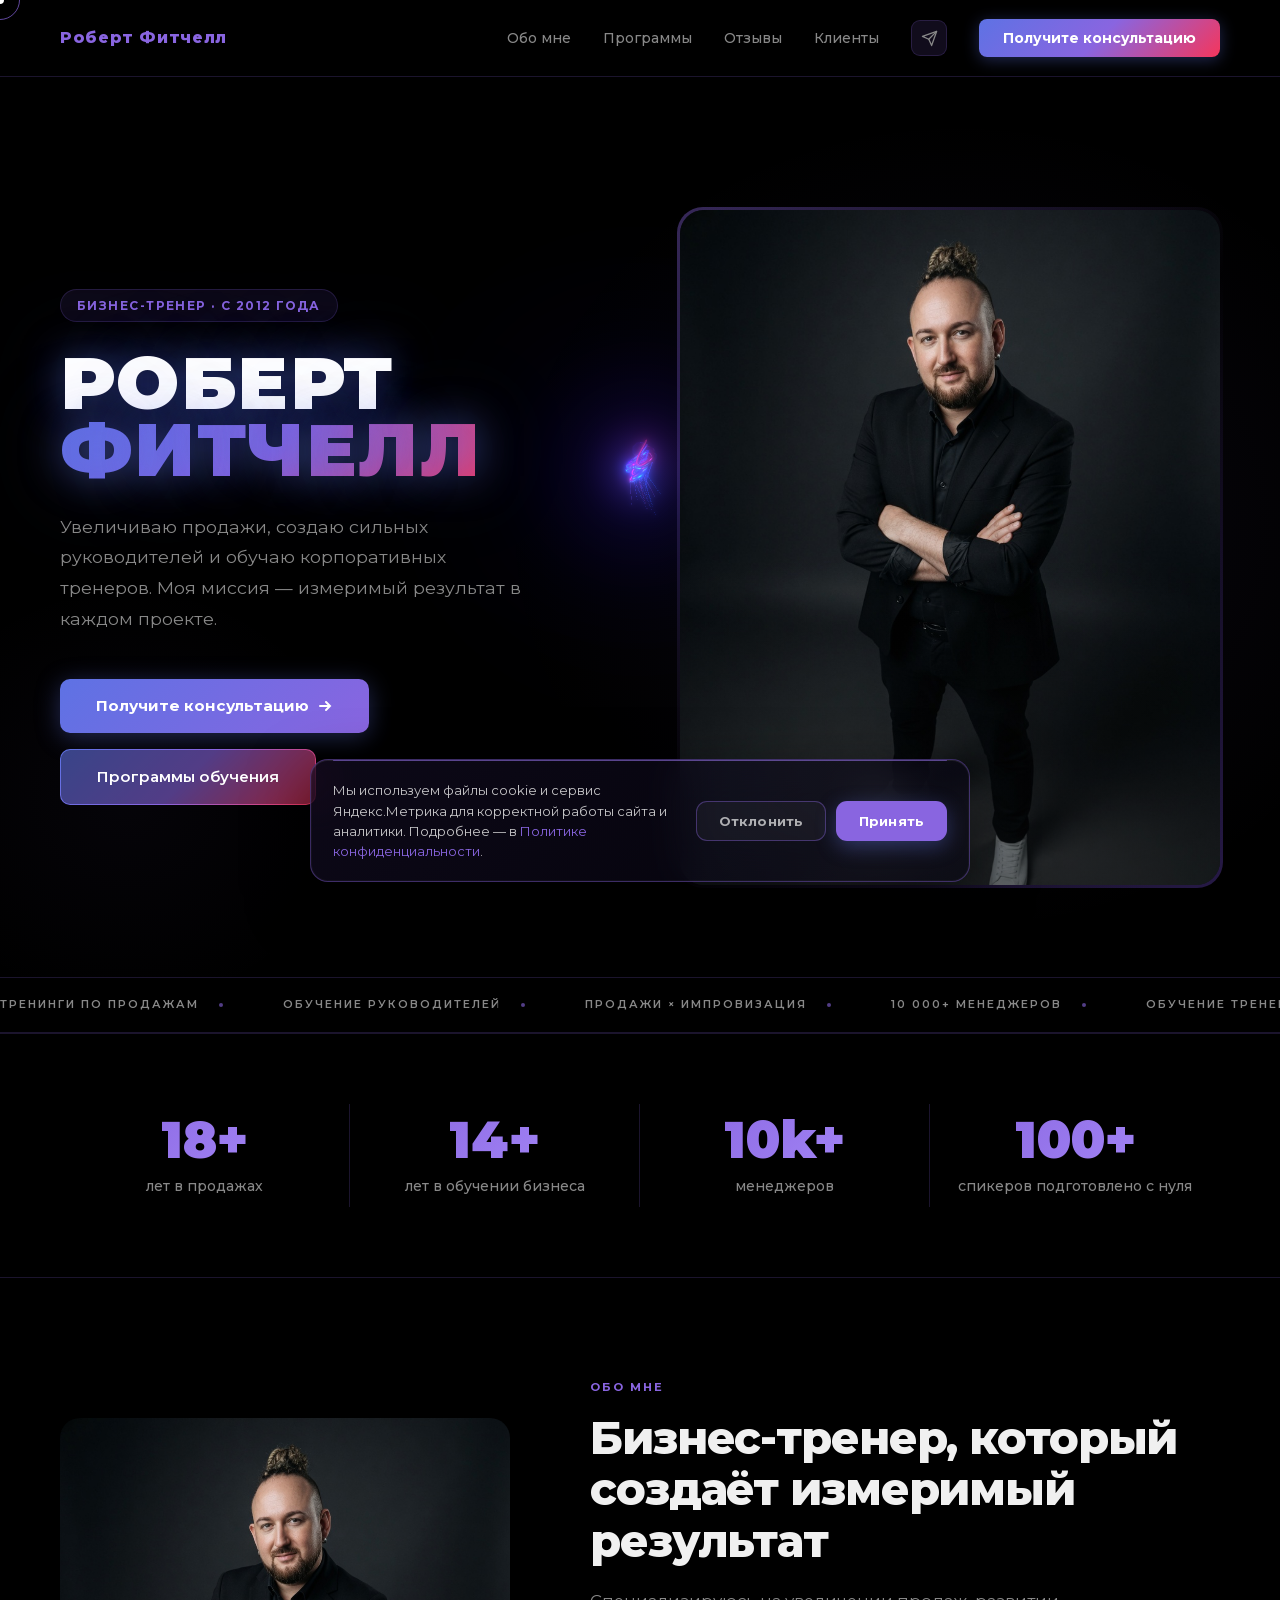
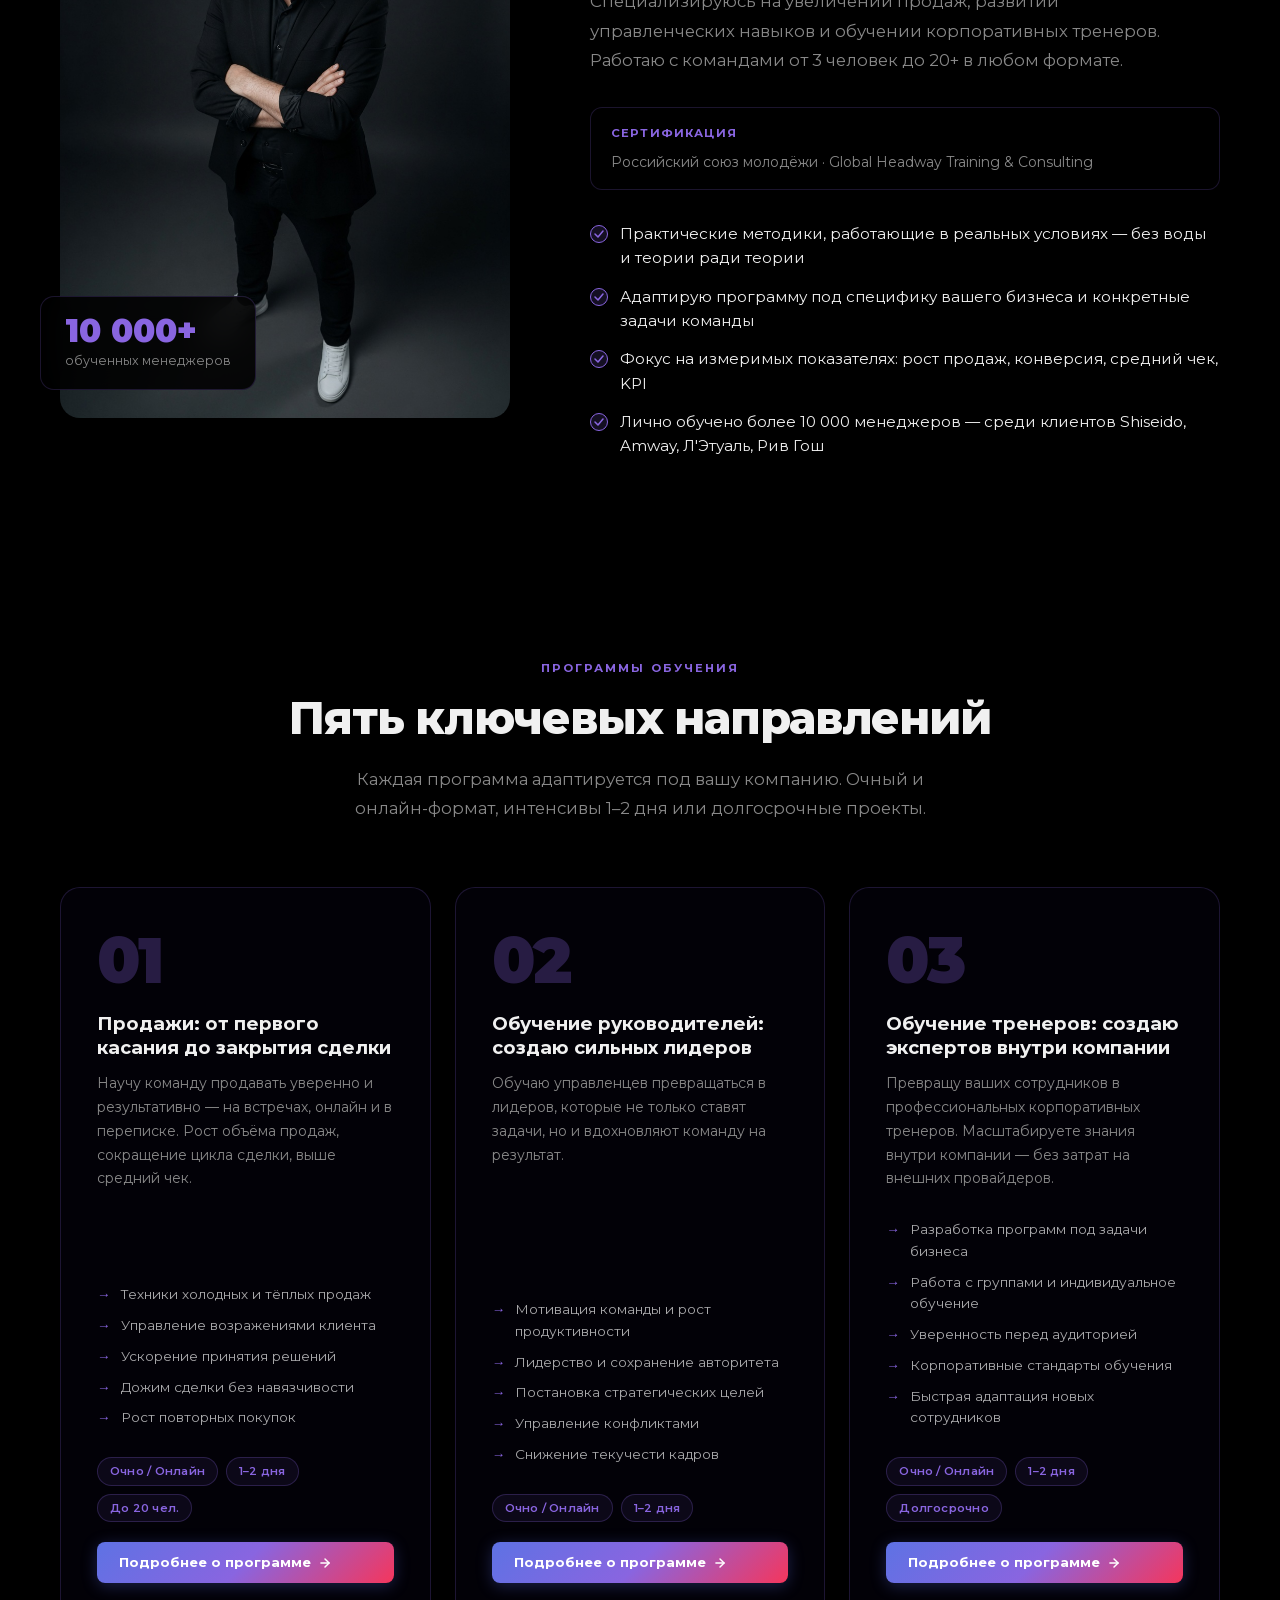
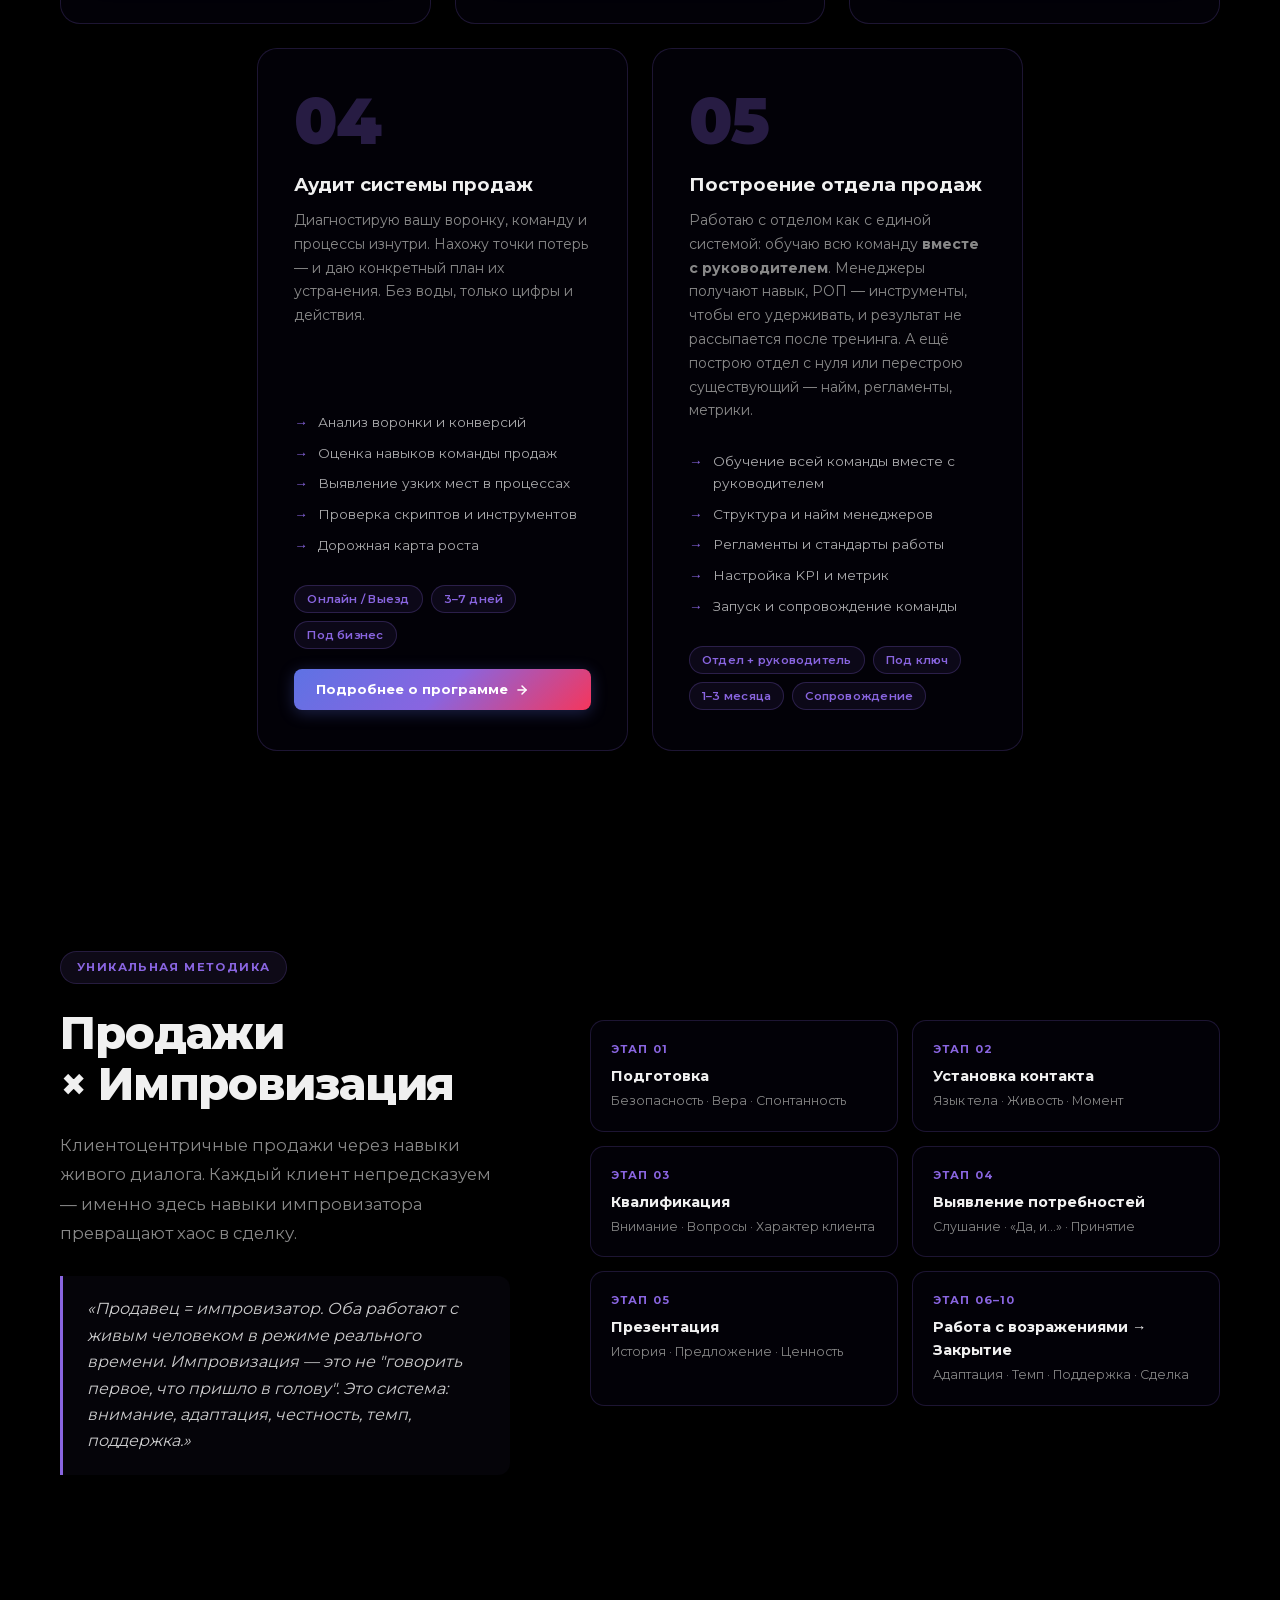
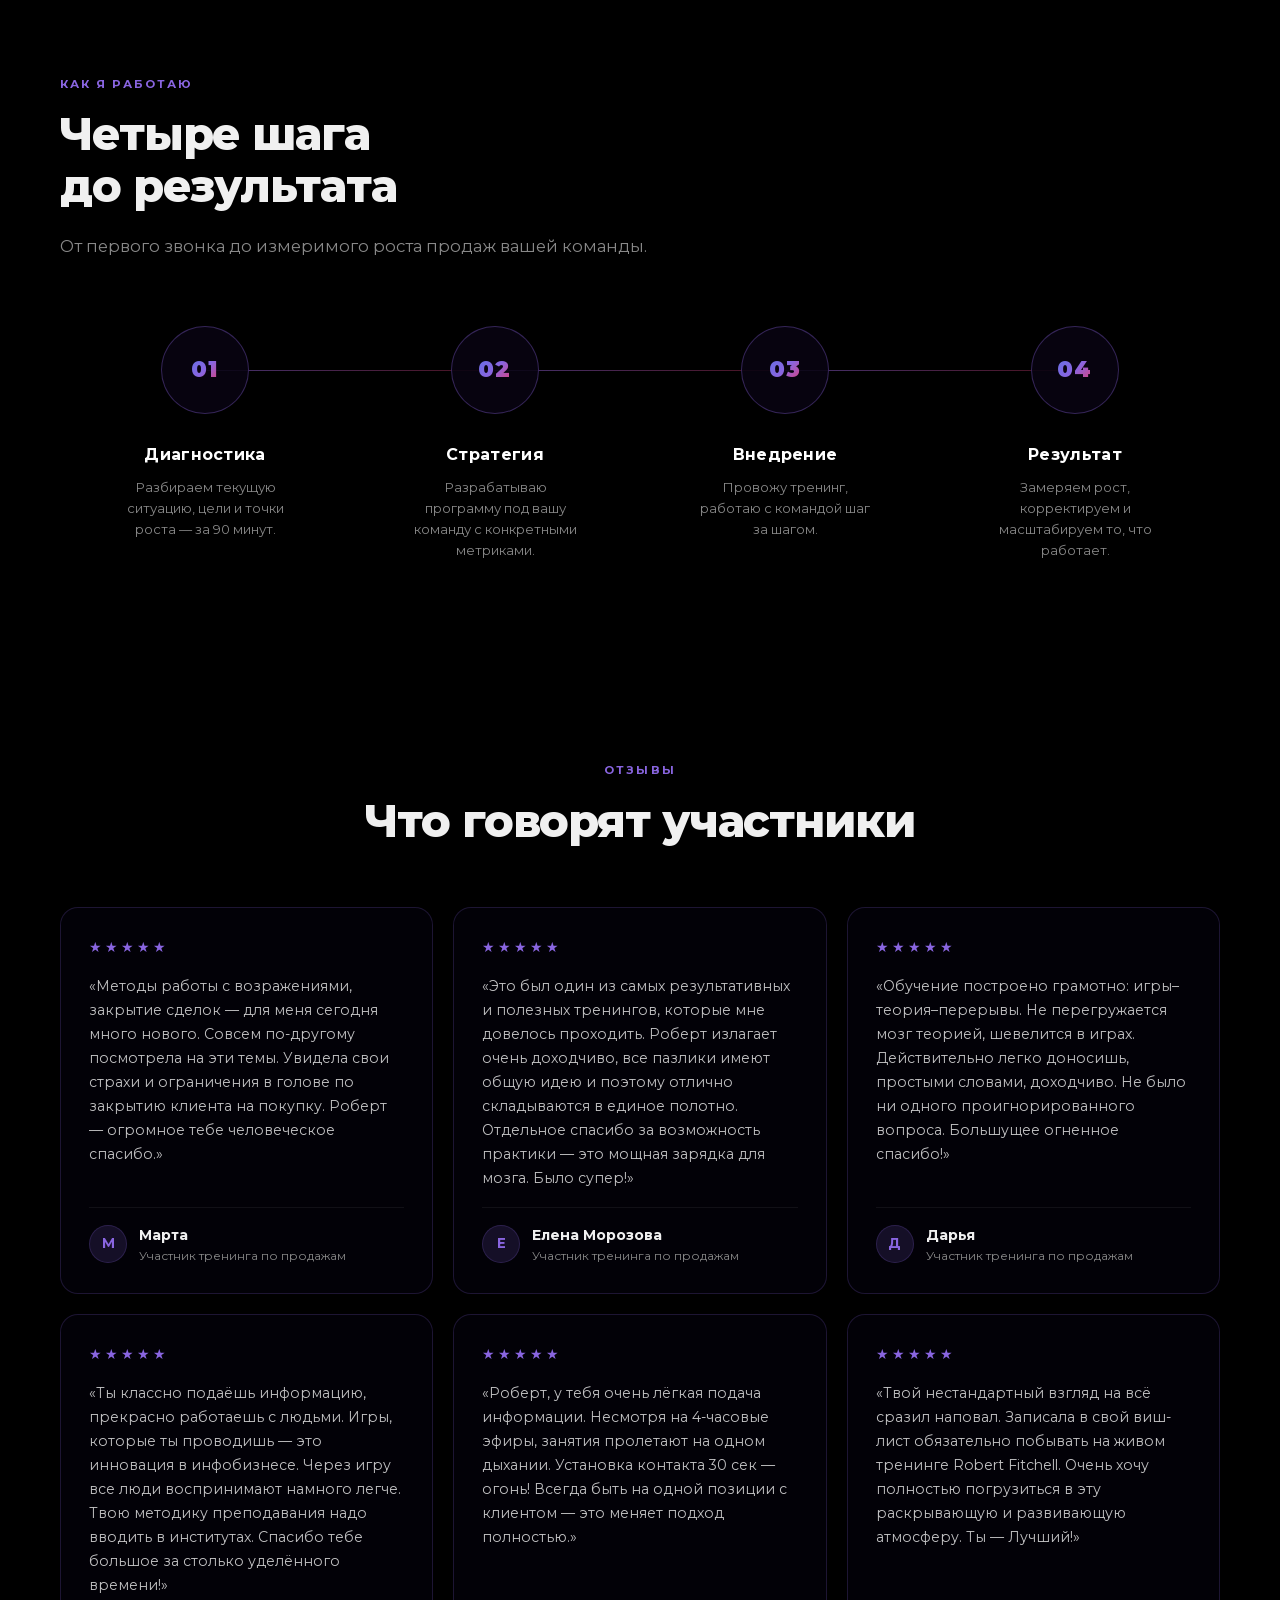
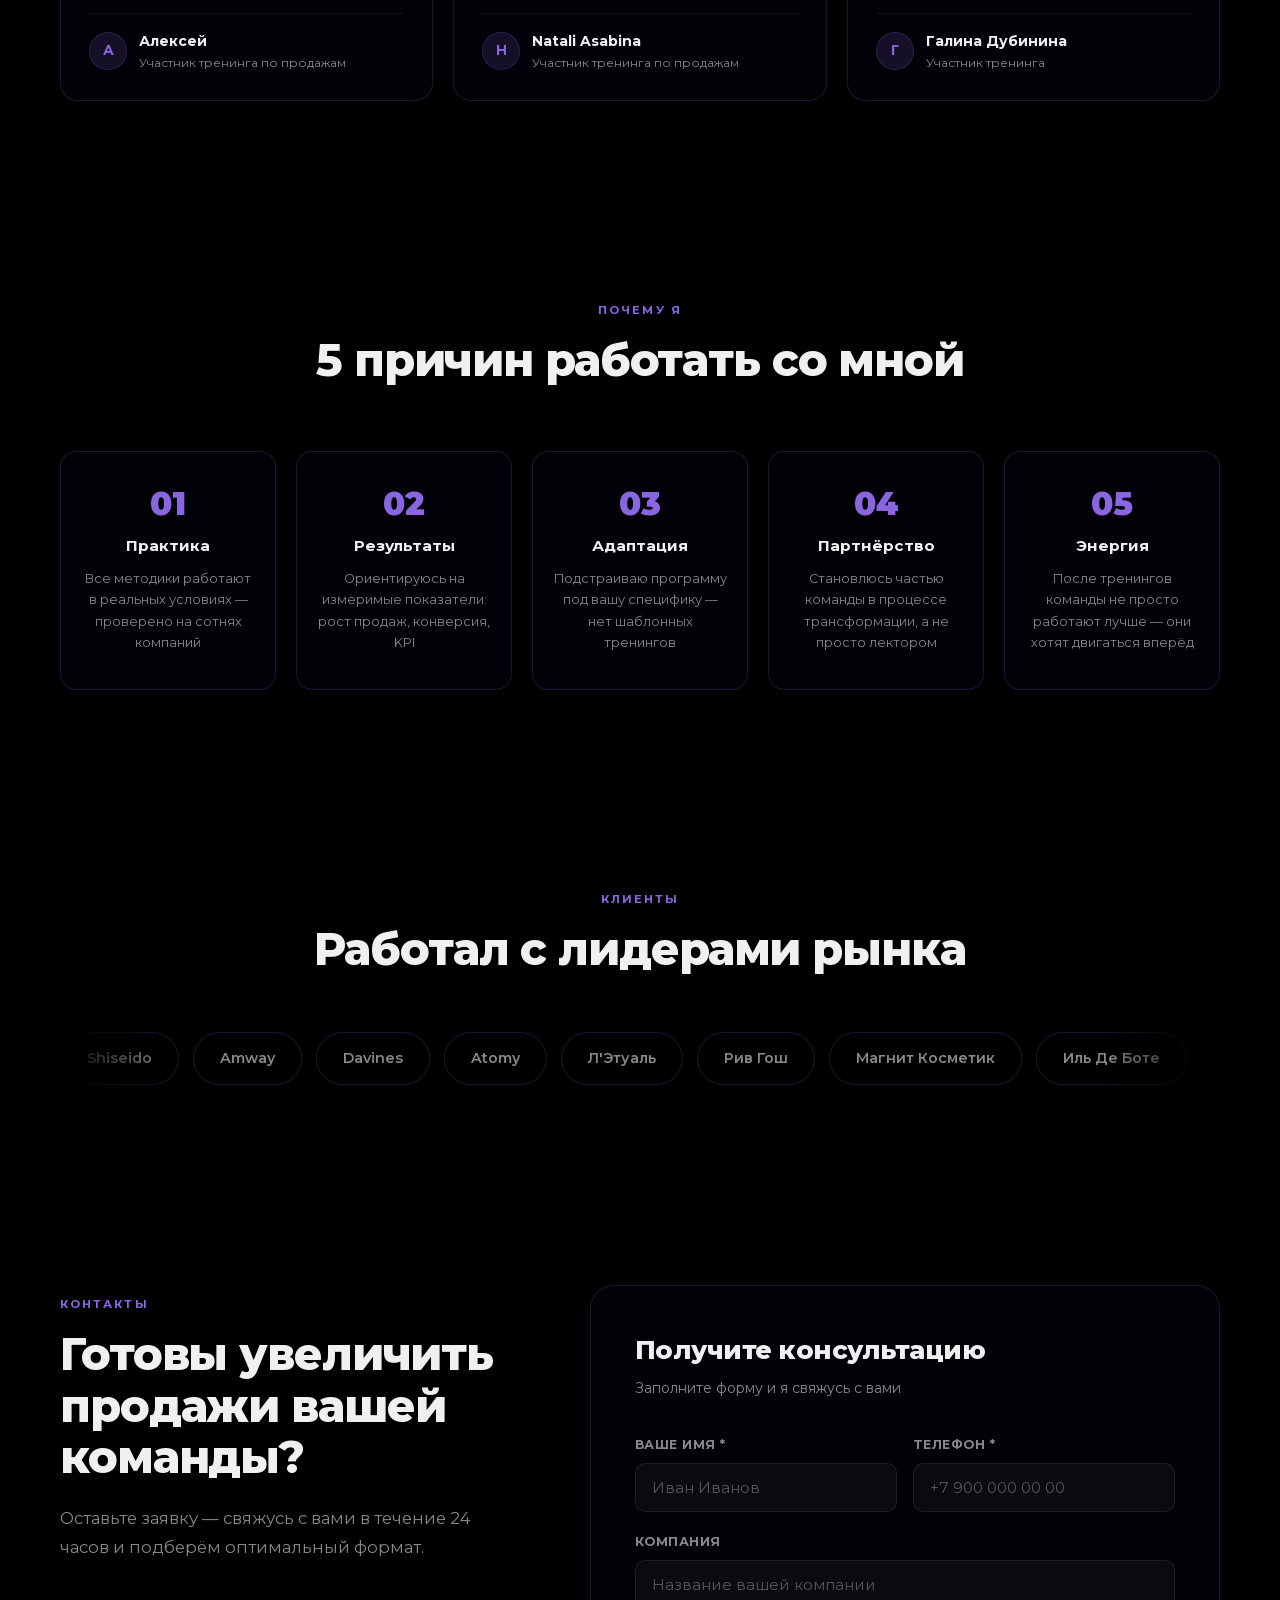
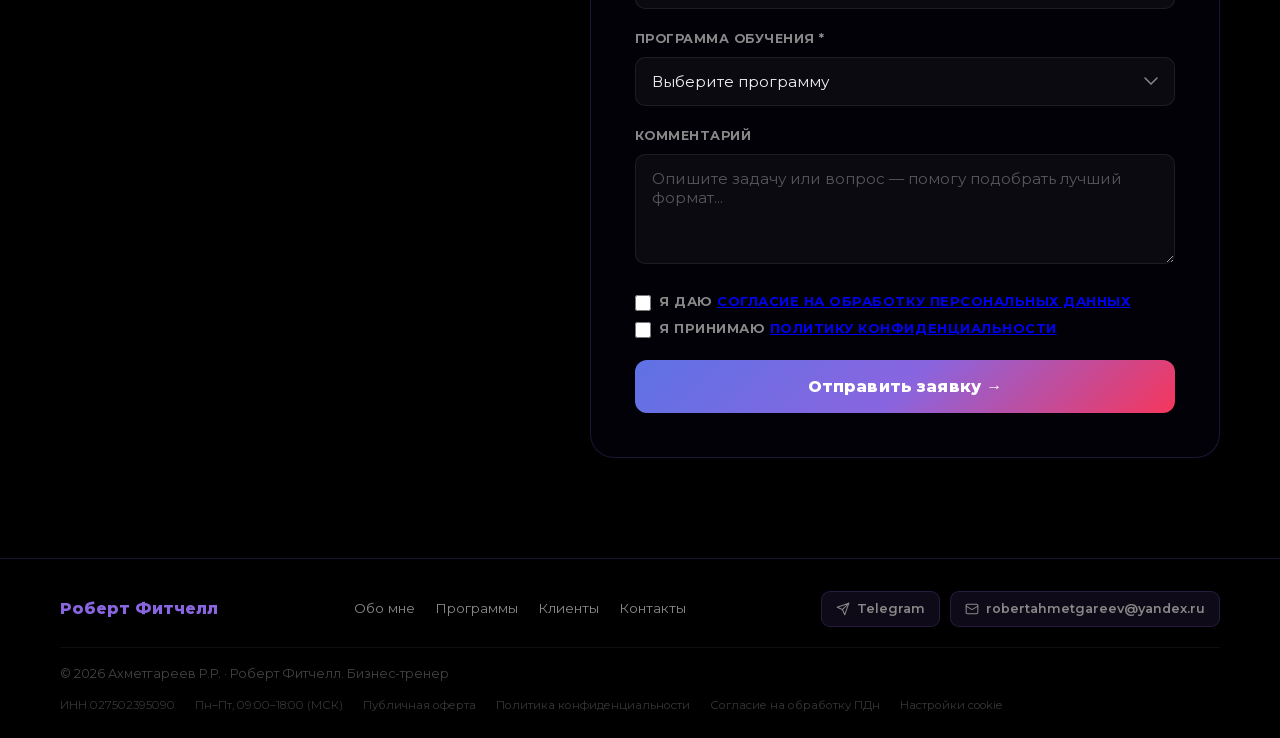
<file: index.html>
<!DOCTYPE html>
<html lang="ru">
<head>
    <meta charset="UTF-8">
    <meta name="viewport" content="width=device-width, initial-scale=1.0">
    <title>Роберт Фитчелл — Бизнес-тренер</title>
    <meta name="description" content="Увеличиваю продажи, создаю сильных руководителей и обучаю корпоративных тренеров. Корпоративные тренинги и консультации с измеримым результатом.">
    <meta property="og:type" content="website">
    <meta property="og:site_name" content="Роберт Фитчелл">
    <meta property="og:locale" content="ru_RU">
    <meta property="og:title" content="Роберт Фитчелл — бизнес-тренер">
    <meta property="og:description" content="Увеличиваю продажи, создаю сильных руководителей и обучаю корпоративных тренеров. Корпоративные тренинги и консультации с измеримым результатом.">
    <meta property="og:url" content="https://robertfitchell.ru/">
    <meta property="og:image" content="https://robertfitchell.ru/photo.jpg">
    <meta name="twitter:card" content="summary_large_image">
    <link rel="canonical" href="https://robertfitchell.ru/">
    <link rel="icon" type="image/svg+xml" href="favicon.svg">
    <link rel="stylesheet" href="/fonts.css">
    <style>

        *, *::before, *::after { box-sizing: border-box; margin: 0; padding: 0; }

        :root {
            --gold: #8965e0;
            --gold-light: #a78bfa;
            --gold-dark: #6040b0;
            --bg: transparent;
            --bg-2: rgba(0,0,0,0.65);
            --bg-3: rgba(0,0,0,0.75);
            --text: #f0f0f0;
            --muted: #888888;
            --border: rgba(137,101,224,0.2);
        }

        html { scroll-behavior: smooth; }
        html, body { overflow-x: hidden; }

        body {
            font-family: 'Montserrat', sans-serif;
            background: var(--bg);
            color: var(--text);
            line-height: 1.6;
            -webkit-font-smoothing: antialiased;
            width: 100%;
            max-width: 100vw;
            cursor: none;
        }

        @media (pointer: coarse) {
            body, a, button { cursor: auto; }
            .cursor, .cursor-ring { display: none; }
        }

        /* ── CUSTOM CURSOR ── */
        .cursor {
            width: 8px; height: 8px;
            background: #ffffff;
            border-radius: 50%;
            position: fixed;
            pointer-events: none;
            z-index: 9999;
            transform: translate(-50%,-50%);
            transition: width .3s, height .3s, background .3s;
        }
        .cursor-ring {
            width: 40px; height: 40px;
            border: 1.5px solid rgba(137, 101, 224, 0.7);
            border-radius: 50%;
            position: fixed;
            pointer-events: none;
            z-index: 9998;
            transform: translate(-50%,-50%);
            transition: width .3s, height .3s;
        }

        /* ── MARQUEE ── */
        .marquee-wrap {
            border-top: 1px solid var(--border);
            border-bottom: 1px solid var(--border);
            background: var(--bg-2);
            overflow: hidden;
            padding: 18px 0;
        }
        .marquee-track {
            display: flex;
            gap: 60px;
            animation: marquee 35s linear infinite;
            width: max-content;
        }
        .marquee-item {
            white-space: nowrap;
            font-size: 11px;
            font-weight: 600;
            letter-spacing: 2px;
            text-transform: uppercase;
            color: var(--muted);
            display: flex;
            align-items: center;
            gap: 20px;
        }
        .marquee-item .sep {
            width: 4px; height: 4px;
            border-radius: 50%;
            background: var(--gold);
            opacity: .6;
        }
        @keyframes marquee {
            from { transform: translateX(0); }
            to   { transform: translateX(-50%); }
        }

        /* ── NAV ── */
        nav {
            position: fixed;
            top: 0; left: 0; right: 0;
            z-index: 100;
            padding: 20px 60px;
            display: flex;
            justify-content: space-between;
            align-items: center;
            background: rgba(0,0,0,0.72);
            backdrop-filter: blur(20px);
            -webkit-backdrop-filter: blur(20px);
            border-bottom: 1px solid var(--border);
            transition: padding 0.3s;
        }

        .nav-logo {
            font-size: 1rem;
            font-weight: 800;
            letter-spacing: 0.04em;
            color: var(--gold);
            text-decoration: none;
        }

        .nav-links {
            display: flex;
            gap: 32px;
            list-style: none;
            align-items: center;
        }

        .nav-links a {
            color: var(--muted);
            text-decoration: none;
            font-size: 0.875rem;
            font-weight: 500;
            transition: color 0.2s;
        }

        .nav-links a:hover { color: var(--gold); }

        .nav-cta {
            background: linear-gradient(135deg, #5e72e4, #8965e0, #f5365c) !important;
            color: #fff !important;
            padding: 10px 24px;
            border-radius: 8px;
            font-weight: 700 !important;
            font-size: 0.875rem !important;
            transition: opacity 0.2s, transform 0.2s !important;
            box-shadow: 0 3px 16px rgba(94,114,228,.35) !important;
        }

        .nav-cta:hover { opacity: .85 !important; transform: translateY(-1px); }

        .nav-social {
            display: inline-flex; align-items: center; justify-content: center;
            width: 36px; height: 36px; border-radius: 9px;
            background: rgba(137,101,224,0.12); border: 1px solid var(--border);
            color: rgba(255,255,255,0.55); transition: background 0.2s, color 0.2s, border-color 0.2s;
            text-decoration: none;
        }
        .nav-social:hover { background: rgba(137,101,224,0.28); color: #fff; border-color: rgba(137,101,224,0.45); }

        .footer-social {
            display: inline-flex; align-items: center; gap: 7px;
            background: rgba(137,101,224,0.1); border: 1px solid var(--border);
            border-radius: 9px; padding: 7px 14px;
            color: var(--muted); font-size: 0.8rem; font-weight: 600;
            text-decoration: none; transition: background 0.2s, color 0.2s, border-color 0.2s;
        }
        .footer-social:hover { background: rgba(137,101,224,0.22); color: #fff; border-color: rgba(137,101,224,0.4); }

        /* ── HERO ── */
        #hero {
            min-height: 100svh;
            min-height: 100vh;
            display: flex;
            align-items: center;
            padding: 120px 60px 80px;
            position: relative;
            overflow: hidden;
        }

        .hero-bg {
            position: absolute;
            inset: 0;
            background:
                radial-gradient(ellipse 55% 70% at 75% 50%, rgba(137,101,224,0.07) 0%, transparent 65%),
                radial-gradient(ellipse 30% 40% at 10% 80%, rgba(137,101,224,0.04) 0%, transparent 60%);
            pointer-events: none;
        }

        .hero-grid {
            display: grid;
            grid-template-columns: 1fr 1fr;
            gap: 80px;
            align-items: center;
            max-width: 1200px;
            margin: 0 auto;
            width: 100%;
            position: relative;
        }

        .hero-tag {
            display: inline-flex;
            align-items: center;
            gap: 8px;
            background: rgba(137,101,224,0.1);
            border: 1px solid var(--border);
            color: var(--gold);
            padding: 6px 16px;
            border-radius: 100px;
            font-size: 0.75rem;
            font-weight: 700;
            letter-spacing: 0.12em;
            text-transform: uppercase;
            margin-bottom: 28px;
        }

        .hero-name {
            font-size: clamp(3.2rem, 5.8vw, 6.8rem);
            font-weight: 900;
            text-transform: uppercase;
            line-height: .9;
            letter-spacing: .02em;
            margin-bottom: 28px;
            color: #fff;
            text-shadow:
                0 0 40px  rgba(94,114,228,.55),
                0 0 100px rgba(94,114,228,.3),
                0 0 200px rgba(137,101,224,.15);
        }

        .hero-name .accent {
            background: linear-gradient(135deg, #5e72e4, #8965e0, #f5365c);
            -webkit-background-clip: text;
            -webkit-text-fill-color: transparent;
            background-clip: text;
        }

        .hero-desc {
            font-size: 1.1rem;
            color: var(--muted);
            line-height: 1.75;
            margin-bottom: 44px;
            max-width: 480px;
        }

        .hero-btns {
            display: flex;
            gap: 16px;
            flex-wrap: wrap;
        }

        .btn-primary {
            background: linear-gradient(135deg, #5e72e4, #8965e0, #f5365c);
            background-size: 200% 200%;
            color: #fff;
            padding: 15px 36px;
            border-radius: 10px;
            font-weight: 700;
            font-size: 0.95rem;
            text-decoration: none;
            transition: all 0.25s;
            display: inline-flex;
            align-items: center;
            gap: 8px;
            box-shadow: 0 4px 24px rgba(94,114,228,.35);
        }

        .btn-primary:hover {
            background-position: right center;
            transform: translateY(-2px);
            box-shadow: 0 6px 32px rgba(137,101,224,.5);
        }

        .btn-secondary {
            border: 1px solid transparent;
            background:
                linear-gradient(rgba(0,0,0,0.4), rgba(0,0,0,0.4)) padding-box,
                linear-gradient(135deg, #5e72e4, #8965e0, #f5365c) border-box;
            color: #fff;
            padding: 15px 36px;
            border-radius: 10px;
            font-weight: 600;
            font-size: 0.95rem;
            text-decoration: none;
            transition: all 0.25s;
        }

        .btn-secondary:hover {
            background:
                linear-gradient(rgba(94,114,228,.15), rgba(137,101,224,.15)) padding-box,
                linear-gradient(135deg, #5e72e4, #8965e0, #f5365c) border-box;
            transform: translateY(-2px);
        }

        .hero-photo {
            position: relative;
        }

        .hero-photo-wrap {
            position: relative;
            border-radius: 24px;
            overflow: hidden;
            background: var(--bg-3);
        }

        .hero-photo-wrap::after {
            content: '';
            position: absolute;
            inset: 0;
            background: linear-gradient(to top, rgba(8,8,8,0.5) 0%, transparent 50%);
            pointer-events: none;
        }

        .hero-photo img {
            width: 100%;
            display: block;
            aspect-ratio: 4/5;
            object-fit: cover;
            object-position: top center;
        }

        .hero-photo-ring {
            position: absolute;
            inset: -3px;
            border-radius: 26px;
            background: linear-gradient(135deg, var(--gold), transparent 50%, var(--gold-dark));
            z-index: -1;
            opacity: 0.4;
        }

        /* ── STATS ── */
        #stats {
            padding: 70px 60px;
            background: var(--bg-2);
            border-top: 1px solid var(--border);
            border-bottom: 1px solid var(--border);
        }

        .stats-grid {
            display: grid;
            grid-template-columns: repeat(4, 1fr);
            gap: 0;
            max-width: 1200px;
            margin: 0 auto;
        }

        .stat-item {
            text-align: center;
            padding: 10px 20px;
            border-right: 1px solid var(--border);
        }

        .stat-item:last-child { border-right: none; }

        .stat-num {
            font-size: clamp(2.8rem, 4vw, 4rem);
            font-weight: 900;
            background: linear-gradient(135deg, var(--gold), var(--gold-light));
            -webkit-background-clip: text;
            -webkit-text-fill-color: transparent;
            background-clip: text;
            line-height: 1;
            margin-bottom: 10px;
        }

        .stat-label {
            color: var(--muted);
            font-size: 0.875rem;
            font-weight: 500;
        }

        /* ── PAGE WRAP — clips all horizontal overflow ── */
        #page-wrap {
            width: 100%;
            max-width: 100vw;
            overflow-x: hidden;
            position: relative;
        }

        /* ── SECTION COMMONS ── */
        section { padding: 100px 60px; }
        nav, #hero, #stats, footer { }

        /* Grid children: prevent min-width:auto from expanding grids */
        .hero-grid > *, .about-grid > *, .programs-grid > *,
        .stats-grid > *, .why-grid > *, .clients-grid > *,
        .improviz-grid > *, .testimonials-grid > *, .testi-grid > * {
            min-width: 0;
        }

        .container { max-width: 1200px; margin: 0 auto; }

        .section-label {
            color: var(--gold);
            font-size: 0.72rem;
            font-weight: 700;
            letter-spacing: 0.18em;
            text-transform: uppercase;
            margin-bottom: 16px;
        }

        .section-title {
            font-size: clamp(2rem, 3.5vw, 3rem);
            font-weight: 800;
            line-height: 1.15;
            letter-spacing: -0.025em;
            margin-bottom: 20px;
        }

        .section-sub {
            color: var(--muted);
            font-size: 1.05rem;
            max-width: 600px;
            line-height: 1.75;
        }

        /* ── ABOUT ── */
        #about .about-grid {
            display: grid;
            grid-template-columns: 5fr 7fr;
            gap: 80px;
            align-items: center;
        }

        .about-img-wrap {
            position: relative;
        }

        .about-img-wrap img {
            width: 100%;
            border-radius: 20px;
            display: block;
            aspect-ratio: 3/4;
            object-fit: cover;
            object-position: top;
            background: var(--bg-3);
        }

        .about-badge {
            position: absolute;
            bottom: 28px;
            left: -20px;
            background: rgba(17,17,17,0.95);
            border: 1px solid var(--border);
            border-radius: 14px;
            padding: 18px 24px;
            backdrop-filter: blur(16px);
            -webkit-backdrop-filter: blur(16px);
        }

        .about-badge-num {
            font-size: 2rem;
            font-weight: 900;
            color: var(--gold);
            line-height: 1;
        }

        .about-badge-text {
            font-size: 0.78rem;
            color: var(--muted);
            margin-top: 4px;
        }

        .about-cert {
            margin-top: 32px;
            padding: 16px 20px;
            border: 1px solid var(--border);
            border-radius: 12px;
            background: rgba(0,0,0,0.45);
            backdrop-filter: blur(14px);
            -webkit-backdrop-filter: blur(14px);
        }

        .about-cert-label {
            font-size: 0.72rem;
            color: var(--gold);
            font-weight: 700;
            letter-spacing: 0.1em;
            text-transform: uppercase;
            margin-bottom: 8px;
        }

        .about-cert-text {
            font-size: 0.875rem;
            color: var(--muted);
            line-height: 1.6;
        }

        .about-points {
            margin-top: 32px;
            display: flex;
            flex-direction: column;
            gap: 14px;
        }

        .about-point {
            display: flex;
            gap: 12px;
            align-items: flex-start;
            font-size: 0.95rem;
            color: var(--text);
        }

        .about-point::before {
            content: '';
            width: 18px;
            height: 18px;
            border-radius: 50%;
            background: rgba(137,101,224,0.15);
            border: 1px solid var(--gold);
            flex-shrink: 0;
            margin-top: 3px;
            background-image: url("data:image/svg+xml,%3Csvg width='10' height='8' viewBox='0 0 10 8' fill='none' xmlns='http://www.w3.org/2000/svg'%3E%3Cpath d='M1 4l3 3 5-6' stroke='%238965e0' stroke-width='1.5' stroke-linecap='round' stroke-linejoin='round'/%3E%3C/svg%3E");
            background-repeat: no-repeat;
            background-position: center;
        }

        /* ── PROGRAMS ── */
        #programs { background: var(--bg-2); }

        .programs-header {
            text-align: center;
            margin-bottom: 64px;
        }

        .programs-header .section-sub {
            margin: 0 auto;
        }

        .programs-grid {
            display: grid;
            grid-template-columns: repeat(6, 1fr);
            gap: 24px;
        }

        .programs-grid .program-card {
            grid-column: span 2;
        }

        .programs-grid .program-card:nth-child(4) { grid-column: 2 / 4; }
        .programs-grid .program-card:nth-child(5) { grid-column: 4 / 6; }

        .program-card {
            background: rgba(0,0,0,0.45);
            border: 1px solid var(--border);
            border-radius: 20px;
            padding: 40px 36px;
            transition: all 0.3s ease;
            position: relative;
            overflow: hidden;
            display: flex;
            flex-direction: column;
            backdrop-filter: blur(14px);
            -webkit-backdrop-filter: blur(14px);
        }

        .program-card::before {
            content: '';
            position: absolute;
            top: 0; left: 0; right: 0;
            height: 3px;
            background: linear-gradient(90deg, var(--gold), transparent);
            opacity: 0;
            transition: opacity 0.3s;
        }

        .program-card:hover {
            border-color: rgba(137,101,224,0.3);
            transform: translateY(-6px);
            box-shadow: 0 20px 60px rgba(0,0,0,0.4);
        }

        .program-card:hover::before { opacity: 1; }

        .program-num {
            font-size: 4rem;
            font-weight: 900;
            color: rgba(137,101,224,0.28);
            line-height: 1;
            margin-bottom: 20px;
            letter-spacing: -0.03em;
        }

        .program-title {
            font-size: 1.15rem;
            font-weight: 700;
            line-height: 1.3;
            margin-bottom: 12px;
        }

        .program-desc {
            color: var(--muted);
            font-size: 0.875rem;
            line-height: 1.7;
            margin-bottom: 28px;
            flex: 1;
        }

        .program-features {
            list-style: none;
            display: flex;
            flex-direction: column;
            gap: 9px;
            margin-bottom: 28px;
        }

        .program-features li {
            display: flex;
            gap: 10px;
            align-items: flex-start;
            font-size: 0.85rem;
            color: rgba(240,240,240,0.7);
        }

        .program-features li::before {
            content: '→';
            color: var(--gold);
            flex-shrink: 0;
            font-weight: 700;
        }

        .program-formats {
            display: flex;
            gap: 8px;
            flex-wrap: wrap;
        }

        .program-link {
            display: inline-flex;
            align-items: center;
            gap: 7px;
            margin-top: 20px;
            padding: 10px 22px;
            border-radius: 8px;
            background: linear-gradient(135deg, #5e72e4, #8965e0, #f5365c);
            color: #fff;
            font-size: 0.82rem;
            font-weight: 700;
            text-decoration: none;
            box-shadow: 0 3px 16px rgba(94,114,228,.3);
            transition: opacity 0.2s, transform 0.2s;
        }
        .program-link:hover { opacity: .85; transform: translateY(-1px); }
        .program-link svg { transition: transform 0.2s; }
        .program-link:hover svg { transform: translateX(3px); }

        .format-tag {
            background: rgba(137,101,224,0.08);
            border: 1px solid rgba(137,101,224,0.25);
            color: var(--gold);
            padding: 4px 12px;
            border-radius: 100px;
            font-size: 0.72rem;
            font-weight: 600;
            letter-spacing: 0.02em;
        }

        /* ── PROCESS ── */
        #process { background: var(--bg); }

        .process-steps {
            display: flex;
            align-items: flex-start;
            gap: 0;
            margin-top: 64px;
            position: relative;
        }

        .process-step {
            flex: 1;
            display: flex;
            flex-direction: column;
            align-items: center;
            text-align: center;
            position: relative;
        }

        .process-step:not(:last-child)::after {
            content: '';
            position: absolute;
            top: 44px;
            left: 50%;
            width: 100%;
            height: 1px;
            background: linear-gradient(90deg, rgba(137,101,224,.5), rgba(245,54,92,.3));
        }

        .process-circle {
            width: 88px;
            height: 88px;
            border-radius: 50%;
            border: 1.5px solid rgba(137,101,224,.35);
            background: rgba(8,4,18,0.85);
            display: flex;
            align-items: center;
            justify-content: center;
            position: relative;
            z-index: 1;
            margin-bottom: 28px;
            transition: border-color .3s, box-shadow .3s;
        }

        .process-step:hover .process-circle {
            border-color: rgba(137,101,224,.8);
            box-shadow: 0 0 24px rgba(137,101,224,.25);
        }

        .process-num {
            font-size: 1.4rem;
            font-weight: 900;
            letter-spacing: .05em;
            background: linear-gradient(135deg, #5e72e4, #8965e0, #f5365c);
            -webkit-background-clip: text;
            -webkit-text-fill-color: transparent;
            background-clip: text;
        }

        .process-title {
            font-size: 1rem;
            font-weight: 700;
            color: #fff;
            margin-bottom: 10px;
            letter-spacing: .02em;
        }

        .process-desc {
            font-size: 0.82rem;
            color: var(--muted);
            line-height: 1.6;
            max-width: 180px;
            margin: 0 auto;
        }

        @media (max-width: 768px) {
            .process-steps { flex-direction: column; align-items: center; gap: 40px; }
            .process-step:not(:last-child)::after {
                top: auto; left: 50%; bottom: -40px;
                width: 1px; height: 40px;
                background: linear-gradient(180deg, rgba(137,101,224,.5), rgba(245,54,92,.3));
            }
        }

        /* ── IMPROVIZ ── */
        #improviz { background: var(--bg); }

        .improviz-grid {
            display: grid;
            grid-template-columns: 5fr 7fr;
            gap: 80px;
            align-items: center;
        }

        .improviz-tag {
            display: inline-flex;
            align-items: center;
            gap: 8px;
            background: rgba(137,101,224,0.1);
            border: 1px solid var(--border);
            color: var(--gold);
            padding: 6px 16px;
            border-radius: 100px;
            font-size: 0.72rem;
            font-weight: 700;
            letter-spacing: 0.12em;
            text-transform: uppercase;
            margin-bottom: 24px;
        }

        .improviz-quote {
            margin-top: 28px;
            padding: 20px 24px;
            border-left: 3px solid var(--gold);
            background: rgba(137,101,224,0.04);
            border-radius: 0 12px 12px 0;
            font-size: 1rem;
            font-style: italic;
            color: rgba(240,240,240,0.85);
            line-height: 1.65;
        }

        .improviz-steps {
            display: grid;
            grid-template-columns: 1fr 1fr;
            gap: 14px;
        }

        .improviz-step {
            background: rgba(0,0,0,0.45);
            border: 1px solid var(--border);
            border-radius: 14px;
            padding: 20px;
            transition: all 0.25s;
            backdrop-filter: blur(14px);
            -webkit-backdrop-filter: blur(14px);
        }

        .improviz-step:hover {
            border-color: rgba(137,101,224,0.3);
            background: rgba(137,101,224,0.04);
        }

        .improviz-step-num {
            font-size: 0.7rem;
            font-weight: 700;
            color: var(--gold);
            letter-spacing: 0.1em;
            margin-bottom: 6px;
        }

        .improviz-step-title {
            font-size: 0.9rem;
            font-weight: 700;
            margin-bottom: 4px;
        }

        .improviz-step-sub {
            font-size: 0.78rem;
            color: var(--muted);
            line-height: 1.5;
        }

        /* ── TESTIMONIALS ── */
        #testimonials { background: var(--bg-2); }

        .testimonials-header {
            text-align: center;
            margin-bottom: 60px;
        }

        .testimonials-grid {
            display: grid;
            grid-template-columns: repeat(3, 1fr);
            gap: 20px;
        }

        .testi-card {
            background: rgba(0,0,0,0.45);
            border: 1px solid var(--border);
            border-radius: 18px;
            padding: 28px;
            display: flex;
            flex-direction: column;
            gap: 16px;
            transition: all 0.3s;
            backdrop-filter: blur(14px);
            -webkit-backdrop-filter: blur(14px);
        }

        .testi-card:hover {
            border-color: rgba(137,101,224,0.25);
            transform: translateY(-4px);
        }

        .testi-stars {
            display: flex;
            gap: 3px;
        }

        .testi-stars span {
            color: var(--gold);
            font-size: 0.9rem;
        }

        .testi-text {
            font-size: 0.88rem;
            color: rgba(240,240,240,0.8);
            line-height: 1.7;
            flex: 1;
        }

        .testi-author {
            display: flex;
            align-items: center;
            gap: 12px;
            padding-top: 16px;
            border-top: 1px solid rgba(255,255,255,0.06);
        }

        .testi-avatar {
            width: 38px;
            height: 38px;
            border-radius: 50%;
            background: rgba(137,101,224,0.15);
            border: 1px solid var(--border);
            display: flex;
            align-items: center;
            justify-content: center;
            font-size: 0.85rem;
            font-weight: 700;
            color: var(--gold);
            flex-shrink: 0;
        }

        .testi-name {
            font-size: 0.875rem;
            font-weight: 700;
        }

        .testi-role {
            font-size: 0.75rem;
            color: var(--muted);
        }

        @media (max-width: 1024px) {
            .improviz-grid { grid-template-columns: 1fr; gap: 40px; }
            .improviz-steps { grid-template-columns: 1fr; }
            .testimonials-grid { grid-template-columns: 1fr; }
        }

        /* ── WHY ME ── */
        #why .why-intro {
            text-align: center;
            margin-bottom: 64px;
        }

        .why-grid {
            display: grid;
            grid-template-columns: repeat(5, 1fr);
            gap: 20px;
        }

        .why-card {
            text-align: center;
            padding: 36px 20px;
            border: 1px solid var(--border);
            border-radius: 16px;
            transition: all 0.3s;
            background: rgba(0,0,0,0.45);
            backdrop-filter: blur(14px);
            -webkit-backdrop-filter: blur(14px);
        }

        .why-card:hover {
            border-color: rgba(137,101,224,0.35);
            background: rgba(137,101,224,0.04);
            transform: translateY(-4px);
        }

        .why-num {
            font-size: 2rem;
            font-weight: 900;
            color: var(--gold);
            margin-bottom: 14px;
            line-height: 1;
        }

        .why-title {
            font-size: 0.95rem;
            font-weight: 700;
            margin-bottom: 10px;
        }

        .why-desc {
            font-size: 0.8rem;
            color: var(--muted);
            line-height: 1.65;
        }

        /* ── CLIENTS ── */
        #clients { background: var(--bg-2); }

        .clients-header {
            text-align: center;
            margin-bottom: 56px;
        }

        .clients-grid {
            display: grid;
            grid-template-columns: repeat(4, 1fr);
            gap: 14px;
            max-width: 900px;
            margin: 0 auto;
        }

        .client-item {
            background: rgba(0,0,0,0.45);
            border: 1px solid var(--border);
            border-radius: 12px;
            padding: 18px 20px;
            text-align: center;
            font-weight: 600;
            font-size: 0.875rem;
            color: var(--muted);
            transition: all 0.2s;
            backdrop-filter: blur(14px);
            -webkit-backdrop-filter: blur(14px);
        }

        .client-item:hover {
            border-color: rgba(137,101,224,0.35);
            color: var(--text);
        }

        .clients-marquee {
            position: relative;
            overflow: hidden;
            -webkit-mask-image: linear-gradient(90deg, transparent, #000 10%, #000 90%, transparent);
            mask-image: linear-gradient(90deg, transparent, #000 10%, #000 90%, transparent);
        }
        .clients-marquee:hover .clients-marquee-track { animation-play-state: paused; }
        .clients-marquee-track {
            display: flex;
            gap: 14px;
            width: max-content;
            animation: clients-scroll 45s linear infinite;
        }
        .client-chip {
            white-space: nowrap;
            background: rgba(0,0,0,0.45);
            border: 1px solid var(--border);
            border-radius: 100px;
            padding: 14px 26px;
            font-weight: 600;
            font-size: 0.9rem;
            color: var(--muted);
            backdrop-filter: blur(14px);
            -webkit-backdrop-filter: blur(14px);
            transition: color 0.2s, border-color 0.2s;
        }
        .client-chip:hover { color: var(--text); border-color: rgba(137,101,224,0.4); }
        @keyframes clients-scroll {
            from { transform: translateX(0); }
            to   { transform: translateX(-50%); }
        }

        /* ── CONTACT ── */
        #contact { background: var(--bg); }

        .contact-grid {
            display: grid;
            grid-template-columns: 5fr 7fr;
            gap: 80px;
            align-items: start;
        }

        .contact-info { padding-top: 10px; }

        .contact-info-items {
            margin-top: 40px;
            display: flex;
            flex-direction: column;
            gap: 20px;
        }

        .contact-info-item {
            display: flex;
            align-items: center;
            gap: 16px;
        }

        .contact-info-icon {
            width: 48px;
            height: 48px;
            background: rgba(137,101,224,0.1);
            border: 1px solid var(--border);
            border-radius: 12px;
            display: flex;
            align-items: center;
            justify-content: center;
            flex-shrink: 0;
            font-size: 1.3rem;
        }

        .contact-info-label {
            font-size: 0.75rem;
            color: var(--muted);
            margin-bottom: 3px;
            font-weight: 500;
        }

        .contact-info-val {
            font-weight: 700;
            font-size: 0.95rem;
        }

        /* FORM */
        .form-card {
            background: rgba(0,0,0,0.45);
            border: 1px solid var(--border);
            border-radius: 24px;
            backdrop-filter: blur(16px);
            -webkit-backdrop-filter: blur(16px);
            padding: 44px;
        }

        .form-title {
            font-size: 1.6rem;
            font-weight: 800;
            margin-bottom: 6px;
            letter-spacing: -0.02em;
        }

        .form-sub {
            color: var(--muted);
            font-size: 0.875rem;
            margin-bottom: 36px;
        }

        .form-group {
            margin-bottom: 20px;
        }

        label {
            display: block;
            font-size: 0.78rem;
            font-weight: 700;
            color: var(--muted);
            margin-bottom: 8px;
            letter-spacing: 0.04em;
            text-transform: uppercase;
        }

        input, select, textarea {
            width: 100%;
            background: rgba(255,255,255,0.04);
            border: 1px solid rgba(255,255,255,0.08);
            color: var(--text);
            padding: 14px 16px;
            border-radius: 10px;
            font-size: 0.95rem;
            font-family: inherit;
            outline: none;
            transition: border-color 0.2s, background 0.2s;
            -webkit-appearance: none;
            appearance: none;
        }

        input[type="checkbox"] {
            width: 16px;
            min-width: 16px;
            height: 16px;
            padding: 0;
            -webkit-appearance: checkbox;
            appearance: checkbox;
            background: transparent;
            border: none;
            border-radius: 3px;
            cursor: pointer;
            accent-color: var(--gold);
        }

        input:focus, select:focus, textarea:focus {
            border-color: var(--gold);
            background: rgba(137,101,224,0.04);
        }

        input::placeholder, textarea::placeholder { color: rgba(136,136,136,0.6); }

        select { cursor: pointer; background-image: url("data:image/svg+xml,%3Csvg xmlns='http://www.w3.org/2000/svg' width='14' height='8' viewBox='0 0 14 8'%3E%3Cpath d='M1 1l6 6 6-6' stroke='%23888' stroke-width='1.5' fill='none' stroke-linecap='round'/%3E%3C/svg%3E"); background-repeat: no-repeat; background-position: right 16px center; padding-right: 40px; }

        select option { background: #1a1a1a; }

        textarea { resize: vertical; min-height: 110px; }

        .form-row {
            display: grid;
            grid-template-columns: 1fr 1fr;
            gap: 16px;
        }

        .btn-submit {
            width: 100%;
            background: linear-gradient(135deg, #5e72e4, #8965e0, #f5365c);
            color: #fff;
            border: none;
            padding: 17px;
            border-radius: 12px;
            font-size: 1rem;
            font-weight: 800;
            cursor: pointer;
            font-family: inherit;
            transition: all 0.2s;
            margin-top: 8px;
            letter-spacing: 0.01em;
        }

        .btn-submit:hover {
            opacity: .88;
            transform: translateY(-2px);
        }

        .btn-submit:disabled {
            opacity: 0.7;
            cursor: not-allowed;
            transform: none;
        }

        .form-note {
            text-align: center;
            margin-top: 14px;
            font-size: 0.72rem;
            color: rgba(136,136,136,0.6);
            line-height: 1.5;
        }

        /* ── FOOTER ── */
        footer {
            background: var(--bg-2);
            border-top: 1px solid var(--border);
            padding: 32px 60px 24px;
            overflow: hidden;
        }

        .footer-top {
            display: flex;
            align-items: center;
            justify-content: space-between;
            flex-wrap: wrap;
            gap: 16px;
            margin-bottom: 20px;
        }

        .footer-brand {
            font-size: 1rem;
            font-weight: 800;
            color: var(--gold);
            white-space: nowrap;
        }

        .footer-links {
            display: flex;
            gap: 20px;
            align-items: center;
            flex-wrap: wrap;
        }

        .footer-links a {
            color: var(--muted);
            text-decoration: none;
            font-size: 0.85rem;
            transition: color 0.2s;
            white-space: nowrap;
        }

        .footer-links a:hover { color: var(--gold); }

        .footer-socials {
            display: flex;
            gap: 10px;
            align-items: center;
            flex-wrap: wrap;
        }

        .footer-bottom {
            display: flex;
            align-items: center;
            justify-content: space-between;
            flex-wrap: wrap;
            gap: 12px;
            padding-top: 16px;
            border-top: 1px solid rgba(255,255,255,0.05);
        }

        .footer-copy {
            color: rgba(136,136,136,0.5);
            font-size: 0.78rem;
        }

        .footer-legal {
            font-size: 0.72rem;
            color: rgba(136,136,136,0.4);
            display: flex;
            gap: 20px;
            flex-wrap: wrap;
        }

        .footer-legal a {
            color: rgba(136,136,136,0.4);
            text-decoration: none;
            transition: color 0.2s;
        }

        .footer-legal a:hover { color: var(--gold); }

        /* ── ANIMATIONS ── */
        .fade-up {
            opacity: 0;
            transform: translateY(28px);
            transition: opacity 0.65s ease, transform 0.65s ease;
        }

        .fade-up.visible {
            opacity: 1;
            transform: translateY(0);
        }

        .fade-up:nth-child(2) { transition-delay: 0.1s; }
        .fade-up:nth-child(3) { transition-delay: 0.2s; }
        .fade-up:nth-child(4) { transition-delay: 0.3s; }
        .fade-up:nth-child(5) { transition-delay: 0.4s; }

        /* ── RESPONSIVE ── */
        @media (max-width: 1024px) {
            nav { padding: 16px 24px; }
            .nav-links { display: none; }
            nav .nav-logo { font-size: 0.95rem; }

            #hero, section, #stats, footer { padding-left: 24px; padding-right: 24px; }
            #hero { padding-top: 100px; padding-bottom: 60px; }

            .hero-grid { grid-template-columns: 1fr; gap: 48px; }
            .hero-photo { order: -1; max-width: 320px; margin: 0 auto; }
            .hero-photo-ring { display: none; }
            .hero-name { font-size: 3.4rem; }
            .hero-desc { max-width: 100%; }

            .stats-grid { grid-template-columns: repeat(2, 1fr); gap: 0; }
            .stat-item:nth-child(2) { border-right: none; }
            .stat-item:nth-child(3) { border-top: 1px solid var(--border); border-right: 1px solid var(--border); }
            .stat-item:nth-child(4) { border-top: 1px solid var(--border); border-right: none; }
            .stat-item { padding: 24px 16px; }

            #about .about-grid,
            .contact-grid { grid-template-columns: 1fr; gap: 48px; }
            .about-img-wrap img { max-height: 400px; }
            .about-badge { left: 0; }

            .programs-grid { grid-template-columns: repeat(2, 1fr); }
            .programs-grid .program-card { grid-column: auto; }
            .programs-grid .program-card:nth-child(4) { grid-column: auto; }
            .programs-grid .program-card:nth-child(5) { grid-column: auto; }
            .why-grid { grid-template-columns: repeat(2, 1fr); }
            .why-card:last-child { grid-column: span 2; max-width: 340px; margin: 0 auto; }
            .clients-grid { grid-template-columns: repeat(2, 1fr); }

            footer { padding: 28px 24px; }
            .footer-top { justify-content: flex-start; }
            .form-row { grid-template-columns: 1fr; }
        }

        @media (max-width: 480px) {
            nav { padding: 14px 16px; }
            #hero, section, #stats, footer { padding-left: 16px; padding-right: 16px; }
            #hero { padding-top: 88px; padding-bottom: 48px; }

            .hero-name { font-size: 2.6rem; line-height: 1; }
            .hero-tag { font-size: 0.65rem; padding: 5px 12px; }
            .hero-btns { flex-direction: column; gap: 12px; }
            .btn-primary, .btn-secondary { text-align: center; justify-content: center; width: 100%; }
            .hero-desc { font-size: 0.95rem; }

            .stats-grid { grid-template-columns: 1fr 1fr; }
            .stat-num { font-size: 2rem; }

            .about-grid { grid-template-columns: 1fr; }
            .about-img-wrap { max-width: 100%; }
            .about-img-wrap img { max-height: 280px; object-fit: cover; }

            .why-grid { grid-template-columns: 1fr; }
            .why-card:last-child { grid-column: span 1; max-width: 100%; }
            .programs-grid { grid-template-columns: 1fr; }
            .clients-grid { grid-template-columns: repeat(2, 1fr); }
            .testi-grid { grid-template-columns: 1fr; }

            .form-card { padding: 24px 16px; }
            .form-row { grid-template-columns: 1fr; }

            footer { padding: 24px 16px 20px; }
            .footer-top { flex-direction: column; align-items: flex-start; gap: 14px; }
            .footer-bottom { flex-direction: column; align-items: flex-start; gap: 6px; }
            .footer-links { gap: 12px; }
            .footer-socials { width: 100%; }
            .footer-social { flex: 1; justify-content: center; }
        }

        @media (max-width: 375px) {
            .hero-name { font-size: 2.2rem; }
            .hero-btns { gap: 10px; }
            .stat-num { font-size: 1.8rem; }
            .clients-grid { grid-template-columns: 1fr; }
        }


        /* ── TUBES: transparent/semi-transparent backgrounds ── */
        html { background: #000; }
        body { background: transparent; }
        #hero           { background: transparent !important; }
        #stats          { background: rgba(0,0,0,0.68) !important; }
        #about          { background: rgba(0,0,0,0.55) !important; }
        .about-badge    { background: rgba(0,0,0,0.88) !important; }
        #programs       { background: rgba(0,0,0,0.65) !important; }
        /* Sections fully transparent — tubes visible everywhere */
        #stats          { background: rgba(0,0,0,0.30) !important; }
        #about          { background: transparent !important; }
        #programs       { background: transparent !important; }
        #process        { background: transparent !important; }
        .process-circle { background: rgba(8,4,18,0.88) !important; }
        #improviz       { background: transparent !important; }
        #testimonials   { background: transparent !important; }
        #why            { background: transparent !important; }
        #clients        { background: transparent !important; }
        #contact        { background: transparent !important; }
        footer          { background: rgba(0,0,0,0.75) !important; }

        /* Frosted glass cards */
        .program-card   { background: rgba(4,2,14,0.55) !important; backdrop-filter: blur(14px) !important; -webkit-backdrop-filter: blur(14px) !important; }
        .improviz-step  { background: rgba(4,2,14,0.50) !important; backdrop-filter: blur(14px) !important; -webkit-backdrop-filter: blur(14px) !important; }
        .testi-card     { background: rgba(4,2,14,0.50) !important; backdrop-filter: blur(14px) !important; -webkit-backdrop-filter: blur(14px) !important; }
        .why-card       { background: rgba(4,2,14,0.50) !important; backdrop-filter: blur(14px) !important; -webkit-backdrop-filter: blur(14px) !important; }
        .client-item    { background: rgba(4,2,14,0.50) !important; backdrop-filter: blur(14px) !important; -webkit-backdrop-filter: blur(14px) !important; }
        .form-card      { background: rgba(4,2,14,0.60) !important; backdrop-filter: blur(16px) !important; -webkit-backdrop-filter: blur(16px) !important; }
        .marquee-wrap   { background: rgba(0,0,0,0.60) !important; }
        /* All sections above canvas */
        nav, .marquee-wrap, #hero, #stats, #process, section, footer { position: relative; z-index: 2; }
        nav { z-index: 100; }


        /* ── TUBES: loader, canvas, overlay, ripple ── */
        #tubes-wrapper {
            position: fixed;
            top: 0; left: 0;
            width: 100vw;
            height: 100vh;
            z-index: 0;
        }
        #tubes-canvas {
            display: block;
            width: 100%;
            height: 100%;
        }
        .tubes-overlay {
            position: fixed;
            inset: 0;
            z-index: 1;
            background: radial-gradient(ellipse at center, transparent 30%, rgba(0,0,0,0.45) 100%);
            pointer-events: none;
        }
        #tubes-loader {
            position: fixed; inset: 0; z-index: 600;
            background: #000;
            display: flex; align-items: center; justify-content: center;
            transition: opacity 0.6s ease;
        }
        #tubes-loader.hidden { opacity: 0; pointer-events: none; }
        #tubes-loader-dot {
            width: 8px; height: 8px; border-radius: 50%;
            background: #8965e0;
            animation: ldpulse 1s ease-in-out infinite;
        }
        @keyframes ldpulse { 0%,100%{transform:scale(1);opacity:1} 50%{transform:scale(1.8);opacity:0.4} }
        .color-flash {
            position: fixed; top: 50%; left: 50%;
            transform: translate(-50%,-50%) scale(0);
            width: 200px; height: 200px; border-radius: 50%;
            pointer-events: none; z-index: 5; opacity: 0;
        }
        .color-flash.active { animation: ripple 0.6s ease-out forwards; }
        @keyframes ripple {
            0%   { transform: translate(-50%,-50%) scale(0); opacity: 0.15; }
            100% { transform: translate(-50%,-50%) scale(8); opacity: 0; }
        }
    </style>
  <!-- Yandex.Metrika counter -->
  <script type="text/javascript">
    window.ymInit = function(){
    (function(m,e,t,r,i,k,a){m[i]=m[i]||function(){(m[i].a=m[i].a||[]).push(arguments)};m[i].l=1*new Date();for(var j=0;j<document.scripts.length;j++){if(document.scripts[j].src===r){return;}}k=e.createElement(t),a=e.getElementsByTagName(t)[0],k.async=1,k.src=r,a.parentNode.insertBefore(k,a)})(window,document,'script','https://mc.yandex.ru/metrika/tag.js?id=109423466','ym');
    ym(109423466,'init',{ssr:true,webvisor:true,clickmap:true,ecommerce:"dataLayer",referrer:document.referrer,url:location.href,accurateTrackBounce:true,trackLinks:true});
    };
  </script>
  <!-- /Yandex.Metrika counter -->
</head>
<body>

<!-- TUBES -->
<div id="tubes-loader"><div id="tubes-loader-dot"></div></div>
<div id="tubes-wrapper">
    <canvas id="tubes-canvas"></canvas>
</div>
<div class="tubes-overlay"></div>
<div class="color-flash" id="colorFlash"></div>

<!-- SITE -->
<div class="cursor" id="cursor"></div>
<div class="cursor-ring" id="cursorRing"></div>

<!-- PAGE WRAP — prevents horizontal overflow without breaking position:fixed -->
<div id="page-wrap">

<!-- NAV -->
<nav id="navbar">
    <a href="#hero" class="nav-logo">Роберт Фитчелл</a>
    <ul class="nav-links">
        <li><a href="#about">Обо мне</a></li>
        <li><a href="#programs">Программы</a></li>
        <li><a href="#testimonials">Отзывы</a></li>
        <li><a href="#clients">Клиенты</a></li>
        <li>
          <a href="https://t.me/Fitchell" class="nav-social" target="_blank" rel="noopener" title="Telegram">
            <svg width="17" height="17" viewBox="0 0 24 24" fill="none" stroke="currentColor" stroke-width="1.8" stroke-linecap="round" stroke-linejoin="round"><path d="M22 2L11 13"/><path d="M22 2L15 22l-4-9-9-4 20-7z"/></svg>
          </a>
        </li>
        <li><a href="#contact" class="nav-cta">Получите консультацию</a></li>
    </ul>
</nav>

<!-- HERO -->
<section id="hero">
    <div class="hero-bg"></div>
    <div class="hero-grid">
        <div>
            <div class="hero-tag">Бизнес-тренер · с 2012 года</div>
            <h1 class="hero-name">
                Роберт<br>
                <span class="accent">Фитчелл</span>
            </h1>
            <p class="hero-desc">
                Увеличиваю продажи, создаю сильных руководителей и обучаю корпоративных тренеров. Моя миссия — измеримый результат в каждом проекте.
            </p>
            <div class="hero-btns">
                <a href="#contact" class="btn-primary">
                    Получите консультацию
                    <svg width="16" height="16" viewBox="0 0 16 16" fill="none" stroke="currentColor" stroke-width="2" stroke-linecap="round"><path d="M3 8h10M9 4l4 4-4 4"/></svg>
                </a>
                <a href="#programs" class="btn-secondary">Программы обучения</a>
            </div>
        </div>
        <div class="hero-photo">
            <div class="hero-photo-ring"></div>
            <div class="hero-photo-wrap">
                <img src="photo.jpg" alt="Роберт Фитчелл — бизнес-тренер" onerror="this.parentElement.style.minHeight='480px';this.style.display='none'">
            </div>
        </div>
    </div>
</section>

<!-- MARQUEE -->
<div class="marquee-wrap">
    <div class="marquee-track">
        <div class="marquee-item">Тренинги по продажам <span class="sep"></span></div>
        <div class="marquee-item">Обучение руководителей <span class="sep"></span></div>
        <div class="marquee-item">Продажи × Импровизация <span class="sep"></span></div>
        <div class="marquee-item">10 000+ менеджеров <span class="sep"></span></div>
        <div class="marquee-item">Обучение тренеров <span class="sep"></span></div>
        <div class="marquee-item">18 лет в продажах <span class="sep"></span></div>
        <div class="marquee-item">Корпоративные тренинги <span class="sep"></span></div>
        <div class="marquee-item">Shiseido · Amway · Davines <span class="sep"></span></div>
        <div class="marquee-item">Тренинги по продажам <span class="sep"></span></div>
        <div class="marquee-item">Обучение руководителей <span class="sep"></span></div>
        <div class="marquee-item">Продажи × Импровизация <span class="sep"></span></div>
        <div class="marquee-item">10 000+ менеджеров <span class="sep"></span></div>
        <div class="marquee-item">Обучение тренеров <span class="sep"></span></div>
        <div class="marquee-item">18 лет в продажах <span class="sep"></span></div>
        <div class="marquee-item">Корпоративные тренинги <span class="sep"></span></div>
        <div class="marquee-item">Shiseido · Amway · Davines <span class="sep"></span></div>
    </div>
</div>

<!-- STATS -->
<div id="stats">
    <div class="stats-grid">
        <div class="stat-item">
            <div class="stat-num" data-target="18" data-suffix="+">0</div>
            <div class="stat-label">лет в продажах</div>
        </div>
        <div class="stat-item">
            <div class="stat-num" data-target="14" data-suffix="+">0</div>
            <div class="stat-label">лет в обучении бизнеса</div>
        </div>
        <div class="stat-item">
            <div class="stat-num" data-target="10" data-suffix="k+">0</div>
            <div class="stat-label">менеджеров</div>
        </div>
        <div class="stat-item">
            <div class="stat-num" data-target="100" data-suffix="+">0</div>
            <div class="stat-label">спикеров подготовлено с нуля</div>
        </div>
    </div>
</div>

<!-- ABOUT -->
<section id="about">
    <div class="container">
        <div class="about-grid">
            <div class="about-img-wrap fade-up">
                <img src="photo.jpg" alt="Роберт Фитчелл" onerror="this.style.minHeight='450px';this.style.display='block'">
                <div class="about-badge">
                    <div class="about-badge-num">10 000+</div>
                    <div class="about-badge-text">обученных менеджеров</div>
                </div>
            </div>
            <div class="fade-up">
                <div class="section-label">Обо мне</div>
                <h2 class="section-title">Бизнес-тренер, который создаёт измеримый результат</h2>
                <p class="section-sub">
                    Специализируюсь на увеличении продаж, развитии управленческих навыков и обучении корпоративных тренеров. Работаю с командами от 3 человек до 20+ в любом формате.
                </p>
                <div class="about-cert">
                    <div class="about-cert-label">Сертификация</div>
                    <div class="about-cert-text">Российский союз молодёжи · Global Headway Training &amp; Consulting</div>
                </div>
                <div class="about-points">
                    <div class="about-point">Практические методики, работающие в реальных условиях — без воды и теории ради теории</div>
                    <div class="about-point">Адаптирую программу под специфику вашего бизнеса и конкретные задачи команды</div>
                    <div class="about-point">Фокус на измеримых показателях: рост продаж, конверсия, средний чек, KPI</div>
                    <div class="about-point">Лично обучено более 10 000 менеджеров — среди клиентов Shiseido, Amway, Л'Этуаль, Рив Гош</div>
                </div>
            </div>
        </div>
    </div>
</section>

<!-- PROGRAMS -->
<section id="programs">
    <div class="container">
        <div class="programs-header fade-up">
            <div class="section-label">Программы обучения</div>
            <h2 class="section-title">Пять ключевых направлений</h2>
            <p class="section-sub">Каждая программа адаптируется под вашу компанию. Очный и онлайн-формат, интенсивы 1–2 дня или долгосрочные проекты.</p>
        </div>
        <div class="programs-grid">
            <div class="program-card fade-up">
                <div class="program-num">01</div>
                <h3 class="program-title">Продажи: от первого касания до закрытия сделки</h3>
                <p class="program-desc">Научу команду продавать уверенно и результативно — на встречах, онлайн и в переписке. Рост объёма продаж, сокращение цикла сделки, выше средний чек.</p>
                <ul class="program-features">
                    <li>Техники холодных и тёплых продаж</li>
                    <li>Управление возражениями клиента</li>
                    <li>Ускорение принятия решений</li>
                    <li>Дожим сделки без навязчивости</li>
                    <li>Рост повторных покупок</li>
                </ul>
                <div class="program-formats">
                    <span class="format-tag">Очно / Онлайн</span>
                    <span class="format-tag">1–2 дня</span>
                    <span class="format-tag">До 20 чел.</span>
                </div>
                <a href="/prodazhi" class="program-link">
                    Подробнее о программе
                    <svg width="14" height="14" viewBox="0 0 24 24" fill="none"
                         stroke="currentColor" stroke-width="2.5"
                         stroke-linecap="round" stroke-linejoin="round">
                        <line x1="5" y1="12" x2="19" y2="12"/>
                        <polyline points="12 5 19 12 12 19"/>
                    </svg>
                </a>
            </div>
            <div class="program-card fade-up">
                <div class="program-num">02</div>
                <h3 class="program-title">Обучение руководителей: создаю сильных лидеров</h3>
                <p class="program-desc">Обучаю управленцев превращаться в лидеров, которые не только ставят задачи, но и вдохновляют команду на результат.</p>
                <ul class="program-features">
                    <li>Мотивация команды и рост продуктивности</li>
                    <li>Лидерство и сохранение авторитета</li>
                    <li>Постановка стратегических целей</li>
                    <li>Управление конфликтами</li>
                    <li>Снижение текучести кадров</li>
                </ul>
                <div class="program-formats">
                    <span class="format-tag">Очно / Онлайн</span>
                    <span class="format-tag">1–2 дня</span>
                </div>
                <a href="/upravlenie" class="program-link">
                    Подробнее о программе
                    <svg width="14" height="14" viewBox="0 0 24 24" fill="none" stroke="currentColor" stroke-width="2.5" stroke-linecap="round" stroke-linejoin="round"><line x1="5" y1="12" x2="19" y2="12"/><polyline points="12 5 19 12 12 19"/></svg>
                </a>
            </div>
            <div class="program-card fade-up">
                <div class="program-num">03</div>
                <h3 class="program-title">Обучение тренеров: создаю экспертов внутри компании</h3>
                <p class="program-desc">Превращу ваших сотрудников в профессиональных корпоративных тренеров. Масштабируете знания внутри компании — без затрат на внешних провайдеров.</p>
                <ul class="program-features">
                    <li>Разработка программ под задачи бизнеса</li>
                    <li>Работа с группами и индивидуальное обучение</li>
                    <li>Уверенность перед аудиторией</li>
                    <li>Корпоративные стандарты обучения</li>
                    <li>Быстрая адаптация новых сотрудников</li>
                </ul>
                <div class="program-formats">
                    <span class="format-tag">Очно / Онлайн</span>
                    <span class="format-tag">1–2 дня</span>
                    <span class="format-tag">Долгосрочно</span>
                </div>
                <a href="/trenery" class="program-link">
                    Подробнее о программе
                    <svg width="14" height="14" viewBox="0 0 24 24" fill="none"
                         stroke="currentColor" stroke-width="2.5"
                         stroke-linecap="round" stroke-linejoin="round">
                        <line x1="5" y1="12" x2="19" y2="12"/>
                        <polyline points="12 5 19 12 12 19"/>
                    </svg>
                </a>
            </div>
            <div class="program-card fade-up">
                <div class="program-num">04</div>
                <h3 class="program-title">Аудит системы продаж</h3>
                <p class="program-desc">Диагностирую вашу воронку, команду и процессы изнутри. Нахожу точки потерь — и даю конкретный план их устранения. Без воды, только цифры и действия.</p>
                <ul class="program-features">
                    <li>Анализ воронки и конверсий</li>
                    <li>Оценка навыков команды продаж</li>
                    <li>Выявление узких мест в процессах</li>
                    <li>Проверка скриптов и инструментов</li>
                    <li>Дорожная карта роста</li>
                </ul>
                <div class="program-formats">
                    <span class="format-tag">Онлайн / Выезд</span>
                    <span class="format-tag">3–7 дней</span>
                    <span class="format-tag">Под бизнес</span>
                </div>
                <a href="/audit" class="program-link">
                    Подробнее о программе
                    <svg width="14" height="14" viewBox="0 0 24 24" fill="none"
                         stroke="currentColor" stroke-width="2.5"
                         stroke-linecap="round" stroke-linejoin="round">
                        <line x1="5" y1="12" x2="19" y2="12"/>
                        <polyline points="12 5 19 12 12 19"/>
                    </svg>
                </a>
            </div>
            <div class="program-card fade-up">
                <div class="program-num">05</div>
                <h3 class="program-title">Построение отдела продаж</h3>
                <p class="program-desc">Работаю с отделом как с единой системой: обучаю всю команду <strong>вместе с руководителем</strong>. Менеджеры получают навык, РОП — инструменты, чтобы его удерживать, и результат не рассыпается после тренинга. А ещё построю отдел с нуля или перестрою существующий — найм, регламенты, метрики.</p>
                <ul class="program-features">
                    <li>Обучение всей команды вместе с руководителем</li>
                    <li>Структура и найм менеджеров</li>
                    <li>Регламенты и стандарты работы</li>
                    <li>Настройка KPI и метрик</li>
                    <li>Запуск и сопровождение команды</li>
                </ul>
                <div class="program-formats">
                    <span class="format-tag">Отдел + руководитель</span>
                    <span class="format-tag">Под ключ</span>
                    <span class="format-tag">1–3 месяца</span>
                    <span class="format-tag">Сопровождение</span>
                </div>
            </div>
        </div>
    </div>
</section>

<!-- IMPROVIZ -->
<section id="improviz">
    <div class="container">
        <div class="improviz-grid">
            <div class="fade-up">
                <div class="improviz-tag">Уникальная методика</div>
                <h2 class="section-title">Продажи<br>× Импровизация</h2>
                <p class="section-sub">Клиентоцентричные продажи через навыки живого диалога. Каждый клиент непредсказуем — именно здесь навыки импровизатора превращают хаос в сделку.</p>
                <div class="improviz-quote">
                    «Продавец = импровизатор. Оба работают с живым человеком в режиме реального времени. Импровизация — это не "говорить первое, что пришло в голову". Это система: внимание, адаптация, честность, темп, поддержка.»
                </div>
            </div>
            <div class="fade-up">
                <div class="improviz-steps">
                    <div class="improviz-step">
                        <div class="improviz-step-num">ЭТАП 01</div>
                        <div class="improviz-step-title">Подготовка</div>
                        <div class="improviz-step-sub">Безопасность · Вера · Спонтанность</div>
                    </div>
                    <div class="improviz-step">
                        <div class="improviz-step-num">ЭТАП 02</div>
                        <div class="improviz-step-title">Установка контакта</div>
                        <div class="improviz-step-sub">Язык тела · Живость · Момент</div>
                    </div>
                    <div class="improviz-step">
                        <div class="improviz-step-num">ЭТАП 03</div>
                        <div class="improviz-step-title">Квалификация</div>
                        <div class="improviz-step-sub">Внимание · Вопросы · Характер клиента</div>
                    </div>
                    <div class="improviz-step">
                        <div class="improviz-step-num">ЭТАП 04</div>
                        <div class="improviz-step-title">Выявление потребностей</div>
                        <div class="improviz-step-sub">Слушание · «Да, и…» · Принятие</div>
                    </div>
                    <div class="improviz-step">
                        <div class="improviz-step-num">ЭТАП 05</div>
                        <div class="improviz-step-title">Презентация</div>
                        <div class="improviz-step-sub">История · Предложение · Ценность</div>
                    </div>
                    <div class="improviz-step">
                        <div class="improviz-step-num">ЭТАП 06–10</div>
                        <div class="improviz-step-title">Работа с возражениями → Закрытие</div>
                        <div class="improviz-step-sub">Адаптация · Темп · Поддержка · Сделка</div>
                    </div>
                </div>
            </div>
        </div>
    </div>
</section>

<!-- PROCESS -->
<section id="process">
    <div class="container">
        <div class="section-header fade-up">
            <div class="section-label">Как я работаю</div>
            <h2 class="section-title">Четыре шага<br>до результата</h2>
            <p class="section-sub">От первого звонка до измеримого роста продаж вашей команды.</p>
        </div>
        <div class="process-steps">
            <div class="process-step fade-up">
                <div class="process-circle"><span class="process-num">01</span></div>
                <div class="process-title">Диагностика</div>
                <p class="process-desc">Разбираем текущую ситуацию, цели и точки роста — за 90 минут.</p>
            </div>
            <div class="process-step fade-up">
                <div class="process-circle"><span class="process-num">02</span></div>
                <div class="process-title">Стратегия</div>
                <p class="process-desc">Разрабатываю программу под вашу команду с конкретными метриками.</p>
            </div>
            <div class="process-step fade-up">
                <div class="process-circle"><span class="process-num">03</span></div>
                <div class="process-title">Внедрение</div>
                <p class="process-desc">Провожу тренинг, работаю с командой шаг за шагом.</p>
            </div>
            <div class="process-step fade-up">
                <div class="process-circle"><span class="process-num">04</span></div>
                <div class="process-title">Результат</div>
                <p class="process-desc">Замеряем рост, корректируем и масштабируем то, что работает.</p>
            </div>
        </div>
    </div>
</section>

<!-- TESTIMONIALS -->
<section id="testimonials">
    <div class="container">
        <div class="testimonials-header fade-up">
            <div class="section-label">Отзывы</div>
            <h2 class="section-title">Что говорят участники</h2>
        </div>
        <div class="testimonials-grid">
            <div class="testi-card fade-up">
                <div class="testi-stars"><span>★</span><span>★</span><span>★</span><span>★</span><span>★</span></div>
                <p class="testi-text">«Методы работы с возражениями, закрытие сделок — для меня сегодня много нового. Совсем по-другому посмотрела на эти темы. Увидела свои страхи и ограничения в голове по закрытию клиента на покупку. Роберт — огромное тебе человеческое спасибо.»</p>
                <div class="testi-author">
                    <div class="testi-avatar">М</div>
                    <div>
                        <div class="testi-name">Марта</div>
                        <div class="testi-role">Участник тренинга по продажам</div>
                    </div>
                </div>
            </div>
            <div class="testi-card fade-up">
                <div class="testi-stars"><span>★</span><span>★</span><span>★</span><span>★</span><span>★</span></div>
                <p class="testi-text">«Это был один из самых результативных и полезных тренингов, которые мне довелось проходить. Роберт излагает очень доходчиво, все пазлики имеют общую идею и поэтому отлично складываются в единое полотно. Отдельное спасибо за возможность практики — это мощная зарядка для мозга. Было супер!»</p>
                <div class="testi-author">
                    <div class="testi-avatar">Е</div>
                    <div>
                        <div class="testi-name">Елена Морозова</div>
                        <div class="testi-role">Участник тренинга по продажам</div>
                    </div>
                </div>
            </div>
            <div class="testi-card fade-up">
                <div class="testi-stars"><span>★</span><span>★</span><span>★</span><span>★</span><span>★</span></div>
                <p class="testi-text">«Обучение построено грамотно: игры–теория–перерывы. Не перегружается мозг теорией, шевелится в играх. Действительно легко доносишь, простыми словами, доходчиво. Не было ни одного проигнорированного вопроса. Большущее огненное спасибо!»</p>
                <div class="testi-author">
                    <div class="testi-avatar">Д</div>
                    <div>
                        <div class="testi-name">Дарья</div>
                        <div class="testi-role">Участник тренинга по продажам</div>
                    </div>
                </div>
            </div>
            <div class="testi-card fade-up">
                <div class="testi-stars"><span>★</span><span>★</span><span>★</span><span>★</span><span>★</span></div>
                <p class="testi-text">«Ты классно подаёшь информацию, прекрасно работаешь с людьми. Игры, которые ты проводишь — это инновация в инфобизнесе. Через игру все люди воспринимают намного легче. Твою методику преподавания надо вводить в институтах. Спасибо тебе большое за столько уделённого времени!»</p>
                <div class="testi-author">
                    <div class="testi-avatar">А</div>
                    <div>
                        <div class="testi-name">Алексей</div>
                        <div class="testi-role">Участник тренинга по продажам</div>
                    </div>
                </div>
            </div>
            <div class="testi-card fade-up">
                <div class="testi-stars"><span>★</span><span>★</span><span>★</span><span>★</span><span>★</span></div>
                <p class="testi-text">«Роберт, у тебя очень лёгкая подача информации. Несмотря на 4-часовые эфиры, занятия пролетают на одном дыхании. Установка контакта 30 сек — огонь! Всегда быть на одной позиции с клиентом — это меняет подход полностью.»</p>
                <div class="testi-author">
                    <div class="testi-avatar">Н</div>
                    <div>
                        <div class="testi-name">Natali Asabina</div>
                        <div class="testi-role">Участник тренинга по продажам</div>
                    </div>
                </div>
            </div>
            <div class="testi-card fade-up">
                <div class="testi-stars"><span>★</span><span>★</span><span>★</span><span>★</span><span>★</span></div>
                <p class="testi-text">«Твой нестандартный взгляд на всё сразил наповал. Записала в свой виш-лист обязательно побывать на живом тренинге Robert Fitchell. Очень хочу полностью погрузиться в эту раскрывающую и развивающую атмосферу. Ты — Лучший!»</p>
                <div class="testi-author">
                    <div class="testi-avatar">Г</div>
                    <div>
                        <div class="testi-name">Галина Дубинина</div>
                        <div class="testi-role">Участник тренинга</div>
                    </div>
                </div>
            </div>
        </div>
    </div>
</section>

<!-- WHY ME -->
<section id="why">
    <div class="container">
        <div class="why-intro fade-up">
            <div class="section-label">Почему я</div>
            <h2 class="section-title">5 причин работать со мной</h2>
        </div>
        <div class="why-grid">
            <div class="why-card fade-up">
                <div class="why-num">01</div>
                <div class="why-title">Практика</div>
                <div class="why-desc">Все методики работают в реальных условиях — проверено на сотнях компаний</div>
            </div>
            <div class="why-card fade-up">
                <div class="why-num">02</div>
                <div class="why-title">Результаты</div>
                <div class="why-desc">Ориентируюсь на измеримые показатели: рост продаж, конверсия, KPI</div>
            </div>
            <div class="why-card fade-up">
                <div class="why-num">03</div>
                <div class="why-title">Адаптация</div>
                <div class="why-desc">Подстраиваю программу под вашу специфику — нет шаблонных тренингов</div>
            </div>
            <div class="why-card fade-up">
                <div class="why-num">04</div>
                <div class="why-title">Партнёрство</div>
                <div class="why-desc">Становлюсь частью команды в процессе трансформации, а не просто лектором</div>
            </div>
            <div class="why-card fade-up">
                <div class="why-num">05</div>
                <div class="why-title">Энергия</div>
                <div class="why-desc">После тренингов команды не просто работают лучше — они хотят двигаться вперёд</div>
            </div>
        </div>
    </div>
</section>

<!-- CLIENTS -->
<section id="clients">
    <div class="container">
        <div class="clients-header fade-up">
            <div class="section-label">Клиенты</div>
            <h2 class="section-title">Работал с лидерами рынка</h2>
        </div>
        <div class="clients-marquee fade-up">
            <div class="clients-marquee-track">
                <div class="client-chip">Shiseido</div>
                <div class="client-chip">Amway</div>
                <div class="client-chip">Davines</div>
                <div class="client-chip">Atomy</div>
                <div class="client-chip">Л'Этуаль</div>
                <div class="client-chip">Рив Гош</div>
                <div class="client-chip">Магнит Косметик</div>
                <div class="client-chip">Иль Де Боте</div>
                <div class="client-chip">Greenway</div>
                <div class="client-chip">Империя Сумок</div>
                <div class="client-chip">Alpari</div>
                <div class="client-chip">Центр онлайн-образования Азата Валеева</div>
                <div class="client-chip" aria-hidden="true">Shiseido</div>
                <div class="client-chip" aria-hidden="true">Amway</div>
                <div class="client-chip" aria-hidden="true">Davines</div>
                <div class="client-chip" aria-hidden="true">Atomy</div>
                <div class="client-chip" aria-hidden="true">Л'Этуаль</div>
                <div class="client-chip" aria-hidden="true">Рив Гош</div>
                <div class="client-chip" aria-hidden="true">Магнит Косметик</div>
                <div class="client-chip" aria-hidden="true">Иль Де Боте</div>
                <div class="client-chip" aria-hidden="true">Greenway</div>
                <div class="client-chip" aria-hidden="true">Империя Сумок</div>
                <div class="client-chip" aria-hidden="true">Alpari</div>
                <div class="client-chip" aria-hidden="true">Центр онлайн-образования Азата Валеева</div>
            </div>
        </div>
    </div>
</section>

<!-- CONTACT -->
<section id="contact">
    <div class="container">
        <div class="contact-grid">
            <div class="contact-info fade-up">
                <div class="section-label">Контакты</div>
                <h2 class="section-title">Готовы увеличить продажи вашей команды?</h2>
                <p class="section-sub">Оставьте заявку — свяжусь с вами в течение 24 часов и подберём оптимальный формат.</p>
            </div>
            <div class="fade-up">
                <div class="form-card">
                    <div class="form-title">Получите консультацию</div>
                    <div class="form-sub">Заполните форму и я свяжусь с вами</div>
                    <form id="contact-form" action="https://functions.yandexcloud.net/d4e0bieu6ein4udol75t" method="POST">
                        <div class="form-row">
                            <div class="form-group">
                                <label for="name">Ваше имя *</label>
                                <input type="text" id="name" name="name" placeholder="Иван Иванов" required class="ym-disable-keys">
                            </div>
                            <div class="form-group">
                                <label for="phone">Телефон *</label>
                                <input type="tel" id="phone" name="phone" placeholder="+7 900 000 00 00" required class="ym-disable-keys">
                            </div>
                        </div>
                        <div class="form-group">
                            <label for="company">Компания</label>
                            <input type="text" id="company" name="company" placeholder="Название вашей компании" class="ym-disable-keys">
                        </div>
                        <div class="form-group">
                            <label for="program">Программа обучения *</label>
                            <select id="program" name="program" required>
                                <option value="" disabled selected>Выберите программу</option>
                                <option value="Продажи">Продажи: от первого касания до закрытия сделки</option>
                                <option value="Руководители">Обучение руководителей: сильные лидеры</option>
                                <option value="Тренеры">Обучение тренеров: эксперты внутри компании</option>
                                <option value="Аудит">Аудит системы продаж</option>
                                <option value="Построение ОП">Построение отдела продаж</option>
                                <option value="Несколько / не определился">Несколько программ / ещё не определился</option>
                            </select>
                        </div>
                        <div class="form-group">
                            <label for="message">Комментарий</label>
                            <textarea id="message" name="message" placeholder="Опишите задачу или вопрос — помогу подобрать лучший формат..." class="ym-disable-keys"></textarea>
                        </div>
                        <label class="form-consent" style="display:flex;align-items:flex-start;gap:8px;font-size:13px;line-height:1.4;margin-bottom:8px;cursor:pointer;">
                          <input type="checkbox" id="consent" name="consent" required style="margin-top:3px;flex-shrink:0;">
                          <span>Я даю <a href="soglasie.html" target="_blank" rel="noopener">согласие на обработку персональных данных</a></span>
                        </label>
                        <label class="form-consent" style="display:flex;align-items:flex-start;gap:8px;font-size:13px;line-height:1.4;margin-bottom:14px;cursor:pointer;">
                          <input type="checkbox" id="privacy-accept" name="privacyAccept" required style="margin-top:3px;flex-shrink:0;">
                          <span>Я принимаю <a href="privacy.html" target="_blank" rel="noopener">Политику конфиденциальности</a></span>
                        </label>
                        <button type="submit" class="btn-submit" id="submit-btn">Отправить заявку →</button>
                    </form>
                </div>
            </div>
        </div>
    </div>
</section>

<!-- FOOTER -->
<footer>
    <div class="footer-top">
        <div class="footer-brand">Роберт Фитчелл</div>
        <div class="footer-links">
            <a href="#about">Обо мне</a>
            <a href="#programs">Программы</a>
            <a href="#clients">Клиенты</a>
            <a href="#contact">Контакты</a>
        </div>
        <div class="footer-socials">
            <a href="https://t.me/Fitchell" class="footer-social" target="_blank" rel="noopener">
                <svg width="14" height="14" viewBox="0 0 24 24" fill="none" stroke="currentColor" stroke-width="1.8" stroke-linecap="round" stroke-linejoin="round"><path d="M22 2L11 13"/><path d="M22 2L15 22l-4-9-9-4 20-7z"/></svg>
                Telegram
            </a>
            <a href="mailto:robertahmetgareev@yandex.ru" class="footer-social">
                <svg width="14" height="14" viewBox="0 0 24 24" fill="none" stroke="currentColor" stroke-width="1.8" stroke-linecap="round" stroke-linejoin="round"><rect x="2" y="4" width="20" height="16" rx="2"/><path d="m2 7 10 6 10-6"/></svg>
                robertahmetgareev@yandex.ru
            </a>
        </div>
    </div>
    <div class="footer-bottom">
        <div class="footer-copy">© 2026 Ахметгареев Р.Р. · Роберт Фитчелл. Бизнес-тренер</div>
        <div class="footer-legal">
            <span>ИНН 027502395090</span>
            <span>Пн–Пт, 09:00–18:00 (МСК)</span>
            <a href="oferta.html">Публичная оферта</a>
            <a href="privacy.html">Политика конфиденциальности</a>
            <a href="soglasie.html">Согласие на обработку ПДн</a>
            <a href="#cookie-settings" data-cookie-settings>Настройки cookie</a>
        </div>
    </div>
</footer>

<!-- SITE JS -->
<script>

    // Cursor
    const cursor = document.getElementById('cursor');
    const ring = document.getElementById('cursorRing');
    let mx = 0, my = 0, rx = 0, ry = 0;
    document.addEventListener('mousemove', e => { mx = e.clientX; my = e.clientY; });
    const animCursor = () => {
        cursor.style.left = mx + 'px'; cursor.style.top = my + 'px';
        rx += (mx - rx) * .12; ry += (my - ry) * .12;
        ring.style.left = rx + 'px'; ring.style.top = ry + 'px';
        requestAnimationFrame(animCursor);
    };
    animCursor();
    document.querySelectorAll('a, button, .program-card, .testi-card, .why-card, .client-item').forEach(el => {
        el.addEventListener('mouseenter', () => {
            cursor.style.transform = 'translate(-50%,-50%) scale(2.5)';
            ring.style.borderColor = 'rgba(137,101,224,1)';
        });
        el.addEventListener('mouseleave', () => {
            cursor.style.transform = 'translate(-50%,-50%) scale(1)';
            ring.style.borderColor = 'rgba(137,101,224,0.7)';
        });
    });

    // Scroll animations
    const observer = new IntersectionObserver(entries => {
        entries.forEach(e => { if (e.isIntersecting) e.target.classList.add('visible'); });
    }, { threshold: 0.12 });
    document.querySelectorAll('.fade-up').forEach(el => observer.observe(el));

    // Counter animation
    function animateCounter(el) {
        const target = parseInt(el.dataset.target);
        const suffix = el.dataset.suffix || '+';
        const duration = 1800;
        const start = performance.now();
        function update(now) {
            const t = Math.min((now - start) / duration, 1);
            const eased = 1 - Math.pow(1 - t, 3);
            const val = Math.round(eased * target);
            el.textContent = val >= 1000
                ? (val / 1000).toFixed(val % 1000 === 0 ? 0 : 1).replace('.', ',') + ' 000' + suffix
                : val + (t >= 1 ? suffix : '');
            if (t < 1) requestAnimationFrame(update);
        }
        requestAnimationFrame(update);
    }

    const statsObs = new IntersectionObserver(entries => {
        entries.forEach(e => {
            if (e.isIntersecting) {
                e.target.querySelectorAll('[data-target]').forEach(animateCounter);
                statsObs.unobserve(e.target);
            }
        });
    }, { threshold: 0.4 });
    statsObs.observe(document.getElementById('stats'));

    // Nav shrink on scroll
    window.addEventListener('scroll', () => {
        document.getElementById('navbar').style.padding =
            window.scrollY > 60 ? '12px 60px' : '20px 60px';
    }, { passive: true });

    // Form submission
    document.getElementById('contact-form').addEventListener('submit', async e => {
        e.preventDefault();
        const btn = document.getElementById('submit-btn');
        const originalText = btn.textContent;
        btn.textContent = 'Отправляю...';
        btn.disabled = true;

        try {
            const fd = new FormData(e.target);
            const payload = Object.fromEntries(fd.entries());
            payload.consent = e.target.consent.checked;
            payload.page = location.href;
            // подтверждение согласия: точные формулировки обеих галочек и редакция документов
            payload.consentText = [e.target.consent, e.target.privacyAccept]
                .map(box => box && box.closest('label'))
                .filter(Boolean)
                .map(label => label.textContent.replace(/\s+/g, ' ').trim())
                .join(' + ');
            payload.docsVersion = '2026-08-31';
            const res = await fetch(e.target.action, {
                method: 'POST',
                body: JSON.stringify(payload),
                headers: { 'Content-Type': 'application/json', 'Accept': 'application/json' }
            });
            if (res.ok) {
                btn.textContent = '✓ Заявка отправлена!';
                btn.style.background = '#2a6e47';
                e.target.reset();
            } else {
                throw new Error();
            }
        } catch {
            btn.textContent = 'Ошибка — попробуйте ещё раз';
            btn.style.background = '#7a2d2d';
            btn.disabled = false;
            setTimeout(() => {
                btn.textContent = originalText;
                btn.style.background = '';
            }, 3000);
        }
    });

</script>

<!-- TUBES JS -->
<script>
    const PALETTES = [
        { tubes: ["#5e72e4","#8965e0","#f5365c"], lights: ["#21d4fd","#b721ff","#11cdef","#5e72e4"] },
        { tubes: ["#11cdef","#2dce89","#fb6340"], lights: ["#11cdef","#2dce89","#f7fafc","#fb6340"] },
        { tubes: ["#f5365c","#fd7347","#ffd600"], lights: ["#f5365c","#fd7347","#ffd600","#ff3ea5"] },
        { tubes: ["#2dce89","#2bffc6","#5e72e4"], lights: ["#2dce89","#2bffc6","#adb5bd","#5e72e4"] },
        { tubes: ["#b721ff","#ff3ea5","#5e72e4"], lights: ["#b721ff","#ff3ea5","#21d4fd","#5e72e4"] },
    ];
    let paletteIndex = 0;
    let tubesApp = null;
    const tubesCanvas = document.getElementById('tubes-canvas');
    const tubesLoader = document.getElementById('tubes-loader');
    const flash = document.getElementById('colorFlash');

    setTimeout(() => {
        import('/tubes1.min.js')
            .then(module => {
                tubesApp = module.default(tubesCanvas, {
                    tubes: {
                        colors: PALETTES[0].tubes,
                        lights: { intensity: 200, colors: PALETTES[0].lights }
                    }
                });
                tubesLoader.classList.add('hidden');
            })
            .catch(() => { tubesLoader.classList.add('hidden'); });
    }, 150);

    document.addEventListener('click', () => {
        if (!tubesApp) return;
        paletteIndex = (paletteIndex + 1) % PALETTES.length;
        const p = PALETTES[paletteIndex];
        tubesApp.tubes.setColors(p.tubes);
        tubesApp.tubes.setLightsColors(p.lights);
        flash.style.background = p.tubes[0];
        flash.classList.remove('active');
        void flash.offsetWidth;
        flash.classList.add('active');
    });
</script>

</div><!-- /page-wrap -->
<script src="/cookie-consent.js?v=20260831" defer></script>
</body>
</html>
</file>
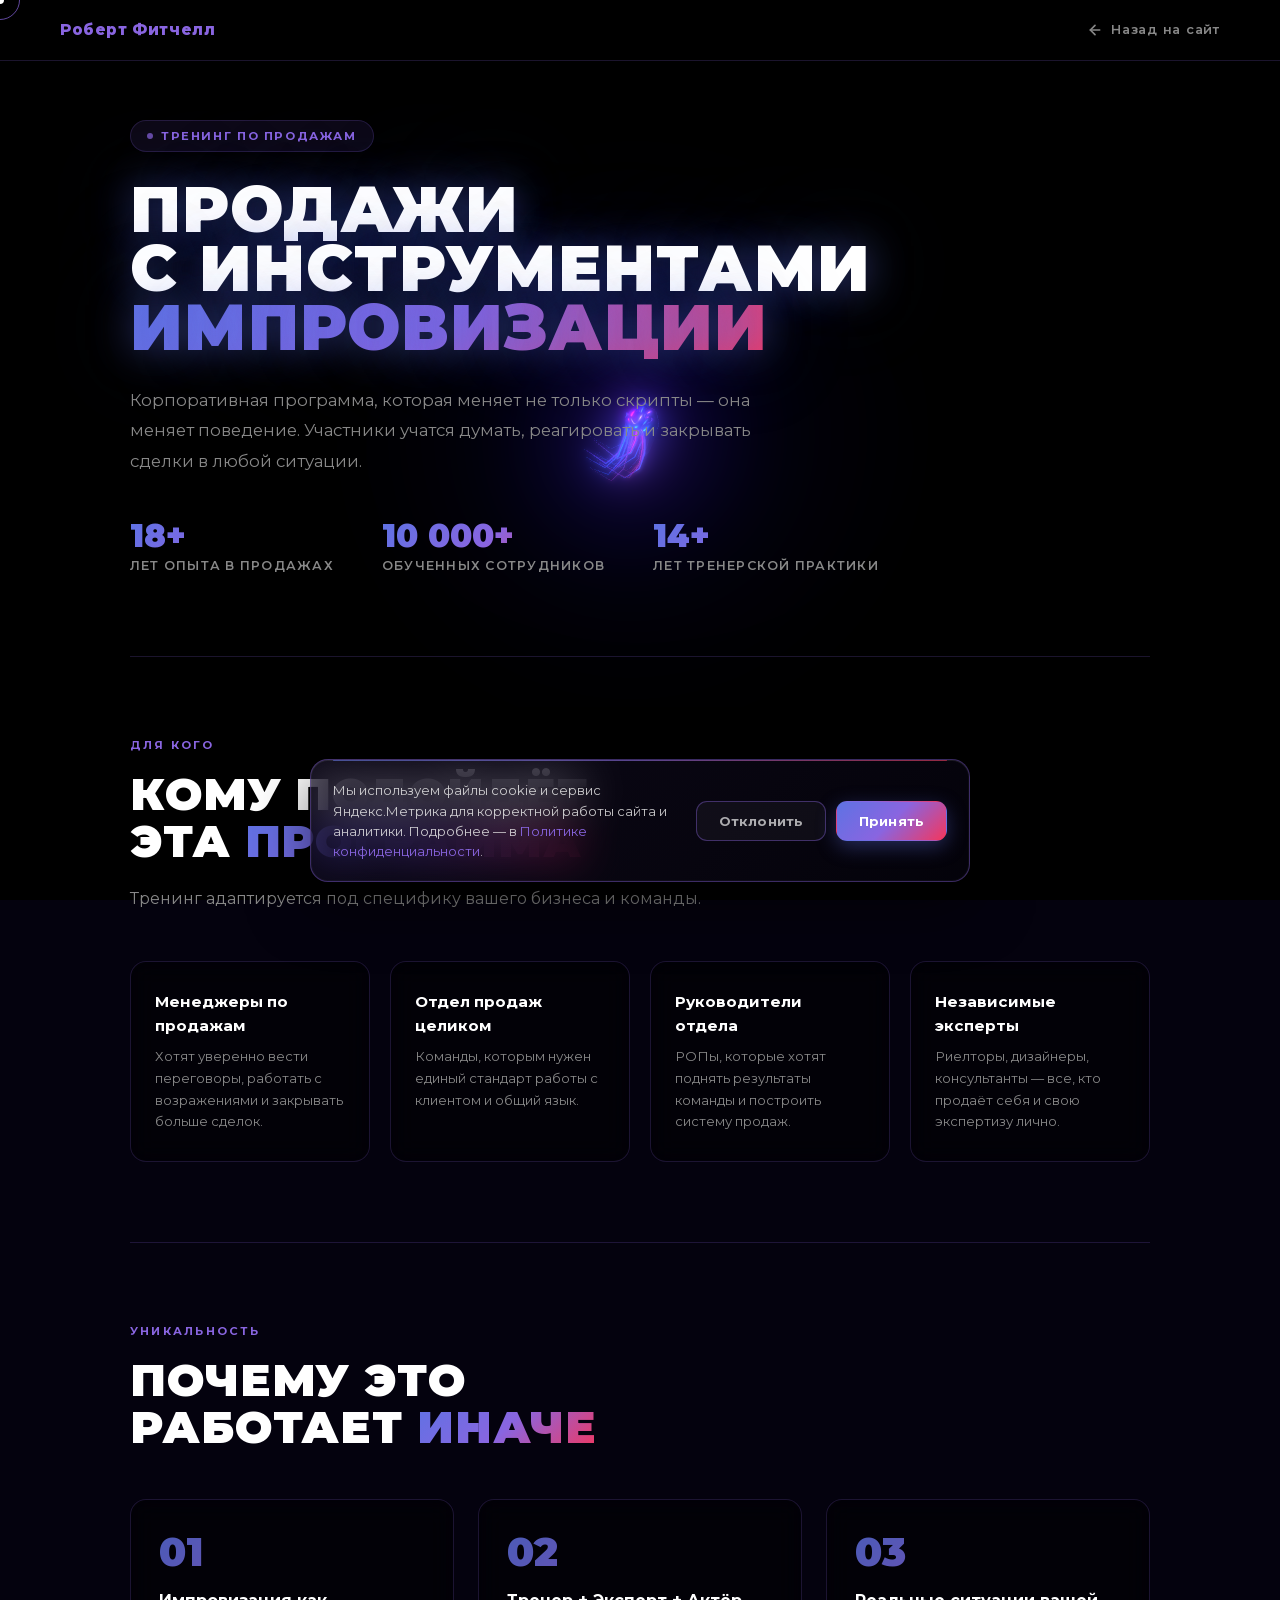
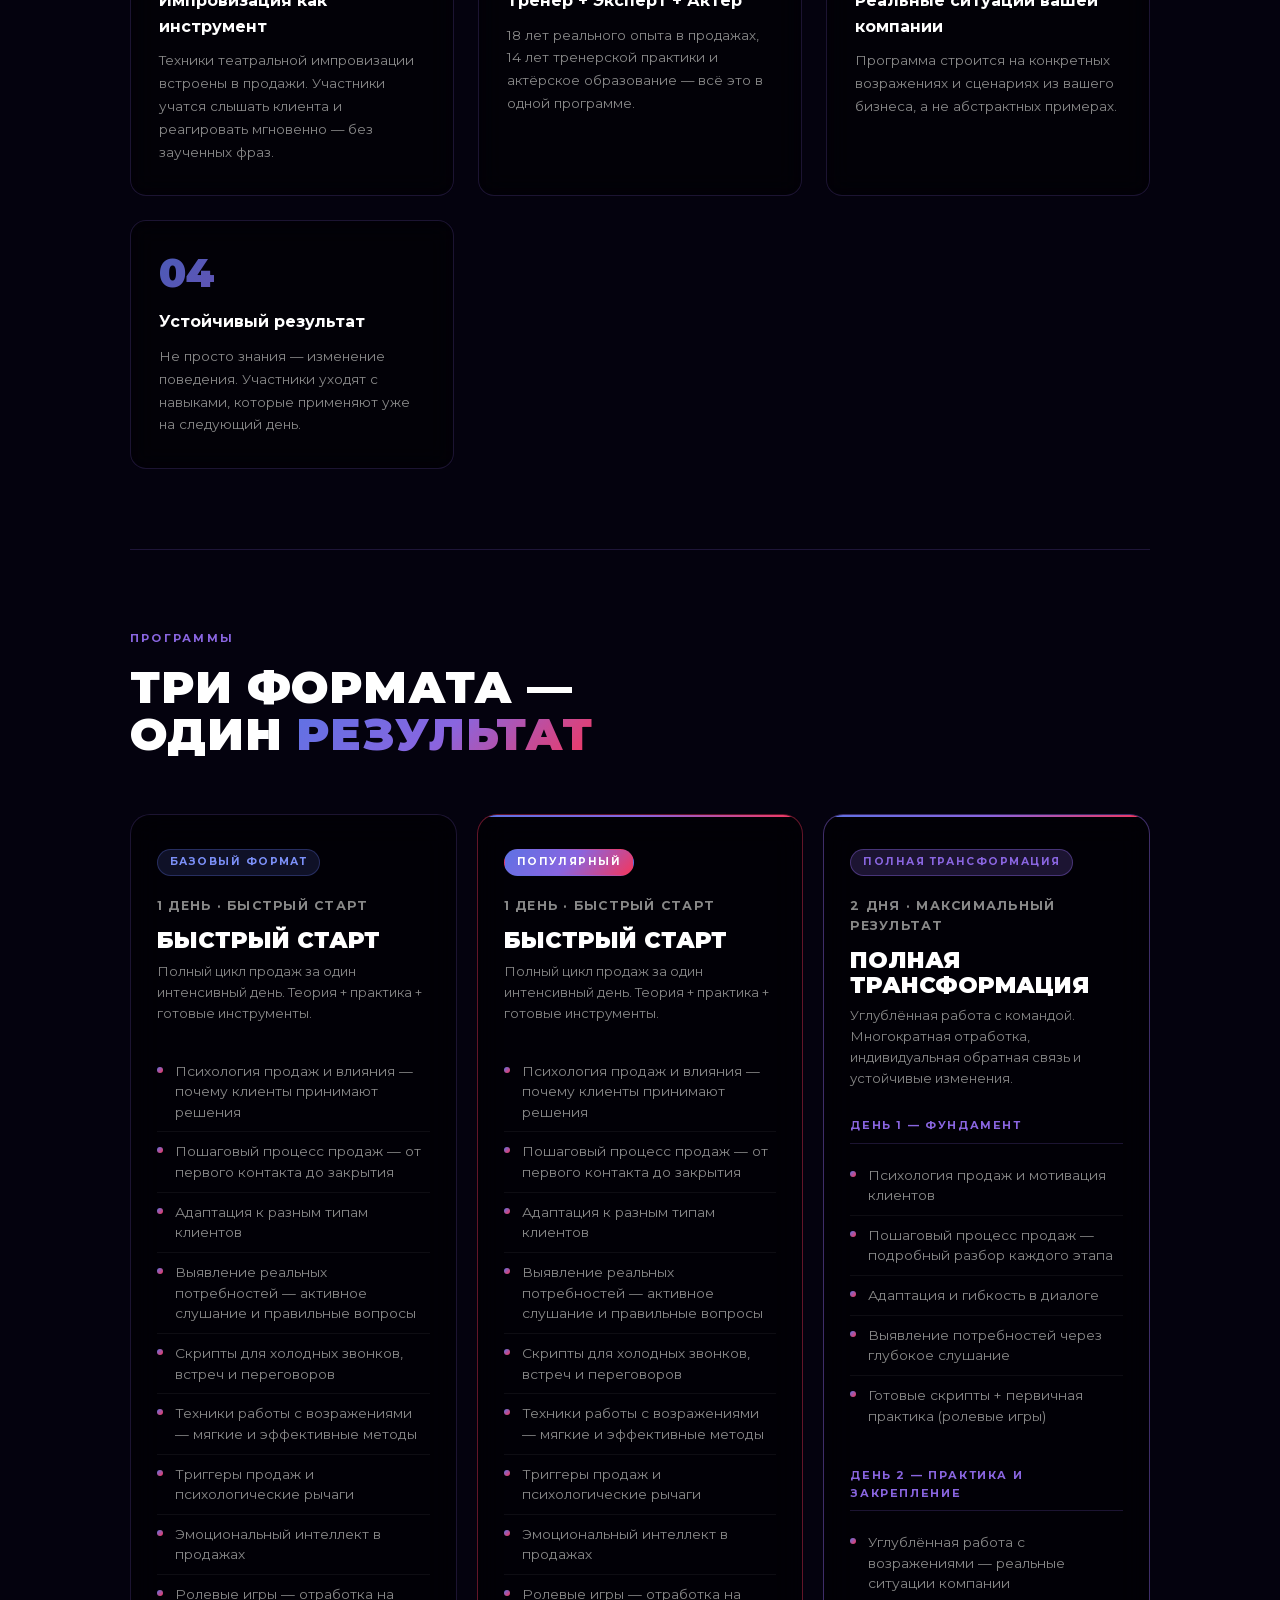
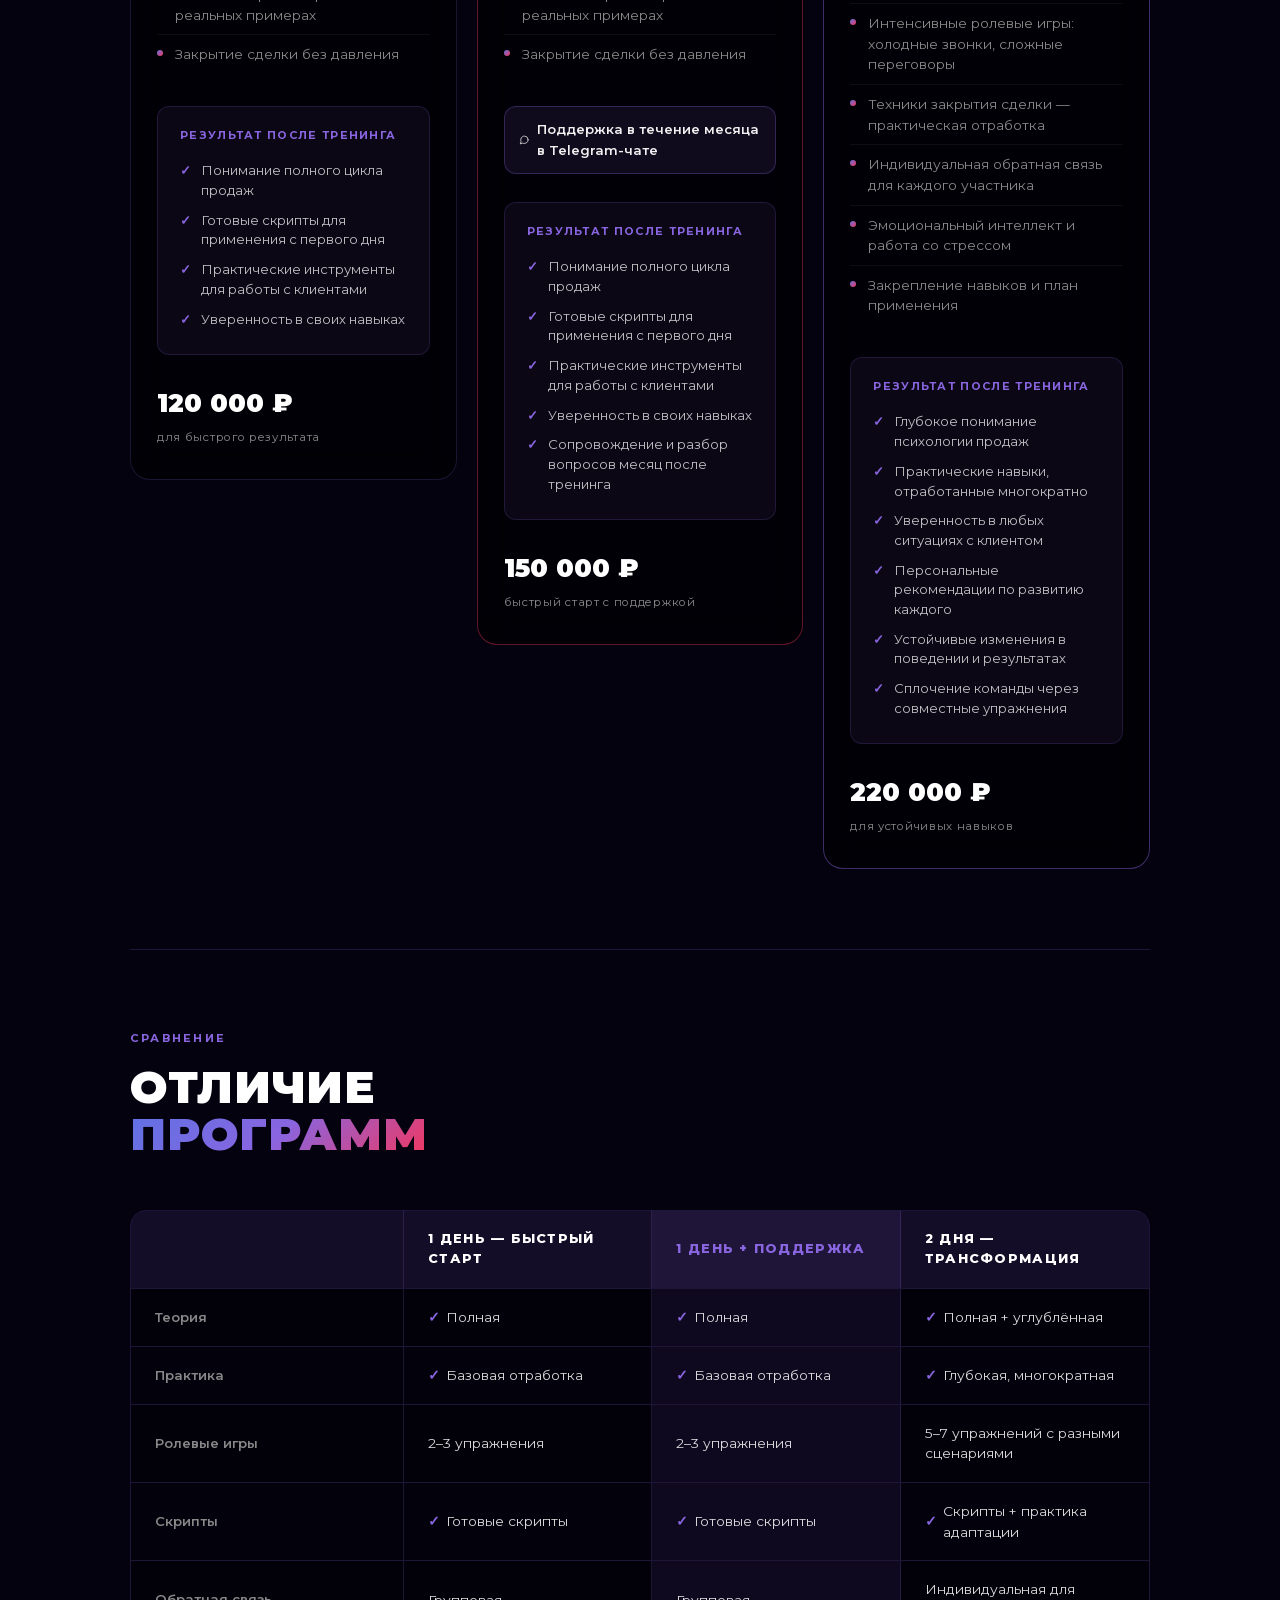
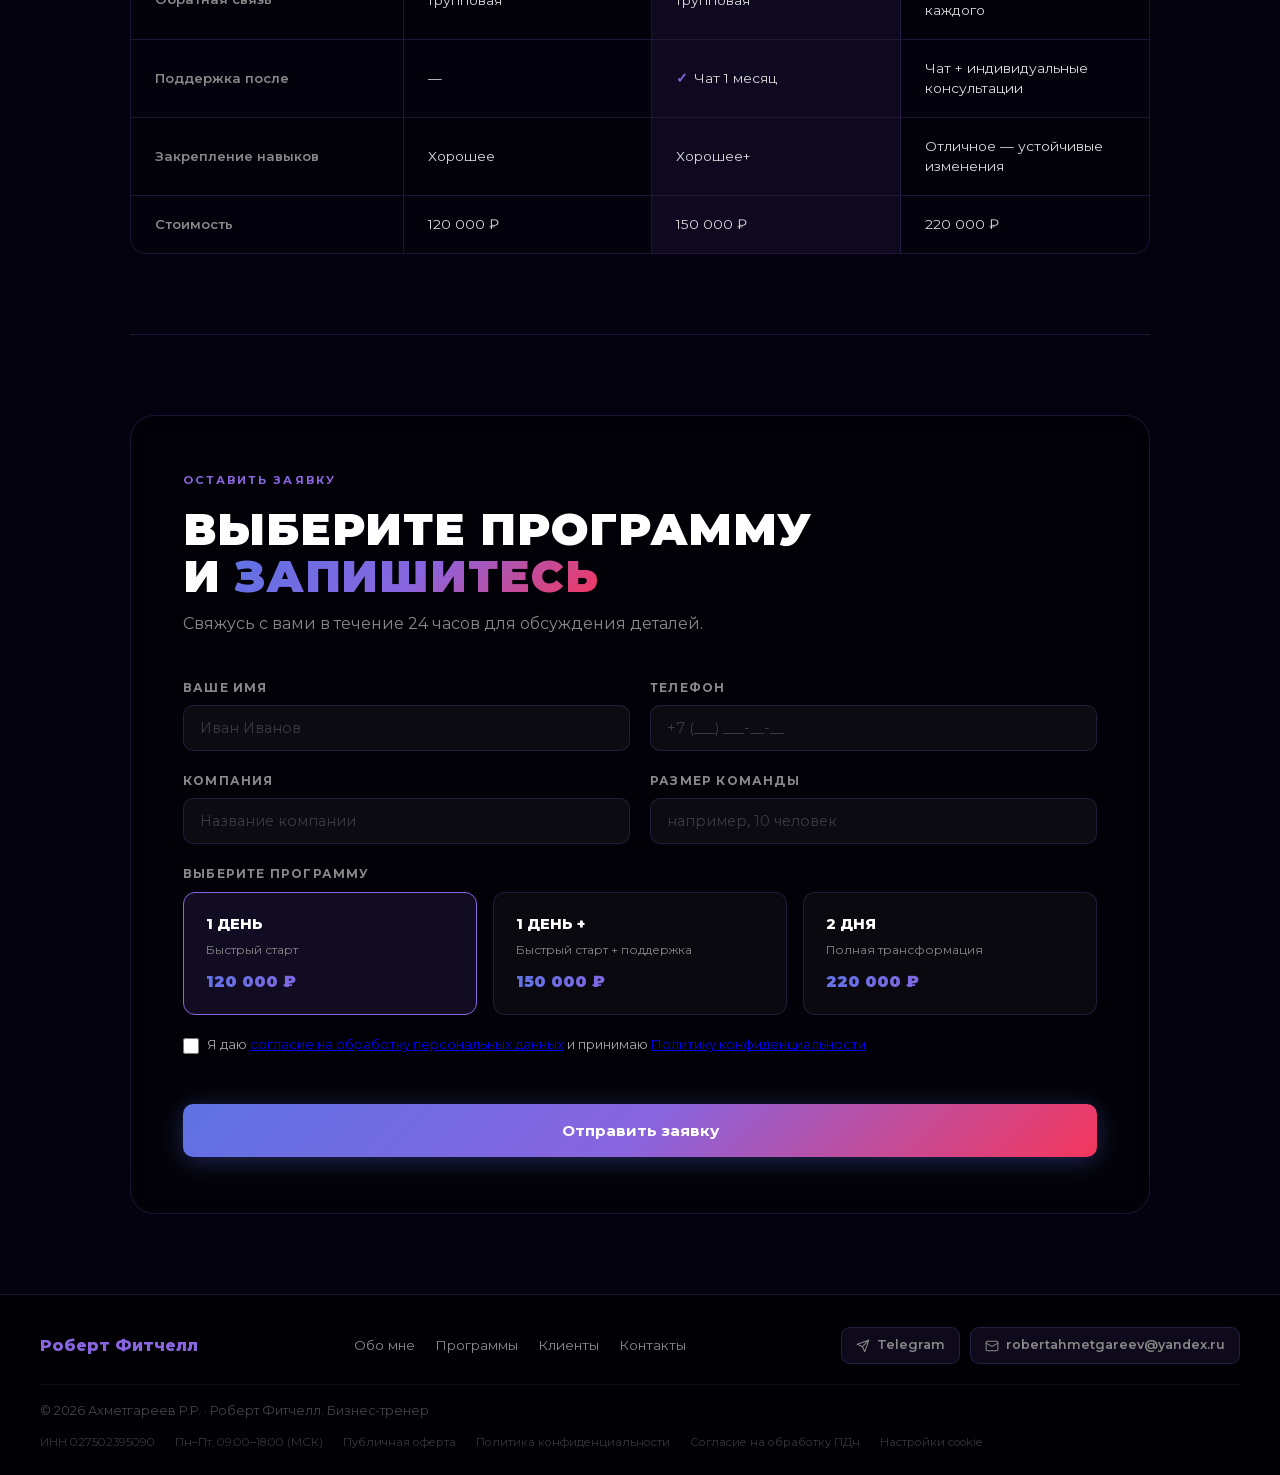
<file: prodazhi/index.html>
<!DOCTYPE html>
<html lang="ru">
<head>
  <meta charset="UTF-8">
  <meta name="viewport" content="width=device-width, initial-scale=1.0">
  <title>Продажи с инструментами импровизации — Роберт Фитчелл</title>
    <meta name="description" content="Корпоративная программа, которая меняет не скрипты, а поведение: участники учатся думать, реагировать и закрывать сделки в любой ситуации.">
    <meta property="og:type" content="website">
    <meta property="og:site_name" content="Роберт Фитчелл">
    <meta property="og:locale" content="ru_RU">
    <meta property="og:title" content="Продажи с инструментами импровизации">
    <meta property="og:description" content="Корпоративная программа, которая меняет не скрипты, а поведение: участники учатся думать, реагировать и закрывать сделки в любой ситуации.">
    <meta property="og:url" content="https://robertfitchell.ru/prodazhi/">
    <meta property="og:image" content="https://robertfitchell.ru/photo.jpg">
    <meta name="twitter:card" content="summary_large_image">
    <link rel="canonical" href="https://robertfitchell.ru/prodazhi/">
  <link rel="icon" type="image/svg+xml" href="../favicon.svg">
    <link rel="stylesheet" href="/fonts.css">
  <style>
    *, *::before, *::after { box-sizing: border-box; margin: 0; padding: 0; }

    :root {
      --gold:   #8965e0;
      --a1:     #5e72e4;
      --a2:     #8965e0;
      --a3:     #f5365c;
      --bg-2:   rgba(0,0,0,0.65);
      --bg-3:   rgba(0,0,0,0.75);
      --text:   #f0f0f0;
      --muted:  #888888;
      --border: rgba(137,101,224,0.2);
      --grad:   linear-gradient(135deg, #5e72e4, #8965e0, #f5365c);
    }

    html { scroll-behavior: smooth; }

    body {
      font-family: 'Montserrat', sans-serif;
      background: #04020e;
      color: var(--text);
      line-height: 1.6;
      -webkit-font-smoothing: antialiased;
      cursor: none;
    }

    /* ── TUBES ── */
    #tubes-wrapper {
      position: fixed; top: 0; left: 0;
      width: 100vw; height: 100vh; z-index: 0;
    }
    #tubes-canvas { display: block; width: 100%; height: 100%; }
    .tubes-overlay {
      position: fixed; inset: 0; z-index: 1;
      background: radial-gradient(ellipse at center, transparent 30%, rgba(0,0,0,0.5) 100%);
      pointer-events: none;
    }
    #tubes-loader {
      position: fixed; inset: 0; z-index: 600;
      background: #04020e;
      display: flex; align-items: center; justify-content: center;
      transition: opacity 0.6s ease;
    }
    #tubes-loader.hidden { opacity: 0; pointer-events: none; }
    #tubes-loader-dot {
      width: 8px; height: 8px; border-radius: 50%;
      background: #8965e0;
      animation: ldpulse 1s ease-in-out infinite;
    }
    @keyframes ldpulse { 0%,100%{transform:scale(1);opacity:1} 50%{transform:scale(1.8);opacity:0.4} }
    .color-flash {
      position: fixed; top: 50%; left: 50%;
      transform: translate(-50%,-50%) scale(0);
      width: 200px; height: 200px; border-radius: 50%;
      pointer-events: none; z-index: 5; opacity: 0;
    }
    .color-flash.active { animation: ripple 0.6s ease-out forwards; }
    @keyframes ripple {
      0%   { transform: translate(-50%,-50%) scale(0); opacity: 0.15; }
      100% { transform: translate(-50%,-50%) scale(8); opacity: 0; }
    }

    /* ── CURSOR ── */
    .cursor {
      width: 8px; height: 8px; background: #fff;
      border-radius: 50%; position: fixed; pointer-events: none;
      z-index: 9999; transform: translate(-50%,-50%);
    }
    .cursor-ring {
      width: 40px; height: 40px;
      border: 1.5px solid rgba(137,101,224,0.7);
      border-radius: 50%; position: fixed; pointer-events: none;
      z-index: 9998; transform: translate(-50%,-50%);
    }

    /* ── SECTIONS ABOVE CANVAS ── */
    nav, main, footer { position: relative; z-index: 2; }

    /* ── NAV ── */
    nav {
      position: fixed; top: 0; left: 0; right: 0; z-index: 100;
      padding: 18px 60px;
      display: flex; justify-content: space-between; align-items: center;
      background: rgba(0,0,0,0.72);
      backdrop-filter: blur(20px);
      border-bottom: 1px solid var(--border);
    }
    .nav-logo {
      font-size: 0.95rem; font-weight: 800;
      letter-spacing: 0.04em; color: var(--gold);
      text-decoration: none;
    }
    .nav-back {
      display: inline-flex; align-items: center; gap: 8px;
      font-size: 0.8rem; font-weight: 600;
      color: var(--muted); text-decoration: none;
      letter-spacing: 0.06em;
      transition: color 0.2s;
    }
    .nav-back:hover { color: #fff; }
    .nav-back svg { transition: transform 0.2s; }
    .nav-back:hover svg { transform: translateX(-3px); }

    /* ── LAYOUT ── */
    main { max-width: 1100px; margin: 0 auto; padding: 120px 40px 80px; }

    .container { max-width: 1100px; margin: 0 auto; padding: 0 40px; }

    section { padding: 80px 0; border-bottom: 1px solid var(--border); }
    section:last-child { border-bottom: none; }

    .section-label {
      font-size: 0.7rem; font-weight: 700;
      letter-spacing: 0.2em; text-transform: uppercase;
      color: var(--gold); margin-bottom: 16px;
    }
    .section-title {
      font-size: clamp(1.8rem, 3.5vw, 2.8rem);
      font-weight: 900; text-transform: uppercase;
      line-height: 1.05; letter-spacing: 0.02em;
      margin-bottom: 20px; color: #fff;
    }
    .section-title .accent {
      background: var(--grad);
      -webkit-background-clip: text; -webkit-text-fill-color: transparent;
      background-clip: text;
    }
    .section-sub {
      font-size: 1rem; color: var(--muted);
      line-height: 1.75; max-width: 600px;
    }

    /* ── HERO SECTION ── */
    #hero { padding: 0 0 80px; border-bottom: 1px solid var(--border); }

    .hero-tag {
      display: inline-flex; align-items: center; gap: 8px;
      background: rgba(137,101,224,0.1);
      border: 1px solid var(--border);
      color: var(--gold);
      padding: 6px 16px; border-radius: 100px;
      font-size: 0.72rem; font-weight: 700;
      letter-spacing: 0.14em; text-transform: uppercase;
      margin-bottom: 28px;
    }
    .hero-tag span {
      width: 6px; height: 6px; border-radius: 50%;
      background: var(--gold); opacity: .7;
    }

    .hero-name {
      font-size: clamp(2.4rem, 5vw, 5rem);
      font-weight: 900; text-transform: uppercase;
      line-height: .92; letter-spacing: .02em;
      margin-bottom: 28px; color: #fff;
      text-shadow:
        0 0 40px rgba(94,114,228,.5),
        0 0 100px rgba(94,114,228,.25);
    }
    .hero-name .accent {
      background: var(--grad);
      -webkit-background-clip: text; -webkit-text-fill-color: transparent;
      background-clip: text;
    }

    .hero-desc {
      font-size: 1.05rem; color: var(--muted);
      line-height: 1.8; max-width: 640px;
      margin-bottom: 44px;
    }

    .hero-stats {
      display: flex; gap: 48px; flex-wrap: wrap;
    }
    .hero-stat-num {
      font-size: 2rem; font-weight: 900;
      background: var(--grad);
      -webkit-background-clip: text; -webkit-text-fill-color: transparent;
      background-clip: text;
      line-height: 1;
    }
    .hero-stat-label {
      font-size: 0.78rem; font-weight: 600;
      color: var(--muted); text-transform: uppercase;
      letter-spacing: 0.1em; margin-top: 4px;
    }

    /* ── ДЛЯ КОГО ── */
    .audience-grid {
      display: grid;
      grid-template-columns: repeat(auto-fit, minmax(220px, 1fr));
      gap: 20px; margin-top: 48px;
    }
    .audience-card {
      background: rgba(0,0,0,0.5);
      border: 1px solid var(--border);
      border-radius: 16px;
      padding: 28px 24px;
      backdrop-filter: blur(12px);
      transition: border-color 0.3s, transform 0.3s;
    }
    .audience-card:hover {
      border-color: rgba(137,101,224,0.5);
      transform: translateY(-3px);
    }
    .audience-icon { display: none; }
    .audience-title {
      font-size: 0.95rem; font-weight: 700;
      color: #fff; margin-bottom: 8px;
    }
    .audience-desc {
      font-size: 0.82rem; color: var(--muted);
      line-height: 1.65;
    }

    /* ── УНИКАЛЬНОСТЬ ── */
    .unique-grid {
      display: grid;
      grid-template-columns: repeat(auto-fit, minmax(260px, 1fr));
      gap: 24px; margin-top: 48px;
    }
    .unique-card {
      background: rgba(0,0,0,0.5);
      border: 1px solid var(--border);
      border-radius: 16px; padding: 32px 28px;
      backdrop-filter: blur(12px);
      position: relative; overflow: hidden;
      transition: border-color 0.3s;
    }
    .unique-card::before {
      content: ''; position: absolute;
      top: 0; left: 0; right: 0; height: 2px;
      background: var(--grad); opacity: 0;
      transition: opacity 0.3s;
    }
    .unique-card:hover::before { opacity: 1; }
    .unique-card:hover { border-color: rgba(137,101,224,0.4); }
    .unique-num {
      font-size: 2.5rem; font-weight: 900;
      line-height: 1;
      background: var(--grad);
      -webkit-background-clip: text; -webkit-text-fill-color: transparent;
      background-clip: text;
      margin-bottom: 16px; opacity: 0.8;
    }
    .unique-title {
      font-size: 1rem; font-weight: 700;
      color: #fff; margin-bottom: 10px;
    }
    .unique-desc {
      font-size: 0.84rem; color: var(--muted); line-height: 1.7;
    }

    /* ── ПРОГРАММЫ ── */
    .programs-wrap {
      display: grid;
      grid-template-columns: repeat(3, 1fr);
      gap: 20px; margin-top: 56px;
      align-items: start;
    }
    .program-card {
      background: rgba(0,0,0,0.55);
      border: 1px solid var(--border);
      border-radius: 20px; padding: 32px 26px;
      backdrop-filter: blur(16px);
      position: relative; overflow: hidden;
      transition: border-color 0.3s, transform 0.3s;
    }
    .program-card:hover { transform: translateY(-4px); }
    .program-card.featured {
      border-color: rgba(137,101,224,0.45);
    }
    .program-card.featured::before {
      content: ''; position: absolute;
      top: 0; left: 0; right: 0; height: 2px;
      background: var(--grad);
    }

    .program-badge {
      display: inline-block;
      padding: 4px 12px; border-radius: 100px;
      font-size: 0.65rem; font-weight: 700;
      letter-spacing: 0.14em; text-transform: uppercase;
      margin-bottom: 20px;
    }
    .program-badge.basic {
      background: rgba(94,114,228,0.15);
      border: 1px solid rgba(94,114,228,0.3);
      color: #7b8ff7;
    }
    .program-badge.pro {
      background: rgba(137,101,224,0.2);
      border: 1px solid rgba(137,101,224,0.4);
      color: var(--gold);
    }
    .program-badge.popular {
      background: var(--grad);
      border: 1px solid transparent;
      color: #fff;
    }
    .program-card.popular {
      border-color: rgba(245,54,92,0.4);
    }
    .program-card.popular::before {
      content: ''; position: absolute;
      top: 0; left: 0; right: 0; height: 2px;
      background: var(--grad);
    }
    .program-support {
      margin-top: 4px;
      padding: 12px 14px;
      background: rgba(137,101,224,0.1);
      border: 1px solid rgba(137,101,224,0.3);
      border-radius: 12px;
      font-size: 0.82rem; font-weight: 600;
      color: var(--text);
      display: flex; align-items: center; gap: 8px;
    }

    .program-duration {
      font-size: 0.78rem; font-weight: 700;
      color: var(--muted); letter-spacing: 0.1em;
      text-transform: uppercase; margin-bottom: 12px;
    }
    .program-title {
      font-size: 1.4rem; font-weight: 900;
      text-transform: uppercase; color: #fff;
      line-height: 1.1; margin-bottom: 8px;
    }
    .program-subtitle {
      font-size: 0.82rem; color: var(--muted);
      margin-bottom: 28px; line-height: 1.6;
    }

    .program-topics { list-style: none; margin-bottom: 32px; }
    .program-topics li {
      display: flex; gap: 12px; align-items: flex-start;
      font-size: 0.86rem; color: var(--muted);
      padding: 9px 0;
      border-bottom: 1px solid rgba(255,255,255,0.05);
      line-height: 1.5;
    }
    .program-topics li:last-child { border-bottom: none; }
    .program-topics li::before {
      content: '';
      flex-shrink: 0;
      width: 6px; height: 6px; border-radius: 50%;
      background: var(--grad);
      margin-top: 6px;
      background: linear-gradient(135deg, #5e72e4, #f5365c);
    }

    .program-day-label {
      font-size: 0.68rem; font-weight: 700;
      letter-spacing: 0.15em; text-transform: uppercase;
      color: var(--gold); margin: 20px 0 12px;
      padding-bottom: 8px;
      border-bottom: 1px solid var(--border);
    }

    .program-results {
      background: rgba(137,101,224,0.07);
      border: 1px solid rgba(137,101,224,0.18);
      border-radius: 12px; padding: 20px 22px;
      margin-top: 28px;
    }
    .program-results-label {
      font-size: 0.68rem; font-weight: 700;
      text-transform: uppercase; letter-spacing: 0.12em;
      color: var(--gold); margin-bottom: 12px;
    }
    .program-results ul { list-style: none; }
    .program-results ul li {
      display: flex; gap: 10px; align-items: flex-start;
      font-size: 0.82rem; color: rgba(255,255,255,0.75);
      padding: 5px 0; line-height: 1.5;
    }
    .program-results ul li::before {
      content: '✓'; color: var(--gold);
      font-weight: 700; flex-shrink: 0;
    }

    .program-price {
      font-size: 1.6rem; font-weight: 900;
      color: #fff; margin-top: 28px;
    }
    .program-price-label {
      font-size: 0.72rem; color: var(--muted);
      letter-spacing: 0.06em; margin-top: 4px;
    }

    /* ── СРАВНЕНИЕ ── */
    .compare-table {
      margin-top: 52px;
      border-radius: 16px; overflow: hidden;
      border: 1px solid var(--border);
    }
    .compare-row {
      display: grid;
      grid-template-columns: 1.1fr 1fr 1fr 1fr;
      border-bottom: 1px solid var(--border);
    }
    .compare-row:last-child { border-bottom: none; }
    .compare-cell {
      padding: 18px 24px;
      font-size: 0.86rem;
      border-right: 1px solid var(--border);
      display: flex; align-items: center;
    }
    .compare-cell:last-child { border-right: none; }
    .compare-row.header .compare-cell {
      background: rgba(137,101,224,0.12);
      font-weight: 800; font-size: 0.8rem;
      text-transform: uppercase; letter-spacing: 0.1em;
      color: #fff;
    }
    .compare-row.header .compare-cell:nth-child(3) {
      color: var(--gold);
      background: rgba(137,101,224,0.2);
    }
    .compare-row:not(.header) .compare-cell:nth-child(3) {
      background: rgba(137,101,224,0.08) !important;
    }
    .compare-row:not(.header):nth-child(even) .compare-cell {
      background: rgba(0,0,0,0.3);
    }
    .compare-row:not(.header):nth-child(odd) .compare-cell {
      background: rgba(0,0,0,0.15);
    }
    .compare-cell.label {
      color: var(--muted); font-weight: 600; font-size: 0.82rem;
    }
    .compare-cell.val { color: rgba(255,255,255,0.85); line-height: 1.5; }
    .compare-cell.val-pro { color: rgba(255,255,255,0.85); line-height: 1.5; }
    .check { color: var(--gold); font-weight: 700; margin-right: 6px; }

    /* ── ФОРМА ── */
    #form-section {
      background: rgba(0,0,0,0.45);
      border-radius: 24px;
      padding: 56px 52px;
      border: 1px solid var(--border);
      backdrop-filter: blur(20px);
      margin-top: 80px;
    }

    .form-grid {
      display: grid;
      grid-template-columns: 1fr 1fr;
      gap: 20px; margin-top: 40px;
    }
    .form-field { display: flex; flex-direction: column; gap: 8px; }
    .form-field.full { grid-column: 1 / -1; }

    .form-label {
      font-size: 0.75rem; font-weight: 700;
      text-transform: uppercase; letter-spacing: 0.1em;
      color: var(--muted);
    }
    .form-input {
      background: rgba(255,255,255,0.04);
      border: 1px solid var(--border);
      border-radius: 10px; padding: 13px 16px;
      color: #fff; font-family: 'Montserrat', sans-serif;
      font-size: 0.9rem;
      transition: border-color 0.2s;
      outline: none;
    }
    .form-input:focus { border-color: var(--gold); }
    .form-input::placeholder { color: rgba(255,255,255,0.2); }

    /* Program choice */
    .program-choice { display: grid; grid-template-columns: repeat(3, 1fr); gap: 16px; }
    .choice-option { position: relative; }
    .choice-option input[type="radio"] {
      position: absolute; opacity: 0; width: 0; height: 0;
    }
    .choice-label {
      display: flex; flex-direction: column; gap: 4px;
      padding: 20px 22px;
      background: rgba(255,255,255,0.03);
      border: 1px solid var(--border);
      border-radius: 12px; cursor: pointer;
      transition: border-color 0.2s, background 0.2s;
    }
    .choice-option input:checked + .choice-label {
      border-color: var(--gold);
      background: rgba(137,101,224,0.12);
    }
    .choice-label-title {
      font-size: 0.9rem; font-weight: 800;
      text-transform: uppercase; color: #fff;
    }
    .choice-label-sub {
      font-size: 0.75rem; color: var(--muted);
    }
    .choice-label-price {
      font-size: 1rem; font-weight: 900; margin-top: 6px;
      background: var(--grad);
      -webkit-background-clip: text; -webkit-text-fill-color: transparent;
      background-clip: text;
    }

    .btn-submit {
      margin-top: 28px;
      width: 100%;
      background: var(--grad);
      color: #fff; border: none;
      padding: 17px 36px; border-radius: 10px;
      font-family: 'Montserrat', sans-serif;
      font-weight: 700; font-size: 0.95rem;
      cursor: pointer;
      box-shadow: 0 4px 24px rgba(94,114,228,.35);
      transition: opacity 0.2s, transform 0.2s;
    }
    .btn-submit:hover { opacity: .88; transform: translateY(-2px); }

    .form-note {
      text-align: center; margin-top: 16px;
      font-size: 0.75rem; color: rgba(255,255,255,0.25);
    }

    /* ── FOOTER ── */
    footer { background: var(--bg-2); border-top: 1px solid var(--border); padding: 32px 40px 24px; overflow: hidden; }
    .footer-top { display:flex; align-items:center; justify-content:space-between; flex-wrap:wrap; gap:16px; margin-bottom:20px; }
    .footer-brand { font-size:1rem; font-weight:800; color:var(--gold); white-space:nowrap; }
    .footer-links { display:flex; gap:20px; align-items:center; flex-wrap:wrap; }
    .footer-links a { color:var(--muted); text-decoration:none; font-size:0.85rem; transition:color .2s; white-space:nowrap; }
    .footer-links a:hover { color:var(--gold); }
    .footer-socials { display:flex; gap:10px; align-items:center; flex-wrap:wrap; }
    .footer-social { display:inline-flex; align-items:center; gap:7px; background:rgba(137,101,224,0.1); border:1px solid var(--border); border-radius:9px; padding:7px 14px; color:var(--muted); font-size:0.8rem; font-weight:600; text-decoration:none; transition:background .2s,color .2s,border-color .2s; }
    .footer-social:hover { background:rgba(137,101,224,0.22); color:#fff; border-color:rgba(137,101,224,0.4); }
    .footer-bottom { display:flex; align-items:center; justify-content:space-between; flex-wrap:wrap; gap:12px; padding-top:16px; border-top:1px solid rgba(255,255,255,0.05); }
    .footer-copy { color:rgba(136,136,136,0.5); font-size:0.78rem; }
    .footer-legal { font-size:0.72rem; color:rgba(136,136,136,0.4); display:flex; gap:20px; flex-wrap:wrap; }
    .footer-legal a { color:rgba(136,136,136,0.4); text-decoration:none; transition:color .2s; }
    .footer-legal a:hover { color:var(--gold); }
    @media(max-width:600px){ footer{padding:24px 20px 20px;} .footer-top{flex-direction:column;align-items:flex-start;gap:14px;} .footer-bottom{flex-direction:column;align-items:flex-start;gap:8px;} }

    /* ── FADE IN ── */
    .fade-up {
      opacity: 0; transform: translateY(28px);
      transition: opacity 0.7s ease, transform 0.7s ease;
    }
    .fade-up.visible { opacity: 1; transform: none; }

    /* ── RESPONSIVE ── */
    @media (max-width: 900px) {
      main { padding: 100px 24px 60px; }
      nav { padding: 16px 24px; }
      .programs-wrap { grid-template-columns: 1fr; }
      .compare-row { grid-template-columns: 1.2fr 1fr 1fr 1fr; }
      .compare-cell { padding: 12px 9px; font-size: 0.72rem; }
      #form-section { padding: 36px 24px; }
      .form-grid { grid-template-columns: 1fr; }
      .form-field.full { grid-column: 1; }
    }
    @media (max-width: 600px) {
      .hero-stats { gap: 28px; }
      .audience-grid { grid-template-columns: 1fr 1fr; }
      .program-choice { grid-template-columns: 1fr; }
      .compare-table { font-size: 0.75rem; }
    }
  </style>
</head>
<body>

<!-- TUBES -->
<div id="tubes-loader"><div id="tubes-loader-dot"></div></div>
<div id="tubes-wrapper"><canvas id="tubes-canvas"></canvas></div>
<div class="tubes-overlay"></div>
<div class="color-flash" id="colorFlash"></div>

<!-- CURSOR -->
<div class="cursor" id="cursor"></div>
<div class="cursor-ring" id="cursorRing"></div>

<!-- NAV -->
<nav>
  <a href="/" class="nav-logo">Роберт Фитчелл</a>
  <a href="/" class="nav-back">
    <svg width="16" height="16" viewBox="0 0 24 24" fill="none"
         stroke="currentColor" stroke-width="2.5"
         stroke-linecap="round" stroke-linejoin="round">
      <line x1="19" y1="12" x2="5" y2="12"/>
      <polyline points="12 19 5 12 12 5"/>
    </svg>
    Назад на сайт
  </a>
</nav>

<main>

  <!-- ── HERO ── -->
  <section id="hero">
    <div class="hero-tag"><span></span>Тренинг по продажам</div>
    <h1 class="hero-name fade-up">
      Продажи<br>с инструментами<br><span class="accent">импровизации</span>
    </h1>
    <p class="hero-desc fade-up">
      Корпоративная программа, которая меняет не только скрипты —
      она меняет поведение. Участники учатся думать, реагировать
      и закрывать сделки в любой ситуации.
    </p>
    <div class="hero-stats fade-up">
      <div>
        <div class="hero-stat-num">18+</div>
        <div class="hero-stat-label">Лет опыта в продажах</div>
      </div>
      <div>
        <div class="hero-stat-num">10 000+</div>
        <div class="hero-stat-label">Обученных сотрудников</div>
      </div>
      <div>
        <div class="hero-stat-num">14+</div>
        <div class="hero-stat-label">Лет тренерской практики</div>
      </div>
    </div>
  </section>

  <!-- ── ДЛЯ КОГО ── -->
  <section id="audience">
    <div class="section-label fade-up">Для кого</div>
    <h2 class="section-title fade-up">Кому подойдёт<br>эта <span class="accent">программа</span></h2>
    <p class="section-sub fade-up">Тренинг адаптируется под специфику вашего бизнеса и команды.</p>

    <div class="audience-grid">
      <div class="audience-card fade-up">
        <div class="audience-title">Менеджеры по продажам</div>
        <div class="audience-desc">Хотят уверенно вести переговоры, работать с возражениями и закрывать больше сделок.</div>
      </div>
      <div class="audience-card fade-up">
        <div class="audience-title">Отдел продаж целиком</div>
        <div class="audience-desc">Команды, которым нужен единый стандарт работы с клиентом и общий язык.</div>
      </div>
      <div class="audience-card fade-up">
        <div class="audience-title">Руководители отдела</div>
        <div class="audience-desc">РОПы, которые хотят поднять результаты команды и построить систему продаж.</div>
      </div>
      <div class="audience-card fade-up">
        <div class="audience-title">Независимые эксперты</div>
        <div class="audience-desc">Риелторы, дизайнеры, консультанты — все, кто продаёт себя и свою экспертизу лично.</div>
      </div>
    </div>
  </section>

  <!-- ── УНИКАЛЬНОСТЬ ── -->
  <section id="unique">
    <div class="section-label fade-up">Уникальность</div>
    <h2 class="section-title fade-up">Почему это<br>работает <span class="accent">иначе</span></h2>

    <div class="unique-grid">
      <div class="unique-card fade-up">
        <div class="unique-num">01</div>
        <div class="unique-title">Импровизация как инструмент</div>
        <div class="unique-desc">Техники театральной импровизации встроены в продажи. Участники учатся слышать клиента и реагировать мгновенно — без заученных фраз.</div>
      </div>
      <div class="unique-card fade-up">
        <div class="unique-num">02</div>
        <div class="unique-title">Тренер + Эксперт + Актёр</div>
        <div class="unique-desc">18 лет реального опыта в продажах, 14 лет тренерской практики и актёрское образование — всё это в одной программе.</div>
      </div>
      <div class="unique-card fade-up">
        <div class="unique-num">03</div>
        <div class="unique-title">Реальные ситуации вашей компании</div>
        <div class="unique-desc">Программа строится на конкретных возражениях и сценариях из вашего бизнеса, а не абстрактных примерах.</div>
      </div>
      <div class="unique-card fade-up">
        <div class="unique-num">04</div>
        <div class="unique-title">Устойчивый результат</div>
        <div class="unique-desc">Не просто знания — изменение поведения. Участники уходят с навыками, которые применяют уже на следующий день.</div>
      </div>
    </div>
  </section>

  <!-- ── ПРОГРАММЫ ── -->
  <section id="programs">
    <div class="section-label fade-up">Программы</div>
    <h2 class="section-title fade-up">Три формата —<br>один <span class="accent">результат</span></h2>

    <div class="programs-wrap">

      <!-- 1 ДЕНЬ -->
      <div class="program-card fade-up">
        <div class="program-badge basic">Базовый формат</div>
        <div class="program-duration">1 день · Быстрый старт</div>
        <div class="program-title">Быстрый старт</div>
        <div class="program-subtitle">Полный цикл продаж за один интенсивный день. Теория + практика + готовые инструменты.</div>

        <ul class="program-topics">
          <li>Психология продаж и влияния — почему клиенты принимают решения</li>
          <li>Пошаговый процесс продаж — от первого контакта до закрытия</li>
          <li>Адаптация к разным типам клиентов</li>
          <li>Выявление реальных потребностей — активное слушание и правильные вопросы</li>
          <li>Скрипты для холодных звонков, встреч и переговоров</li>
          <li>Техники работы с возражениями — мягкие и эффективные методы</li>
          <li>Триггеры продаж и психологические рычаги</li>
          <li>Эмоциональный интеллект в продажах</li>
          <li>Ролевые игры — отработка на реальных примерах</li>
          <li>Закрытие сделки без давления</li>
        </ul>

        <div class="program-results">
          <div class="program-results-label">Результат после тренинга</div>
          <ul>
            <li>Понимание полного цикла продаж</li>
            <li>Готовые скрипты для применения с первого дня</li>
            <li>Практические инструменты для работы с клиентами</li>
            <li>Уверенность в своих навыках</li>
          </ul>
        </div>

        <div class="program-price">120 000 ₽</div>
        <div class="program-price-label">для быстрого результата</div>
      </div>

      <!-- 1 ДЕНЬ + ПОДДЕРЖКА -->
      <div class="program-card popular fade-up">
        <div class="program-badge popular">Популярный</div>
        <div class="program-duration">1 день · Быстрый старт</div>
        <div class="program-title">Быстрый старт</div>
        <div class="program-subtitle">Полный цикл продаж за один интенсивный день. Теория + практика + готовые инструменты.</div>

        <ul class="program-topics">
          <li>Психология продаж и влияния — почему клиенты принимают решения</li>
          <li>Пошаговый процесс продаж — от первого контакта до закрытия</li>
          <li>Адаптация к разным типам клиентов</li>
          <li>Выявление реальных потребностей — активное слушание и правильные вопросы</li>
          <li>Скрипты для холодных звонков, встреч и переговоров</li>
          <li>Техники работы с возражениями — мягкие и эффективные методы</li>
          <li>Триггеры продаж и психологические рычаги</li>
          <li>Эмоциональный интеллект в продажах</li>
          <li>Ролевые игры — отработка на реальных примерах</li>
          <li>Закрытие сделки без давления</li>
        </ul>

        <div class="program-support">
          <svg width="16" height="16" viewBox="0 0 24 24" fill="none" stroke="currentColor" stroke-width="1.8" stroke-linecap="round" stroke-linejoin="round"><path d="M21 11.5a8.38 8.38 0 0 1-.9 3.8 8.5 8.5 0 0 1-7.6 4.7 8.38 8.38 0 0 1-3.8-.9L3 21l1.9-5.7a8.38 8.38 0 0 1-.9-3.8 8.5 8.5 0 0 1 4.7-7.6 8.38 8.38 0 0 1 3.8-.9h.5a8.48 8.48 0 0 1 8 8v.5z"/></svg>
          Поддержка в течение месяца в Telegram-чате
        </div>

        <div class="program-results">
          <div class="program-results-label">Результат после тренинга</div>
          <ul>
            <li>Понимание полного цикла продаж</li>
            <li>Готовые скрипты для применения с первого дня</li>
            <li>Практические инструменты для работы с клиентами</li>
            <li>Уверенность в своих навыках</li>
            <li>Сопровождение и разбор вопросов месяц после тренинга</li>
          </ul>
        </div>

        <div class="program-price">150 000 ₽</div>
        <div class="program-price-label">быстрый старт с поддержкой</div>
      </div>

      <!-- 2 ДНЯ -->
      <div class="program-card featured fade-up">
        <div class="program-badge pro">Полная трансформация</div>
        <div class="program-duration">2 дня · Максимальный результат</div>
        <div class="program-title">Полная<br>трансформация</div>
        <div class="program-subtitle">Углублённая работа с командой. Многократная отработка, индивидуальная обратная связь и устойчивые изменения.</div>

        <div class="program-day-label">День 1 — Фундамент</div>
        <ul class="program-topics">
          <li>Психология продаж и мотивация клиентов</li>
          <li>Пошаговый процесс продаж — подробный разбор каждого этапа</li>
          <li>Адаптация и гибкость в диалоге</li>
          <li>Выявление потребностей через глубокое слушание</li>
          <li>Готовые скрипты + первичная практика (ролевые игры)</li>
        </ul>

        <div class="program-day-label">День 2 — Практика и закрепление</div>
        <ul class="program-topics">
          <li>Углублённая работа с возражениями — реальные ситуации компании</li>
          <li>Интенсивные ролевые игры: холодные звонки, сложные переговоры</li>
          <li>Техники закрытия сделки — практическая отработка</li>
          <li>Индивидуальная обратная связь для каждого участника</li>
          <li>Эмоциональный интеллект и работа со стрессом</li>
          <li>Закрепление навыков и план применения</li>
        </ul>

        <div class="program-results">
          <div class="program-results-label">Результат после тренинга</div>
          <ul>
            <li>Глубокое понимание психологии продаж</li>
            <li>Практические навыки, отработанные многократно</li>
            <li>Уверенность в любых ситуациях с клиентом</li>
            <li>Персональные рекомендации по развитию каждого</li>
            <li>Устойчивые изменения в поведении и результатах</li>
            <li>Сплочение команды через совместные упражнения</li>
          </ul>
        </div>

        <div class="program-price">220 000 ₽</div>
        <div class="program-price-label">для устойчивых навыков</div>
      </div>

    </div>
  </section>

  <!-- ── СРАВНЕНИЕ ── -->
  <section id="compare">
    <div class="section-label fade-up">Сравнение</div>
    <h2 class="section-title fade-up">Отличие<br><span class="accent">программ</span></h2>

    <div class="compare-table fade-up">
      <div class="compare-row header">
        <div class="compare-cell"></div>
        <div class="compare-cell">1 день — Быстрый старт</div>
        <div class="compare-cell">1 день + поддержка</div>
        <div class="compare-cell">2 дня — Трансформация</div>
      </div>
      <div class="compare-row">
        <div class="compare-cell label">Теория</div>
        <div class="compare-cell val"><span class="check">✓</span> Полная</div>
        <div class="compare-cell val"><span class="check">✓</span> Полная</div>
        <div class="compare-cell val-pro"><span class="check">✓</span> Полная + углублённая</div>
      </div>
      <div class="compare-row">
        <div class="compare-cell label">Практика</div>
        <div class="compare-cell val"><span class="check">✓</span> Базовая отработка</div>
        <div class="compare-cell val"><span class="check">✓</span> Базовая отработка</div>
        <div class="compare-cell val-pro"><span class="check">✓</span> Глубокая, многократная</div>
      </div>
      <div class="compare-row">
        <div class="compare-cell label">Ролевые игры</div>
        <div class="compare-cell val">2–3 упражнения</div>
        <div class="compare-cell val">2–3 упражнения</div>
        <div class="compare-cell val-pro">5–7 упражнений с разными сценариями</div>
      </div>
      <div class="compare-row">
        <div class="compare-cell label">Скрипты</div>
        <div class="compare-cell val"><span class="check">✓</span> Готовые скрипты</div>
        <div class="compare-cell val"><span class="check">✓</span> Готовые скрипты</div>
        <div class="compare-cell val-pro"><span class="check">✓</span> Скрипты + практика адаптации</div>
      </div>
      <div class="compare-row">
        <div class="compare-cell label">Обратная связь</div>
        <div class="compare-cell val">Групповая</div>
        <div class="compare-cell val">Групповая</div>
        <div class="compare-cell val-pro">Индивидуальная для каждого</div>
      </div>
      <div class="compare-row">
        <div class="compare-cell label">Поддержка после</div>
        <div class="compare-cell val">—</div>
        <div class="compare-cell val"><span class="check">✓</span> Чат 1 месяц</div>
        <div class="compare-cell val-pro">Чат + индивидуальные консультации</div>
      </div>
      <div class="compare-row">
        <div class="compare-cell label">Закрепление навыков</div>
        <div class="compare-cell val">Хорошее</div>
        <div class="compare-cell val">Хорошее+</div>
        <div class="compare-cell val-pro">Отличное — устойчивые изменения</div>
      </div>
      <div class="compare-row">
        <div class="compare-cell label">Стоимость</div>
        <div class="compare-cell val">120 000 ₽</div>
        <div class="compare-cell val">150 000 ₽</div>
        <div class="compare-cell val-pro">220 000 ₽</div>
      </div>
    </div>
  </section>

  <!-- ── ФОРМА ── -->
  <div id="form-section" class="fade-up">
    <div class="section-label">Оставить заявку</div>
    <h2 class="section-title" style="margin-bottom:10px;">Выберите программу<br>и <span class="accent">запишитесь</span></h2>
    <p class="section-sub">Свяжусь с вами в течение 24 часов для обсуждения деталей.</p>

    <form class="form-grid" id="contactForm">
      <div class="form-field">
        <label class="form-label" for="name">Ваше имя</label>
        <input class="form-input ym-disable-keys" type="text" id="name" name="name" placeholder="Иван Иванов" required>
      </div>
      <div class="form-field">
        <label class="form-label" for="phone">Телефон</label>
        <input class="form-input ym-disable-keys" type="tel" id="phone" name="phone" placeholder="+7 (___) ___-__-__" required>
      </div>
      <div class="form-field">
        <label class="form-label" for="company">Компания</label>
        <input class="form-input ym-disable-keys" type="text" id="company" name="company" placeholder="Название компании">
      </div>
      <div class="form-field">
        <label class="form-label" for="team">Размер команды</label>
        <input class="form-input ym-disable-keys" type="text" id="team" name="team" placeholder="например, 10 человек">
      </div>

      <div class="form-field full">
        <label class="form-label">Выберите программу</label>
        <div class="program-choice">
          <div class="choice-option">
            <input type="radio" id="p1" name="program" value="1 день — Быстрый старт (120 000 ₽)" checked>
            <label class="choice-label" for="p1">
              <span class="choice-label-title">1 день</span>
              <span class="choice-label-sub">Быстрый старт</span>
              <span class="choice-label-price">120 000 ₽</span>
            </label>
          </div>
          <div class="choice-option">
            <input type="radio" id="p2" name="program" value="1 день + поддержка в ТГ месяц (150 000 ₽)">
            <label class="choice-label" for="p2">
              <span class="choice-label-title">1 день +</span>
              <span class="choice-label-sub">Быстрый старт + поддержка</span>
              <span class="choice-label-price">150 000 ₽</span>
            </label>
          </div>
          <div class="choice-option">
            <input type="radio" id="p3" name="program" value="2 дня — Полная трансформация (220 000 ₽)">
            <label class="choice-label" for="p3">
              <span class="choice-label-title">2 дня</span>
              <span class="choice-label-sub">Полная трансформация</span>
              <span class="choice-label-price">220 000 ₽</span>
            </label>
          </div>
        </div>
      </div>

      <div class="form-field full">
        <label class="form-consent" style="display:flex;align-items:flex-start;gap:8px;font-size:13px;line-height:1.45;margin-bottom:14px;cursor:pointer;text-align:left;color:rgba(255,255,255,0.65);">
          <input type="checkbox" name="consent" required style="margin-top:3px;flex-shrink:0;width:16px;height:16px;">
          <span>Я даю <a href="/soglasie.html" target="_blank" rel="noopener">согласие на обработку персональных данных</a> и принимаю <a href="/privacy.html" target="_blank" rel="noopener">Политику конфиденциальности</a></span>
        </label>
        <button type="submit" class="btn-submit">Отправить заявку</button>
      </div>
    </form>
  </div>

</main>

<footer>
    <div class="footer-top">
        <div class="footer-brand">Роберт Фитчелл</div>
        <div class="footer-links">
            <a href="/#about">Обо мне</a>
            <a href="/#programs">Программы</a>
            <a href="/#clients">Клиенты</a>
            <a href="/#contact">Контакты</a>
        </div>
        <div class="footer-socials">
            <a href="https://t.me/Fitchell" class="footer-social" target="_blank" rel="noopener">
                <svg width="14" height="14" viewBox="0 0 24 24" fill="none" stroke="currentColor" stroke-width="1.8" stroke-linecap="round" stroke-linejoin="round"><path d="M22 2L11 13"/><path d="M22 2L15 22l-4-9-9-4 20-7z"/></svg>
                Telegram
            </a>
            <a href="mailto:robertahmetgareev@yandex.ru" class="footer-social">
                <svg width="14" height="14" viewBox="0 0 24 24" fill="none" stroke="currentColor" stroke-width="1.8" stroke-linecap="round" stroke-linejoin="round"><rect x="2" y="4" width="20" height="16" rx="2"/><path d="m2 7 10 6 10-6"/></svg>
                robertahmetgareev@yandex.ru
            </a>
        </div>
    </div>
    <div class="footer-bottom">
        <div class="footer-copy">© 2026 Ахметгареев Р.Р. · Роберт Фитчелл. Бизнес-тренер</div>
        <div class="footer-legal">
            <span>ИНН 027502395090</span>
            <span>Пн–Пт, 09:00–18:00 (МСК)</span>
            <a href="/oferta.html">Публичная оферта</a>
            <a href="/privacy.html">Политика конфиденциальности</a>
            <a href="/soglasie.html">Согласие на обработку ПДн</a>
            <a href="#cookie-settings" data-cookie-settings>Настройки cookie</a>
        </div>
    </div>
</footer>

<!-- CURSOR JS -->
<script>
  const cur = document.getElementById('cursor');
  const ring = document.getElementById('cursorRing');
  let rx = 0, ry = 0;
  document.addEventListener('mousemove', e => {
    cur.style.left = e.clientX + 'px';
    cur.style.top  = e.clientY + 'px';
    rx += (e.clientX - rx) * 0.12;
    ry += (e.clientY - ry) * 0.12;
  });
  setInterval(() => {
    ring.style.left = rx + 'px';
    ring.style.top  = ry + 'px';
  }, 16);
</script>

<!-- FADE IN -->
<script>
  const observer = new IntersectionObserver(entries => {
    entries.forEach(e => {
      if (e.isIntersecting) {
        e.target.classList.add('visible');
        observer.unobserve(e.target);
      }
    });
  }, { threshold: 0.12 });
  document.querySelectorAll('.fade-up').forEach(el => observer.observe(el));
</script>

<!-- TUBES JS -->
<script>
  const PALETTES = [
    { tubes: ["#5e72e4","#8965e0","#f5365c"], lights: ["#21d4fd","#b721ff","#11cdef","#5e72e4"] },
    { tubes: ["#11cdef","#2dce89","#fb6340"], lights: ["#11cdef","#2dce89","#f7fafc","#fb6340"] },
    { tubes: ["#f5365c","#fd7347","#ffd600"], lights: ["#f5365c","#fd7347","#ffd600","#ff3ea5"] },
    { tubes: ["#2dce89","#2bffc6","#5e72e4"], lights: ["#2dce89","#2bffc6","#adb5bd","#5e72e4"] },
    { tubes: ["#b721ff","#ff3ea5","#5e72e4"], lights: ["#b721ff","#ff3ea5","#21d4fd","#5e72e4"] },
  ];
  let paletteIndex = 0, tubesApp = null;
  const flash = document.getElementById('colorFlash');

  setTimeout(() => {
    import('/tubes1.min.js')
      .then(module => {
        tubesApp = module.default(document.getElementById('tubes-canvas'), {
          tubes: { colors: PALETTES[0].tubes, lights: { intensity: 200, colors: PALETTES[0].lights } }
        });
        document.getElementById('tubes-loader').classList.add('hidden');
      })
      .catch(() => { document.getElementById('tubes-loader').classList.add('hidden'); });
  }, 150);

  document.addEventListener('click', () => {
    if (!tubesApp) return;
    paletteIndex = (paletteIndex + 1) % PALETTES.length;
    const p = PALETTES[paletteIndex];
    tubesApp.tubes.setColors(p.tubes);
    tubesApp.tubes.setLightsColors(p.lights);
    flash.style.background = p.tubes[0];
    flash.classList.remove('active');
    void flash.offsetWidth;
    flash.classList.add('active');
  });
</script>

<script src="/form-submit.js?v=20260831" defer></script>
<script src="/cookie-consent.js?v=20260831" defer></script>
</body>
</html>
</file>
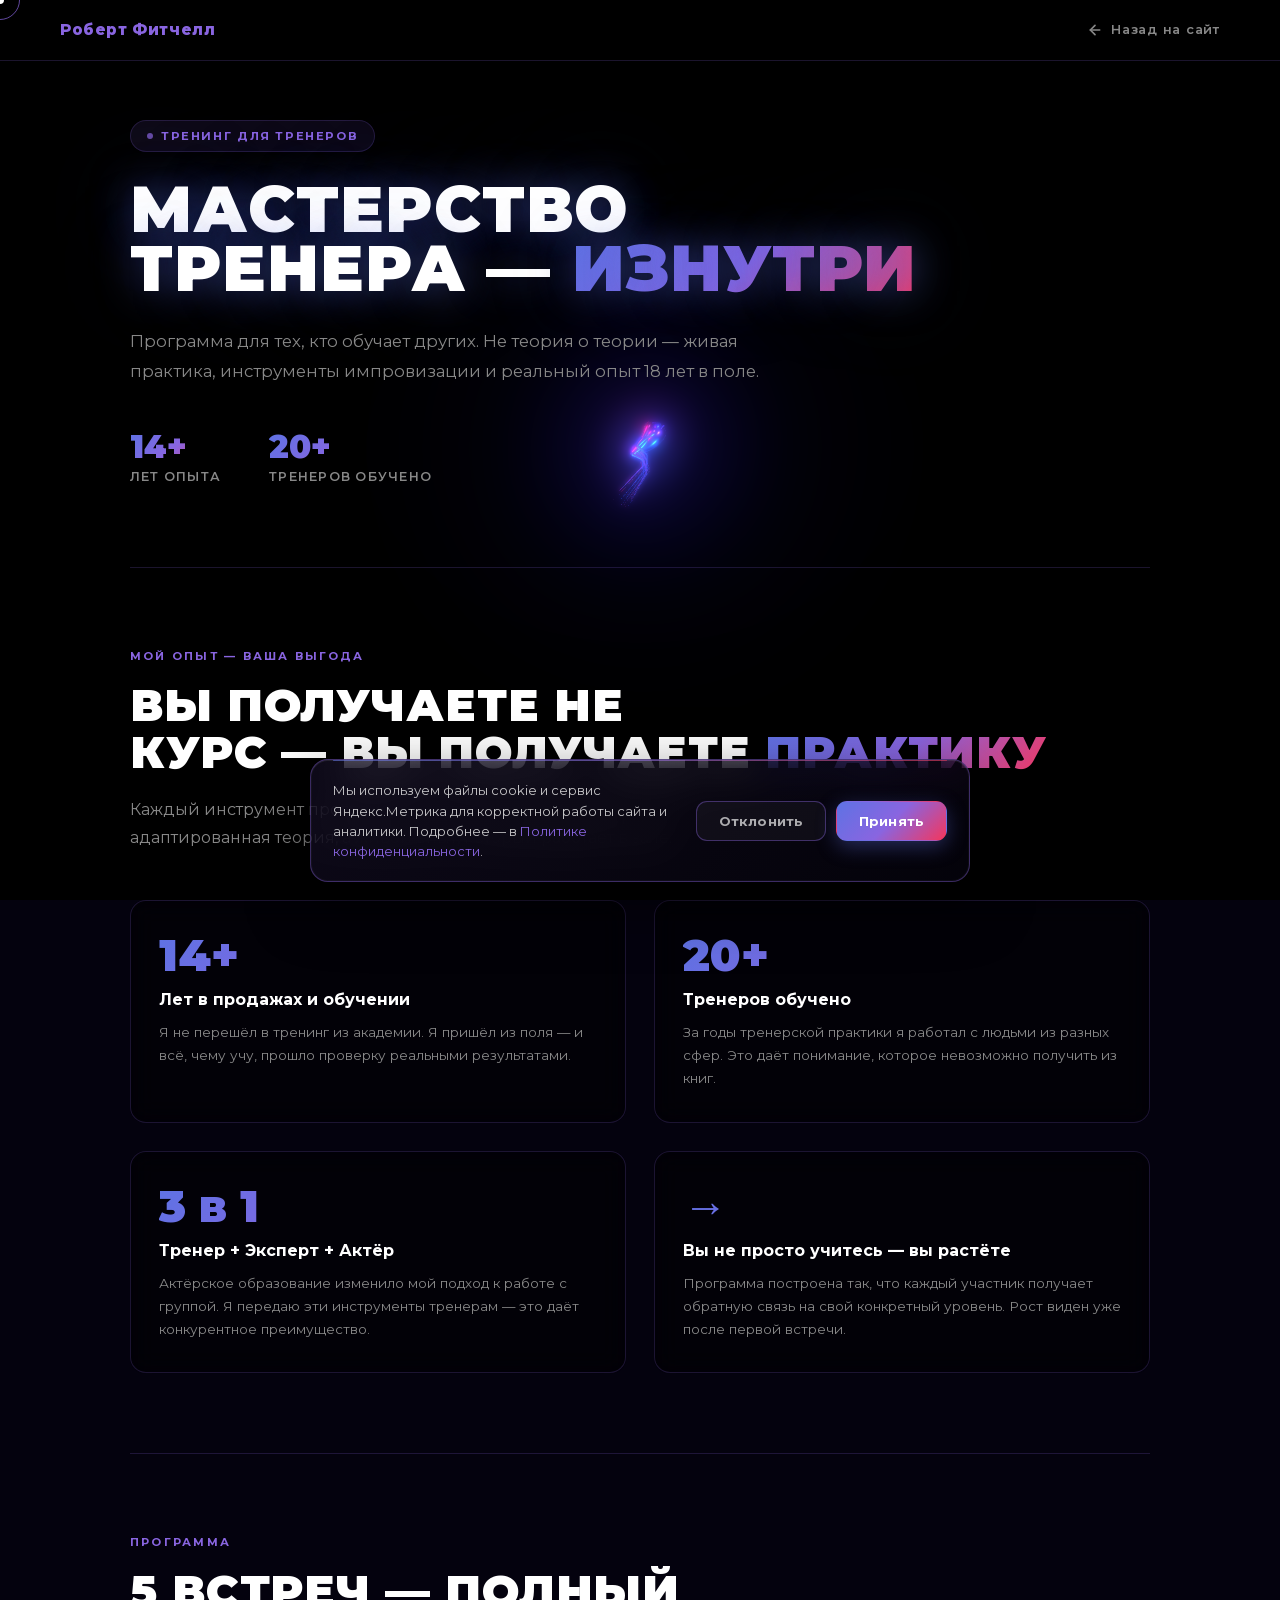
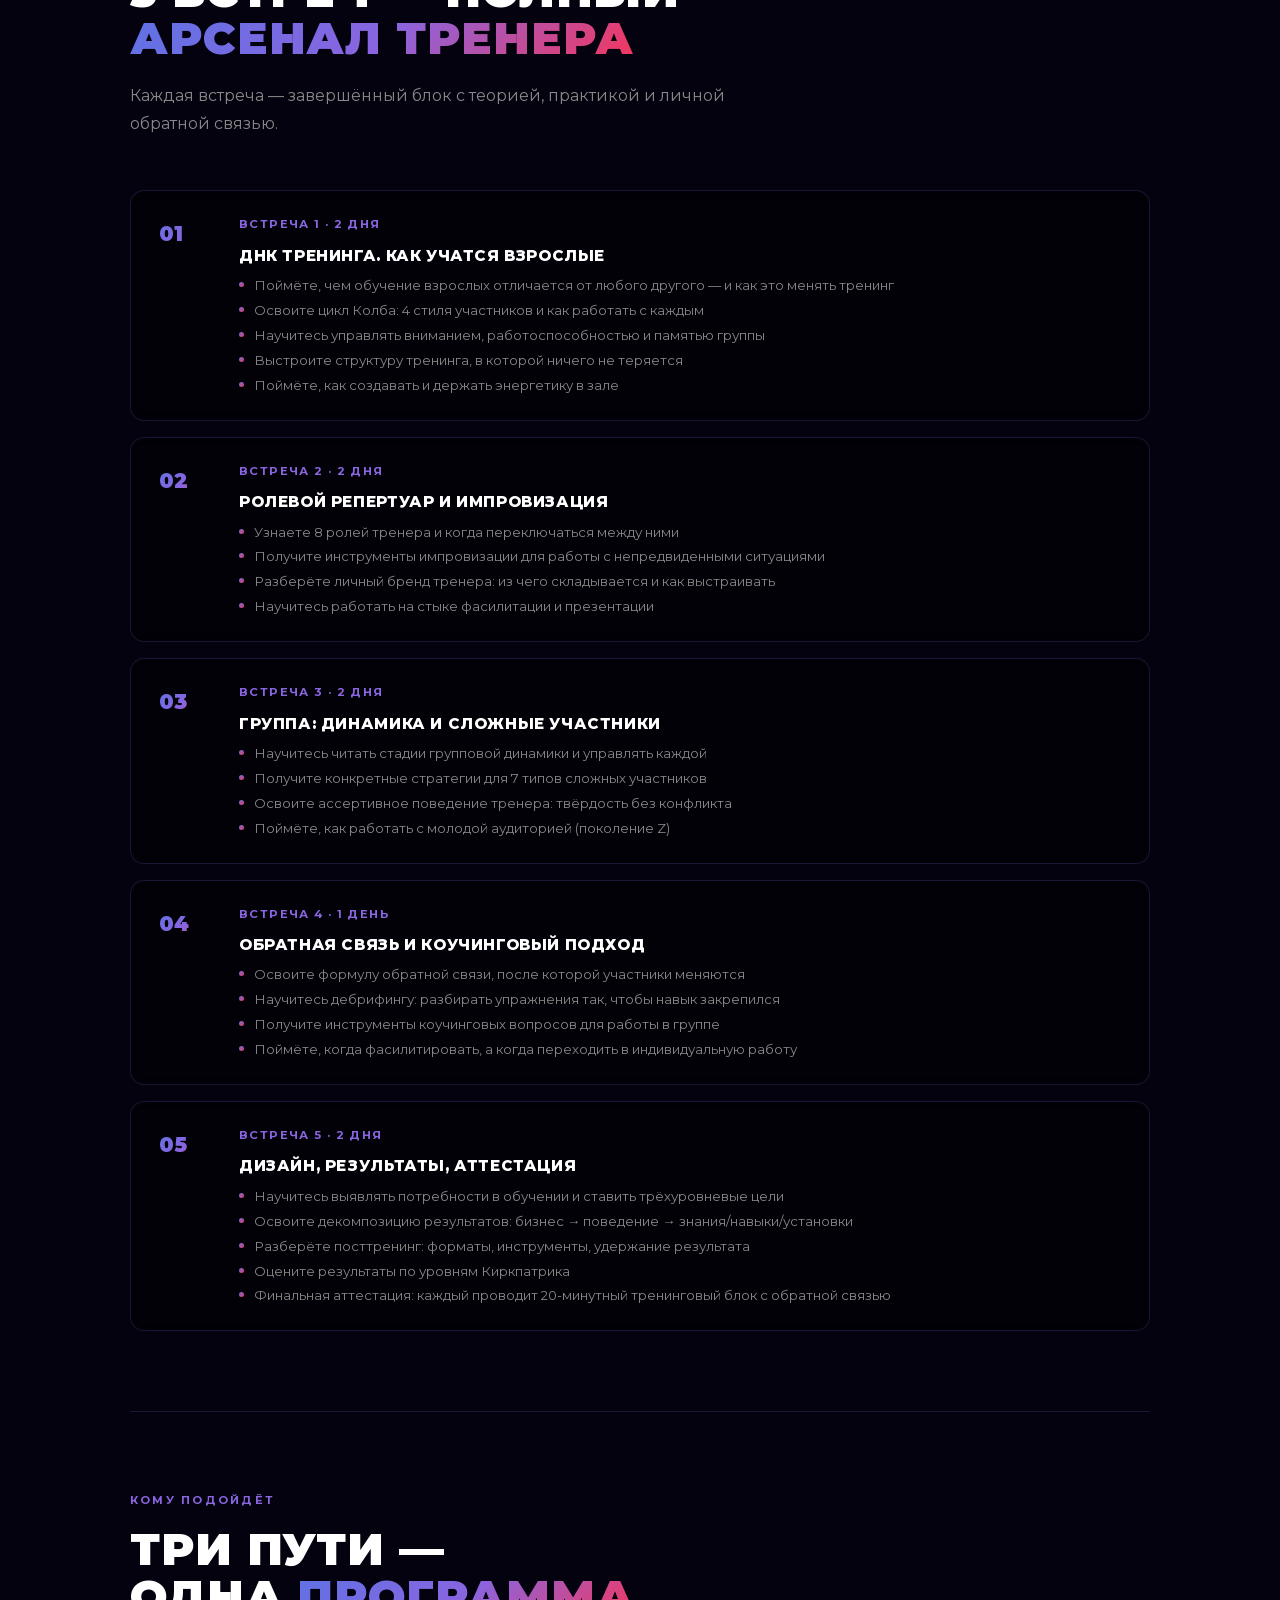
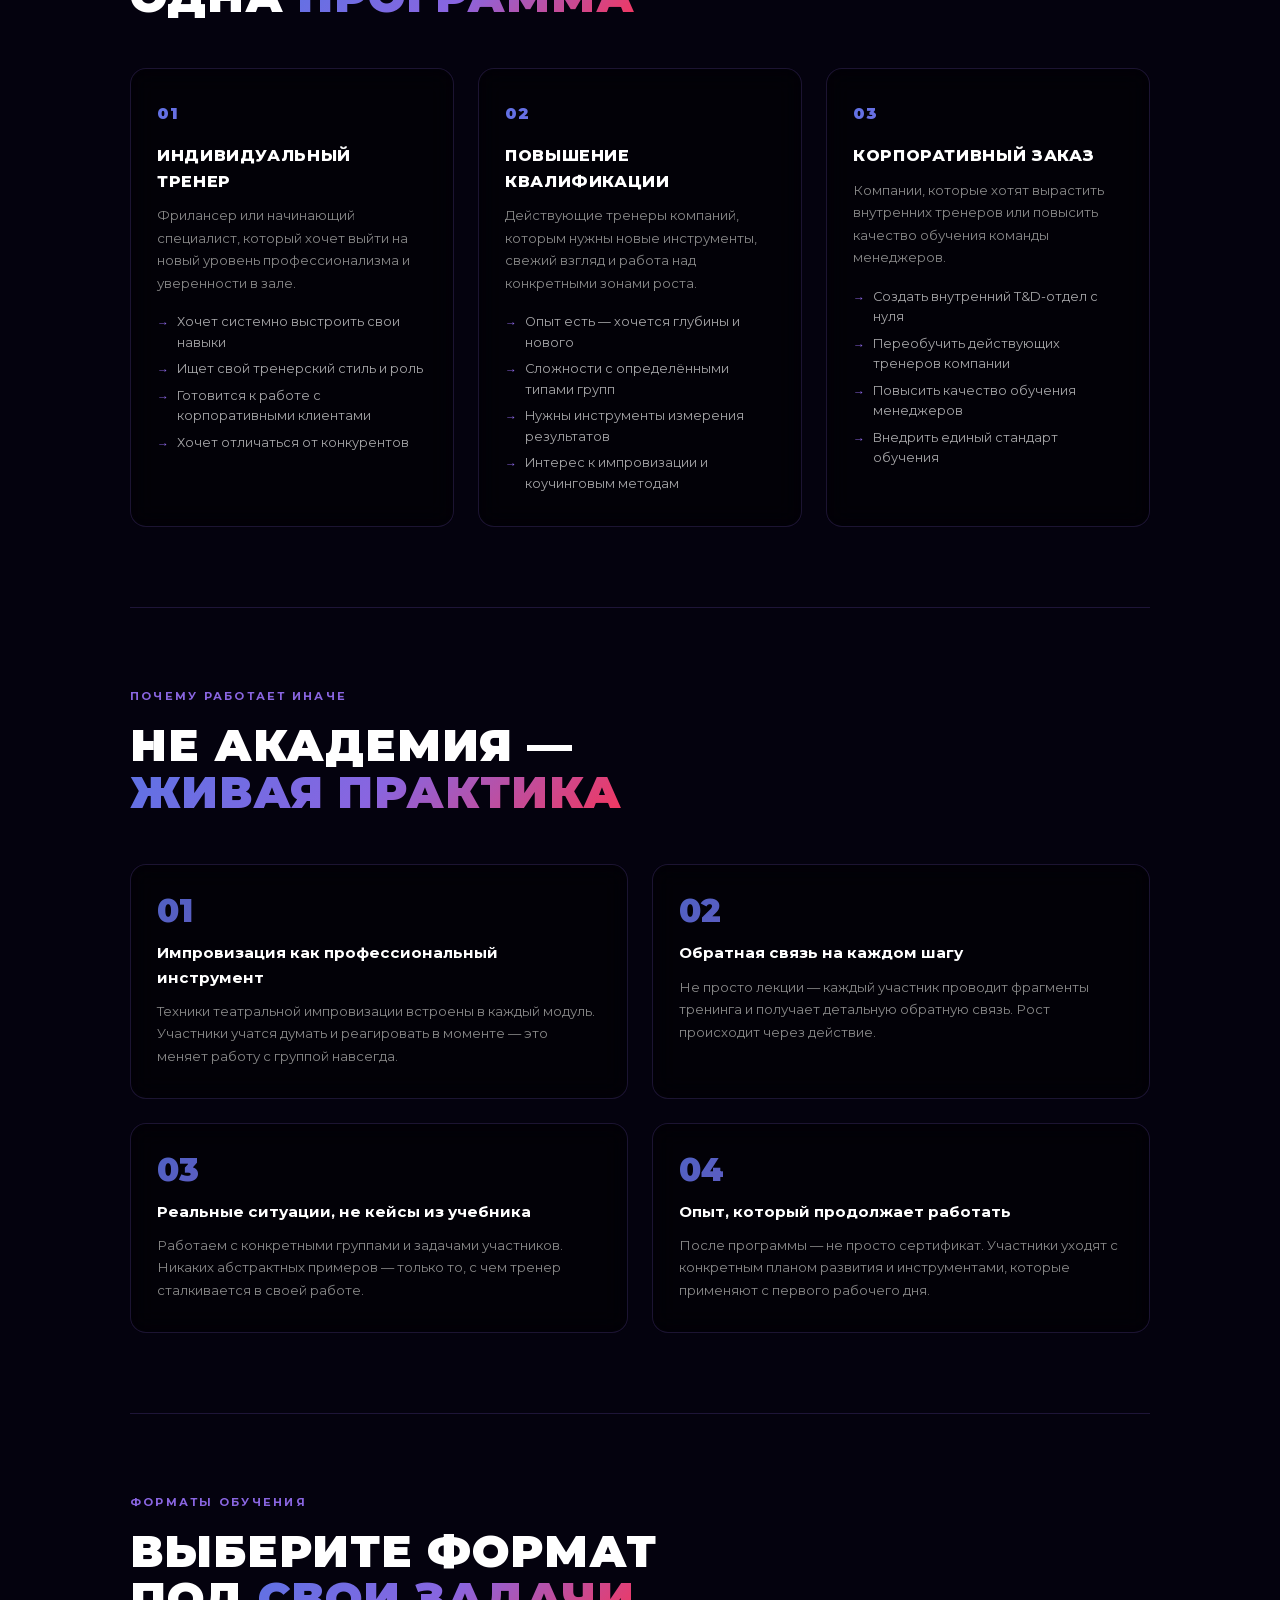
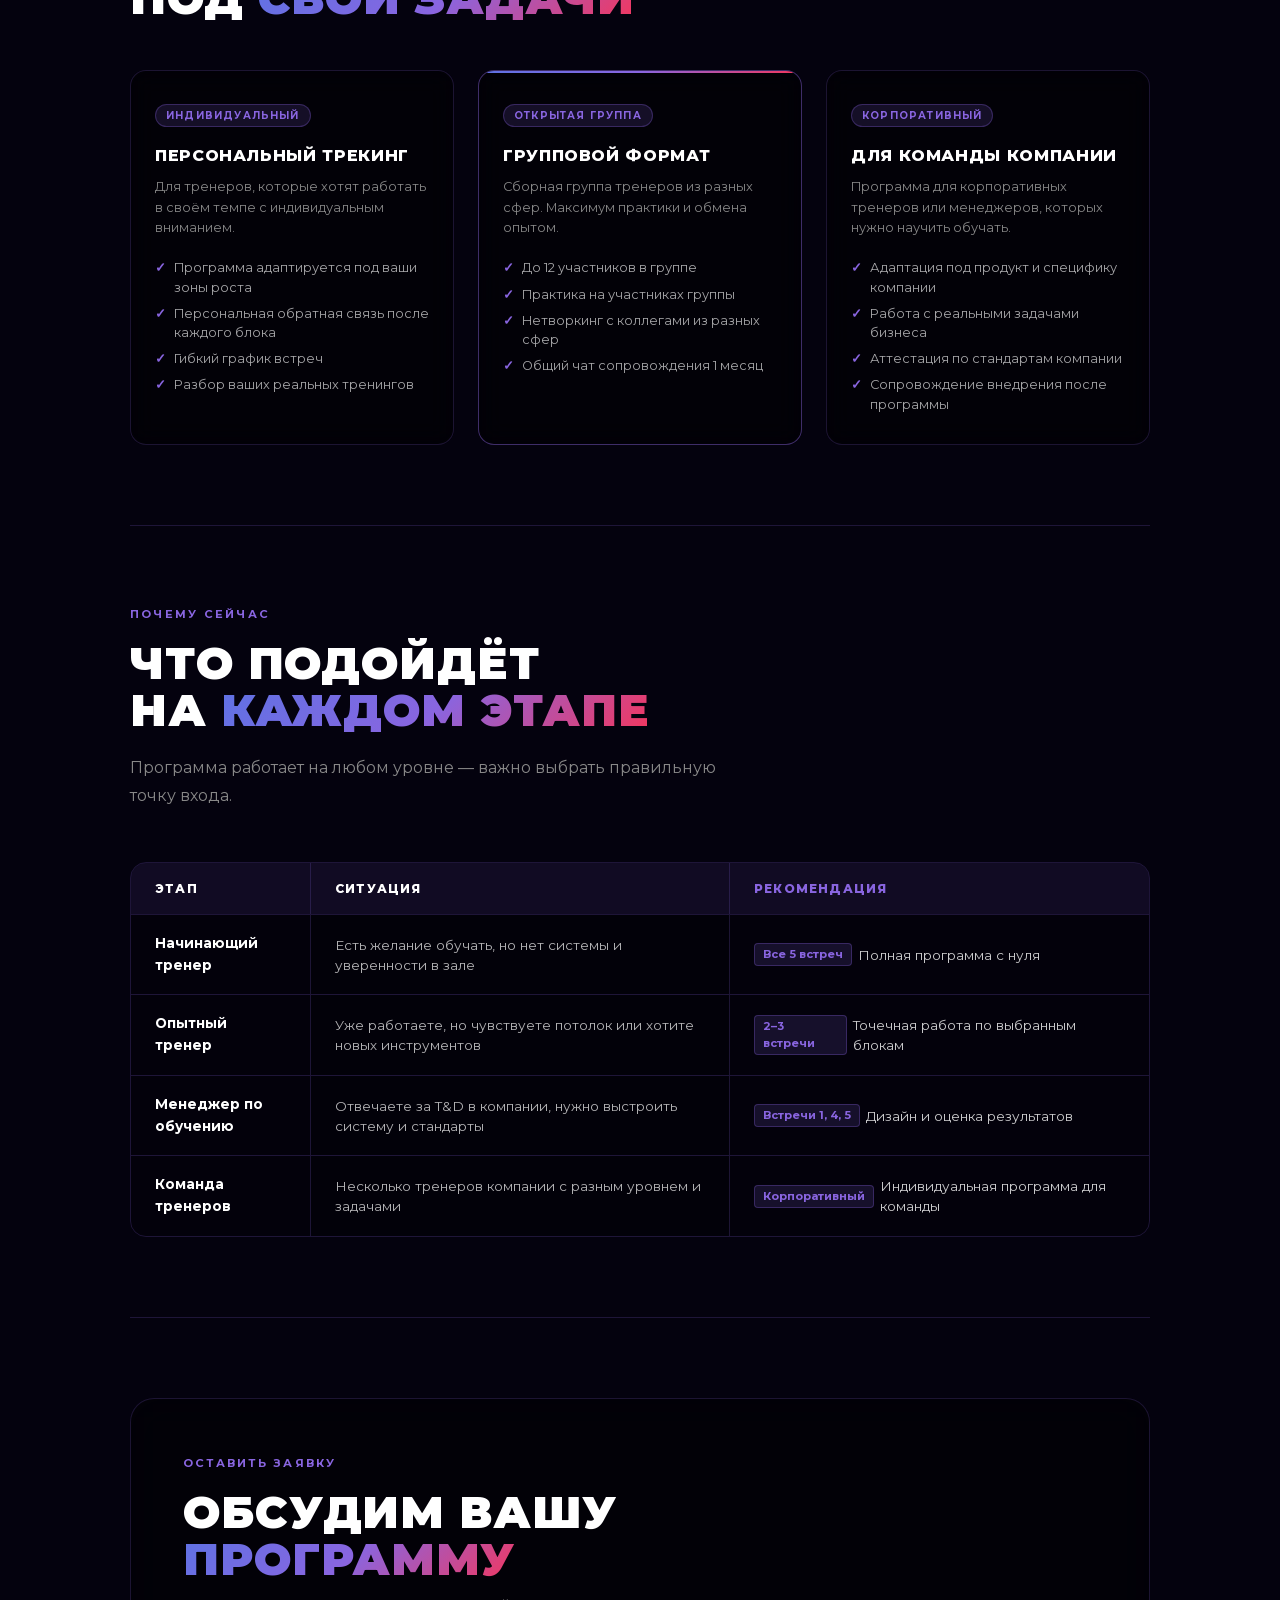
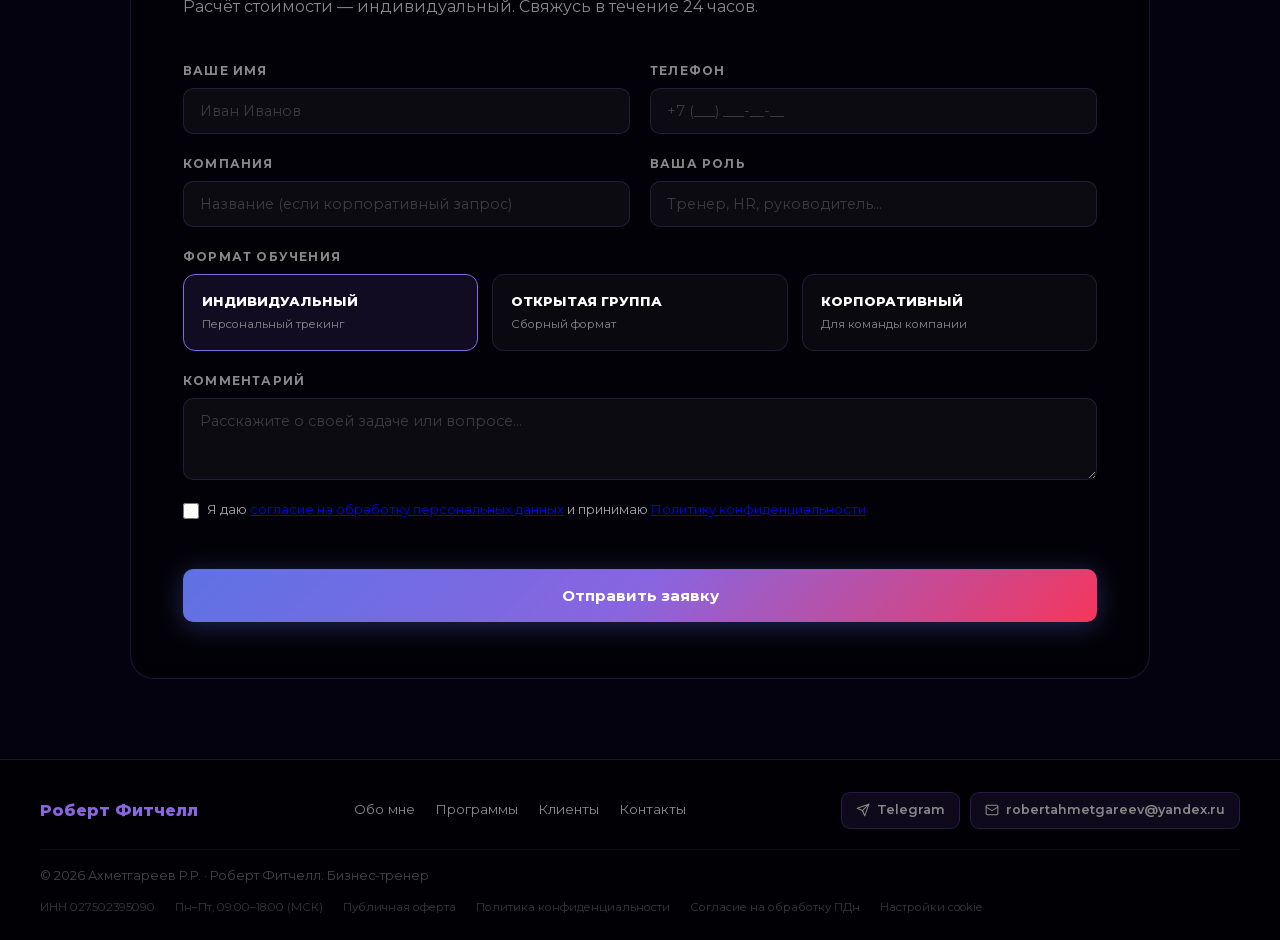
<file: trenery/index.html>
<!DOCTYPE html>
<html lang="ru">
<head>
  <meta charset="UTF-8">
  <meta name="viewport" content="width=device-width, initial-scale=1.0">
  <title>Тренинг для тренеров — Роберт Фитчелл</title>
    <meta name="description" content="Программа для тех, кто обучает других: живая практика, инструменты импровизации и реальный опыт 18 лет в поле.">
    <meta property="og:type" content="website">
    <meta property="og:site_name" content="Роберт Фитчелл">
    <meta property="og:locale" content="ru_RU">
    <meta property="og:title" content="Тренинг для тренеров">
    <meta property="og:description" content="Программа для тех, кто обучает других: живая практика, инструменты импровизации и реальный опыт 18 лет в поле.">
    <meta property="og:url" content="https://robertfitchell.ru/trenery/">
    <meta property="og:image" content="https://robertfitchell.ru/photo.jpg">
    <meta name="twitter:card" content="summary_large_image">
    <link rel="canonical" href="https://robertfitchell.ru/trenery/">
  <link rel="icon" type="image/svg+xml" href="../favicon.svg">
    <link rel="stylesheet" href="/fonts.css">
  <style>
    *, *::before, *::after { box-sizing: border-box; margin: 0; padding: 0; }

    :root {
      --gold:   #8965e0;
      --a1:     #5e72e4;
      --a2:     #8965e0;
      --a3:     #f5365c;
      --bg-2:   rgba(0,0,0,0.65);
      --bg-3:   rgba(0,0,0,0.75);
      --text:   #f0f0f0;
      --muted:  #888888;
      --border: rgba(137,101,224,0.2);
      --grad:   linear-gradient(135deg, #5e72e4, #8965e0, #f5365c);
    }

    html { scroll-behavior: smooth; }
    body {
      font-family: 'Montserrat', sans-serif;
      background: #04020e;
      color: var(--text);
      line-height: 1.6;
      -webkit-font-smoothing: antialiased;
      cursor: none;
    }

    /* ── TUBES ── */
    #tubes-wrapper { position: fixed; top: 0; left: 0; width: 100vw; height: 100vh; z-index: 0; }
    #tubes-canvas  { display: block; width: 100%; height: 100%; }
    .tubes-overlay { position: fixed; inset: 0; z-index: 1; background: radial-gradient(ellipse at center, transparent 30%, rgba(0,0,0,0.5) 100%); pointer-events: none; }
    #tubes-loader  { position: fixed; inset: 0; z-index: 600; background: #04020e; display: flex; align-items: center; justify-content: center; transition: opacity 0.6s; }
    #tubes-loader.hidden { opacity: 0; pointer-events: none; }
    #tubes-loader-dot { width: 8px; height: 8px; border-radius: 50%; background: #8965e0; animation: ldpulse 1s ease-in-out infinite; }
    @keyframes ldpulse { 0%,100%{transform:scale(1);opacity:1} 50%{transform:scale(1.8);opacity:0.4} }
    .color-flash {
      position: fixed; top: 50%; left: 50%;
      transform: translate(-50%,-50%) scale(0);
      width: 200px; height: 200px; border-radius: 50%;
      pointer-events: none; z-index: 5; opacity: 0;
    }
    .color-flash.active { animation: ripple 0.6s ease-out forwards; }
    @keyframes ripple {
      0%   { transform: translate(-50%,-50%) scale(0); opacity: 0.15; }
      100% { transform: translate(-50%,-50%) scale(8); opacity: 0; }
    }

    /* ── CURSOR ── */
    .cursor      { width: 8px; height: 8px; background: #fff; border-radius: 50%; position: fixed; pointer-events: none; z-index: 9999; transform: translate(-50%,-50%); }
    .cursor-ring { width: 40px; height: 40px; border: 1.5px solid rgba(137,101,224,0.7); border-radius: 50%; position: fixed; pointer-events: none; z-index: 9998; transform: translate(-50%,-50%); }

    /* ── LAYOUT ── */
    nav, main, footer { position: relative; z-index: 2; }
    nav {
      position: fixed; top: 0; left: 0; right: 0; z-index: 100;
      padding: 18px 60px;
      display: flex; justify-content: space-between; align-items: center;
      background: rgba(0,0,0,0.72); backdrop-filter: blur(20px);
      border-bottom: 1px solid var(--border);
    }
    .nav-logo { font-size: 0.95rem; font-weight: 800; letter-spacing: 0.04em; color: var(--gold); text-decoration: none; }
    .nav-back  { display: inline-flex; align-items: center; gap: 8px; font-size: 0.8rem; font-weight: 600; color: var(--muted); text-decoration: none; letter-spacing: 0.06em; transition: color 0.2s; }
    .nav-back:hover { color: #fff; }
    .nav-back:hover svg { transform: translateX(-3px); }
    .nav-back svg { transition: transform 0.2s; }

    main { max-width: 1100px; margin: 0 auto; padding: 120px 40px 80px; }
    section { padding: 80px 0; border-bottom: 1px solid var(--border); }
    section:last-child { border-bottom: none; }

    .section-label { font-size: 0.7rem; font-weight: 700; letter-spacing: 0.2em; text-transform: uppercase; color: var(--gold); margin-bottom: 16px; }
    .section-title { font-size: clamp(1.8rem, 3.5vw, 2.8rem); font-weight: 900; text-transform: uppercase; line-height: 1.05; letter-spacing: 0.02em; margin-bottom: 20px; color: #fff; }
    .section-title .accent { background: var(--grad); -webkit-background-clip: text; -webkit-text-fill-color: transparent; background-clip: text; }
    .section-sub { font-size: 1rem; color: var(--muted); line-height: 1.75; max-width: 600px; }

    /* ── HERO ── */
    #hero { padding: 0 0 80px; }
    .hero-tag { display: inline-flex; align-items: center; gap: 8px; background: rgba(137,101,224,0.1); border: 1px solid var(--border); color: var(--gold); padding: 6px 16px; border-radius: 100px; font-size: 0.72rem; font-weight: 700; letter-spacing: 0.14em; text-transform: uppercase; margin-bottom: 28px; }
    .hero-tag span { width: 6px; height: 6px; border-radius: 50%; background: var(--gold); opacity: .7; }
    .hero-name { font-size: clamp(2.4rem, 5vw, 5rem); font-weight: 900; text-transform: uppercase; line-height: .92; letter-spacing: .02em; margin-bottom: 28px; color: #fff; text-shadow: 0 0 40px rgba(94,114,228,.5), 0 0 100px rgba(94,114,228,.25); }
    .hero-name .accent { background: var(--grad); -webkit-background-clip: text; -webkit-text-fill-color: transparent; background-clip: text; }
    .hero-desc { font-size: 1.05rem; color: var(--muted); line-height: 1.8; max-width: 640px; margin-bottom: 44px; }
    .hero-stats { display: flex; gap: 48px; flex-wrap: wrap; }
    .hero-stat-num { font-size: 2rem; font-weight: 900; background: var(--grad); -webkit-background-clip: text; -webkit-text-fill-color: transparent; background-clip: text; line-height: 1; }
    .hero-stat-label { font-size: 0.78rem; font-weight: 600; color: var(--muted); text-transform: uppercase; letter-spacing: 0.1em; margin-top: 4px; }

    /* ── ОПЫТ ── */
    .exp-grid { display: grid; grid-template-columns: 1fr 1fr; gap: 28px; margin-top: 48px; }
    .exp-card { background: rgba(0,0,0,0.5); border: 1px solid var(--border); border-radius: 16px; padding: 32px 28px; backdrop-filter: blur(12px); transition: border-color 0.3s, transform 0.3s; position: relative; overflow: hidden; }
    .exp-card::before { content: ''; position: absolute; top: 0; left: 0; right: 0; height: 2px; background: var(--grad); opacity: 0; transition: opacity 0.3s; }
    .exp-card:hover::before { opacity: 1; }
    .exp-card:hover { border-color: rgba(137,101,224,0.4); transform: translateY(-3px); }
    .exp-num { font-size: 2.8rem; font-weight: 900; background: var(--grad); -webkit-background-clip: text; -webkit-text-fill-color: transparent; background-clip: text; line-height: 1; margin-bottom: 10px; }
    .exp-title { font-size: 1rem; font-weight: 700; color: #fff; margin-bottom: 8px; }
    .exp-desc { font-size: 0.84rem; color: var(--muted); line-height: 1.7; }

    /* ── ПРОГРАММА / ЧТО ПОЛУЧАТ ── */
    .modules-list { margin-top: 52px; display: flex; flex-direction: column; gap: 16px; }
    .module-row { display: grid; grid-template-columns: 56px 1fr; gap: 24px; align-items: start; background: rgba(0,0,0,0.45); border: 1px solid var(--border); border-radius: 14px; padding: 24px 28px; backdrop-filter: blur(12px); transition: border-color 0.3s; }
    .module-row:hover { border-color: rgba(137,101,224,0.4); }
    .module-num { font-size: 1.3rem; font-weight: 900; background: var(--grad); -webkit-background-clip: text; -webkit-text-fill-color: transparent; background-clip: text; padding-top: 2px; }
    .module-body {}
    .module-title { font-size: 0.95rem; font-weight: 800; color: #fff; text-transform: uppercase; letter-spacing: 0.04em; margin-bottom: 8px; }
    .module-meta { font-size: 0.72rem; color: var(--gold); font-weight: 700; letter-spacing: 0.12em; text-transform: uppercase; margin-bottom: 10px; }
    .module-outcomes { list-style: none; display: flex; flex-direction: column; gap: 5px; }
    .module-outcomes li { font-size: 0.83rem; color: var(--muted); display: flex; gap: 10px; align-items: flex-start; line-height: 1.5; }
    .module-outcomes li::before { content: ''; flex-shrink: 0; width: 5px; height: 5px; border-radius: 50%; background: linear-gradient(135deg, #5e72e4, #f5365c); margin-top: 6px; }

    /* ── КОМУ ПОДОЙДЁТ ── */
    .audience-grid { display: grid; grid-template-columns: repeat(3, 1fr); gap: 24px; margin-top: 48px; }
    .aud-card { background: rgba(0,0,0,0.5); border: 1px solid var(--border); border-radius: 16px; padding: 32px 26px; backdrop-filter: blur(12px); transition: border-color 0.3s, transform 0.3s; }
    .aud-card:hover { border-color: rgba(137,101,224,0.5); transform: translateY(-3px); }
    .aud-num { font-size: 1rem; font-weight: 900; background: var(--grad); -webkit-background-clip: text; -webkit-text-fill-color: transparent; background-clip: text; margin-bottom: 16px; letter-spacing: 0.08em; }
    .aud-title { font-size: 1rem; font-weight: 800; color: #fff; margin-bottom: 10px; text-transform: uppercase; letter-spacing: 0.04em; }
    .aud-desc { font-size: 0.83rem; color: var(--muted); line-height: 1.7; margin-bottom: 18px; }
    .aud-list { list-style: none; display: flex; flex-direction: column; gap: 6px; }
    .aud-list li { font-size: 0.8rem; color: rgba(255,255,255,0.65); display: flex; gap: 8px; align-items: flex-start; }
    .aud-list li::before { content: '→'; color: var(--gold); flex-shrink: 0; font-size: 0.75rem; margin-top: 1px; }

    /* ── ПОЧЕМУ ИНАЧЕ ── */
    .diff-grid { display: grid; grid-template-columns: repeat(2, 1fr); gap: 24px; margin-top: 48px; }
    .diff-card { background: rgba(0,0,0,0.5); border: 1px solid var(--border); border-radius: 16px; padding: 30px 26px; backdrop-filter: blur(12px); transition: border-color 0.3s; }
    .diff-card:hover { border-color: rgba(137,101,224,0.4); }
    .diff-icon-num { font-size: 2rem; font-weight: 900; background: var(--grad); -webkit-background-clip: text; -webkit-text-fill-color: transparent; background-clip: text; margin-bottom: 14px; line-height: 1; opacity: 0.85; }
    .diff-title { font-size: 0.95rem; font-weight: 700; color: #fff; margin-bottom: 10px; }
    .diff-desc { font-size: 0.83rem; color: var(--muted); line-height: 1.7; }

    /* ── ФОРМАТЫ ── */
    .formats-grid { display: grid; grid-template-columns: repeat(3, 1fr); gap: 24px; margin-top: 48px; }
    .fmt-card { background: rgba(0,0,0,0.5); border: 1px solid var(--border); border-radius: 16px; padding: 30px 24px; backdrop-filter: blur(12px); position: relative; overflow: hidden; transition: border-color 0.3s, transform 0.3s; }
    .fmt-card.featured { border-color: rgba(137,101,224,0.45); }
    .fmt-card.featured::before { content: ''; position: absolute; top: 0; left: 0; right: 0; height: 2px; background: var(--grad); }
    .fmt-card:hover { transform: translateY(-3px); border-color: rgba(137,101,224,0.45); }
    .fmt-badge { display: inline-block; padding: 3px 10px; border-radius: 100px; font-size: 0.62rem; font-weight: 700; letter-spacing: 0.12em; text-transform: uppercase; margin-bottom: 16px; background: rgba(137,101,224,0.15); border: 1px solid rgba(137,101,224,0.3); color: var(--gold); }
    .fmt-title { font-size: 1rem; font-weight: 800; color: #fff; text-transform: uppercase; margin-bottom: 8px; letter-spacing: 0.04em; }
    .fmt-sub { font-size: 0.8rem; color: var(--muted); margin-bottom: 20px; line-height: 1.6; }
    .fmt-list { list-style: none; display: flex; flex-direction: column; gap: 7px; }
    .fmt-list li { font-size: 0.8rem; color: rgba(255,255,255,0.65); display: flex; gap: 8px; align-items: flex-start; line-height: 1.5; }
    .fmt-list li::before { content: '✓'; color: var(--gold); font-weight: 700; flex-shrink: 0; }

    /* ── ЭТАПЫ / ПОЧЕМУ СЕЙЧАС ── */
    .stages-wrap { margin-top: 52px; display: flex; flex-direction: column; gap: 0; border: 1px solid var(--border); border-radius: 16px; overflow: hidden; }
    .stage-row { display: grid; grid-template-columns: 180px 1fr 1fr; border-bottom: 1px solid var(--border); }
    .stage-row:last-child { border-bottom: none; }
    .stage-row.header .stage-cell { background: rgba(137,101,224,0.1); font-size: 0.75rem; font-weight: 800; text-transform: uppercase; letter-spacing: 0.1em; color: #fff; padding: 16px 24px; }
    .stage-row.header .stage-cell:nth-child(3) { color: var(--gold); }
    .stage-cell { padding: 18px 24px; border-right: 1px solid var(--border); font-size: 0.84rem; display: flex; align-items: center; background: rgba(0,0,0,0.2); }
    .stage-cell:nth-child(even) { background: rgba(0,0,0,0.35); }
    .stage-cell:last-child { border-right: none; }
    .stage-cell.label { font-weight: 700; color: #fff; font-size: 0.85rem; }
    .stage-cell.val { color: rgba(255,255,255,0.7); line-height: 1.5; }
    .stage-cell.rec { color: rgba(255,255,255,0.8); line-height: 1.5; }
    .rec-tag { display: inline-block; background: rgba(137,101,224,0.15); border: 1px solid rgba(137,101,224,0.3); color: var(--gold); padding: 2px 8px; border-radius: 4px; font-size: 0.7rem; font-weight: 700; margin-right: 6px; }

    /* ── ФОРМА ── */
    #form-section { background: rgba(0,0,0,0.45); border-radius: 24px; padding: 56px 52px; border: 1px solid var(--border); backdrop-filter: blur(20px); margin-top: 80px; }
    .form-grid { display: grid; grid-template-columns: 1fr 1fr; gap: 20px; margin-top: 40px; }
    .form-field { display: flex; flex-direction: column; gap: 8px; }
    .form-field.full { grid-column: 1 / -1; }
    .form-label { font-size: 0.75rem; font-weight: 700; text-transform: uppercase; letter-spacing: 0.1em; color: var(--muted); }
    .form-input { background: rgba(255,255,255,0.04); border: 1px solid var(--border); border-radius: 10px; padding: 13px 16px; color: #fff; font-family: 'Montserrat', sans-serif; font-size: 0.9rem; transition: border-color 0.2s; outline: none; }
    .form-input:focus { border-color: var(--gold); }
    .form-input::placeholder { color: rgba(255,255,255,0.2); }
    .format-choice { display: grid; grid-template-columns: repeat(3, 1fr); gap: 14px; }
    .choice-opt { position: relative; }
    .choice-opt input[type="radio"] { position: absolute; opacity: 0; width: 0; height: 0; }
    .choice-lbl { display: flex; flex-direction: column; gap: 3px; padding: 16px 18px; background: rgba(255,255,255,0.03); border: 1px solid var(--border); border-radius: 12px; cursor: pointer; transition: border-color 0.2s, background 0.2s; }
    .choice-opt input:checked + .choice-lbl { border-color: var(--gold); background: rgba(137,101,224,0.12); }
    .choice-lbl-title { font-size: 0.82rem; font-weight: 800; text-transform: uppercase; color: #fff; }
    .choice-lbl-sub   { font-size: 0.72rem; color: var(--muted); }
    .btn-submit { margin-top: 28px; width: 100%; background: var(--grad); color: #fff; border: none; padding: 17px 36px; border-radius: 10px; font-family: 'Montserrat', sans-serif; font-weight: 700; font-size: 0.95rem; cursor: pointer; box-shadow: 0 4px 24px rgba(94,114,228,.35); transition: opacity 0.2s, transform 0.2s; }
    .btn-submit:hover { opacity: .88; transform: translateY(-2px); }
    .form-note { text-align: center; margin-top: 16px; font-size: 0.75rem; color: rgba(255,255,255,0.25); }

    footer { background: var(--bg-2); border-top: 1px solid var(--border); padding: 32px 40px 24px; overflow: hidden; }
    .footer-top { display:flex; align-items:center; justify-content:space-between; flex-wrap:wrap; gap:16px; margin-bottom:20px; }
    .footer-brand { font-size:1rem; font-weight:800; color:var(--gold); white-space:nowrap; }
    .footer-links { display:flex; gap:20px; align-items:center; flex-wrap:wrap; }
    .footer-links a { color:var(--muted); text-decoration:none; font-size:0.85rem; transition:color .2s; white-space:nowrap; }
    .footer-links a:hover { color:var(--gold); }
    .footer-socials { display:flex; gap:10px; align-items:center; flex-wrap:wrap; }
    .footer-social { display:inline-flex; align-items:center; gap:7px; background:rgba(137,101,224,0.1); border:1px solid var(--border); border-radius:9px; padding:7px 14px; color:var(--muted); font-size:0.8rem; font-weight:600; text-decoration:none; transition:background .2s,color .2s,border-color .2s; }
    .footer-social:hover { background:rgba(137,101,224,0.22); color:#fff; border-color:rgba(137,101,224,0.4); }
    .footer-bottom { display:flex; align-items:center; justify-content:space-between; flex-wrap:wrap; gap:12px; padding-top:16px; border-top:1px solid rgba(255,255,255,0.05); }
    .footer-copy { color:rgba(136,136,136,0.5); font-size:0.78rem; }
    .footer-legal { font-size:0.72rem; color:rgba(136,136,136,0.4); display:flex; gap:20px; flex-wrap:wrap; }
    .footer-legal a { color:rgba(136,136,136,0.4); text-decoration:none; transition:color .2s; }
    .footer-legal a:hover { color:var(--gold); }
    @media(max-width:600px){ footer{padding:24px 20px 20px;} .footer-top{flex-direction:column;align-items:flex-start;gap:14px;} .footer-bottom{flex-direction:column;align-items:flex-start;gap:8px;} }

    /* ── FADE ── */
    .fade-up { opacity: 0; transform: translateY(28px); transition: opacity 0.7s ease, transform 0.7s ease; }
    .fade-up.visible { opacity: 1; transform: none; }

    /* ── RESPONSIVE ── */
    @media (max-width: 900px) {
      main { padding: 100px 24px 60px; }
      nav { padding: 16px 24px; }
      .exp-grid, .diff-grid { grid-template-columns: 1fr; }
      .audience-grid, .formats-grid { grid-template-columns: 1fr; }
      .stage-row { grid-template-columns: 1fr; }
      .stage-row.header .stage-cell:not(:first-child) { display: none; }
      #form-section { padding: 36px 24px; }
      .form-grid { grid-template-columns: 1fr; }
      .format-choice { grid-template-columns: 1fr; }
    }
    @media (max-width: 600px) {
      .hero-stats { gap: 24px; }
    }
  </style>
</head>
<body>

<div id="tubes-loader"><div id="tubes-loader-dot"></div></div>
<div id="tubes-wrapper"><canvas id="tubes-canvas"></canvas></div>
<div class="tubes-overlay"></div>
<div class="color-flash" id="colorFlash"></div>
<div class="cursor" id="cursor"></div>
<div class="cursor-ring" id="cursorRing"></div>

<nav>
  <a href="/" class="nav-logo">Роберт Фитчелл</a>
  <a href="/" class="nav-back">
    <svg width="16" height="16" viewBox="0 0 24 24" fill="none" stroke="currentColor" stroke-width="2.5" stroke-linecap="round" stroke-linejoin="round"><line x1="19" y1="12" x2="5" y2="12"/><polyline points="12 19 5 12 12 5"/></svg>
    Назад на сайт
  </a>
</nav>

<main>

  <!-- ── HERO ── -->
  <section id="hero">
    <div class="hero-tag"><span></span>Тренинг для тренеров</div>
    <h1 class="hero-name fade-up">
      Мастерство<br>тренера — <span class="accent">изнутри</span>
    </h1>
    <p class="hero-desc fade-up">
      Программа для тех, кто обучает других. Не теория о теории —
      живая практика, инструменты импровизации и реальный опыт
      18 лет в поле.
    </p>
    <div class="hero-stats fade-up">
      <div><div class="hero-stat-num">14+</div><div class="hero-stat-label">Лет опыта</div></div>
      <div><div class="hero-stat-num">20+</div><div class="hero-stat-label">Тренеров обучено</div></div>
    </div>
  </section>

  <!-- ── МОЙ ОПЫТ С ВЫГОДОЙ ── -->
  <section id="experience">
    <div class="section-label fade-up">Мой опыт — ваша выгода</div>
    <h2 class="section-title fade-up">Вы получаете не<br>курс — вы получаете <span class="accent">практику</span></h2>
    <p class="section-sub fade-up">Каждый инструмент программы — это то, что я применяю сам. Не адаптированная теория, а живой опыт, который работает в зале.</p>

    <div class="exp-grid">
      <div class="exp-card fade-up">
        <div class="exp-num">14+</div>
        <div class="exp-title">Лет в продажах и обучении</div>
        <div class="exp-desc">Я не перешёл в тренинг из академии. Я пришёл из поля — и всё, чему учу, прошло проверку реальными результатами.</div>
      </div>
      <div class="exp-card fade-up">
        <div class="exp-num">20+</div>
        <div class="exp-title">Тренеров обучено</div>
        <div class="exp-desc">За годы тренерской практики я работал с людьми из разных сфер. Это даёт понимание, которое невозможно получить из книг.</div>
      </div>
      <div class="exp-card fade-up">
        <div class="exp-num">3 в 1</div>
        <div class="exp-title">Тренер + Эксперт + Актёр</div>
        <div class="exp-desc">Актёрское образование изменило мой подход к работе с группой. Я передаю эти инструменты тренерам — это даёт конкурентное преимущество.</div>
      </div>
      <div class="exp-card fade-up">
        <div class="exp-num">→</div>
        <div class="exp-title">Вы не просто учитесь — вы растёте</div>
        <div class="exp-desc">Программа построена так, что каждый участник получает обратную связь на свой конкретный уровень. Рост виден уже после первой встречи.</div>
      </div>
    </div>
  </section>

  <!-- ── ПРОГРАММА / ЧТО ПОЛУЧАТ ── -->
  <section id="program">
    <div class="section-label fade-up">Программа</div>
    <h2 class="section-title fade-up">5 встреч — полный<br><span class="accent">арсенал тренера</span></h2>
    <p class="section-sub fade-up">Каждая встреча — завершённый блок с теорией, практикой и личной обратной связью.</p>

    <div class="modules-list">
      <div class="module-row fade-up">
        <div class="module-num">01</div>
        <div class="module-body">
          <div class="module-meta">Встреча 1 · 2 дня</div>
          <div class="module-title">ДНК тренинга. Как учатся взрослые</div>
          <ul class="module-outcomes">
            <li>Поймёте, чем обучение взрослых отличается от любого другого — и как это менять тренинг</li>
            <li>Освоите цикл Колба: 4 стиля участников и как работать с каждым</li>
            <li>Научитесь управлять вниманием, работоспособностью и памятью группы</li>
            <li>Выстроите структуру тренинга, в которой ничего не теряется</li>
            <li>Поймёте, как создавать и держать энергетику в зале</li>
          </ul>
        </div>
      </div>
      <div class="module-row fade-up">
        <div class="module-num">02</div>
        <div class="module-body">
          <div class="module-meta">Встреча 2 · 2 дня</div>
          <div class="module-title">Ролевой репертуар и импровизация</div>
          <ul class="module-outcomes">
            <li>Узнаете 8 ролей тренера и когда переключаться между ними</li>
            <li>Получите инструменты импровизации для работы с непредвиденными ситуациями</li>
            <li>Разберёте личный бренд тренера: из чего складывается и как выстраивать</li>
            <li>Научитесь работать на стыке фасилитации и презентации</li>
          </ul>
        </div>
      </div>
      <div class="module-row fade-up">
        <div class="module-num">03</div>
        <div class="module-body">
          <div class="module-meta">Встреча 3 · 2 дня</div>
          <div class="module-title">Группа: динамика и сложные участники</div>
          <ul class="module-outcomes">
            <li>Научитесь читать стадии групповой динамики и управлять каждой</li>
            <li>Получите конкретные стратегии для 7 типов сложных участников</li>
            <li>Освоите ассертивное поведение тренера: твёрдость без конфликта</li>
            <li>Поймёте, как работать с молодой аудиторией (поколение Z)</li>
          </ul>
        </div>
      </div>
      <div class="module-row fade-up">
        <div class="module-num">04</div>
        <div class="module-body">
          <div class="module-meta">Встреча 4 · 1 день</div>
          <div class="module-title">Обратная связь и коучинговый подход</div>
          <ul class="module-outcomes">
            <li>Освоите формулу обратной связи, после которой участники меняются</li>
            <li>Научитесь дебрифингу: разбирать упражнения так, чтобы навык закрепился</li>
            <li>Получите инструменты коучинговых вопросов для работы в группе</li>
            <li>Поймёте, когда фасилитировать, а когда переходить в индивидуальную работу</li>
          </ul>
        </div>
      </div>
      <div class="module-row fade-up">
        <div class="module-num">05</div>
        <div class="module-body">
          <div class="module-meta">Встреча 5 · 2 дня</div>
          <div class="module-title">Дизайн, результаты, аттестация</div>
          <ul class="module-outcomes">
            <li>Научитесь выявлять потребности в обучении и ставить трёхуровневые цели</li>
            <li>Освоите декомпозицию результатов: бизнес → поведение → знания/навыки/установки</li>
            <li>Разберёте посттренинг: форматы, инструменты, удержание результата</li>
            <li>Оцените результаты по уровням Киркпатрика</li>
            <li>Финальная аттестация: каждый проводит 20-минутный тренинговый блок с обратной связью</li>
          </ul>
        </div>
      </div>
    </div>
  </section>

  <!-- ── КОМУ ПОДОЙДЁТ ── -->
  <section id="audience">
    <div class="section-label fade-up">Кому подойдёт</div>
    <h2 class="section-title fade-up">Три пути —<br>одна <span class="accent">программа</span></h2>

    <div class="audience-grid">
      <div class="aud-card fade-up">
        <div class="aud-num">01</div>
        <div class="aud-title">Индивидуальный тренер</div>
        <div class="aud-desc">Фрилансер или начинающий специалист, который хочет выйти на новый уровень профессионализма и уверенности в зале.</div>
        <ul class="aud-list">
          <li>Хочет системно выстроить свои навыки</li>
          <li>Ищет свой тренерский стиль и роль</li>
          <li>Готовится к работе с корпоративными клиентами</li>
          <li>Хочет отличаться от конкурентов</li>
        </ul>
      </div>
      <div class="aud-card fade-up">
        <div class="aud-num">02</div>
        <div class="aud-title">Повышение квалификации</div>
        <div class="aud-desc">Действующие тренеры компаний, которым нужны новые инструменты, свежий взгляд и работа над конкретными зонами роста.</div>
        <ul class="aud-list">
          <li>Опыт есть — хочется глубины и нового</li>
          <li>Сложности с определёнными типами групп</li>
          <li>Нужны инструменты измерения результатов</li>
          <li>Интерес к импровизации и коучинговым методам</li>
        </ul>
      </div>
      <div class="aud-card fade-up">
        <div class="aud-num">03</div>
        <div class="aud-title">Корпоративный заказ</div>
        <div class="aud-desc">Компании, которые хотят вырастить внутренних тренеров или повысить качество обучения команды менеджеров.</div>
        <ul class="aud-list">
          <li>Создать внутренний T&D-отдел с нуля</li>
          <li>Переобучить действующих тренеров компании</li>
          <li>Повысить качество обучения менеджеров</li>
          <li>Внедрить единый стандарт обучения</li>
        </ul>
      </div>
    </div>
  </section>

  <!-- ── ПОЧЕМУ РАБОТАЕТ ИНАЧЕ ── -->
  <section id="difference">
    <div class="section-label fade-up">Почему работает иначе</div>
    <h2 class="section-title fade-up">Не академия —<br><span class="accent">живая практика</span></h2>

    <div class="diff-grid">
      <div class="diff-card fade-up">
        <div class="diff-icon-num">01</div>
        <div class="diff-title">Импровизация как профессиональный инструмент</div>
        <div class="diff-desc">Техники театральной импровизации встроены в каждый модуль. Участники учатся думать и реагировать в моменте — это меняет работу с группой навсегда.</div>
      </div>
      <div class="diff-card fade-up">
        <div class="diff-icon-num">02</div>
        <div class="diff-title">Обратная связь на каждом шагу</div>
        <div class="diff-desc">Не просто лекции — каждый участник проводит фрагменты тренинга и получает детальную обратную связь. Рост происходит через действие.</div>
      </div>
      <div class="diff-card fade-up">
        <div class="diff-icon-num">03</div>
        <div class="diff-title">Реальные ситуации, не кейсы из учебника</div>
        <div class="diff-desc">Работаем с конкретными группами и задачами участников. Никаких абстрактных примеров — только то, с чем тренер сталкивается в своей работе.</div>
      </div>
      <div class="diff-card fade-up">
        <div class="diff-icon-num">04</div>
        <div class="diff-title">Опыт, который продолжает работать</div>
        <div class="diff-desc">После программы — не просто сертификат. Участники уходят с конкретным планом развития и инструментами, которые применяют с первого рабочего дня.</div>
      </div>
    </div>
  </section>

  <!-- ── ФОРМАТЫ ОБУЧЕНИЯ ── -->
  <section id="formats">
    <div class="section-label fade-up">Форматы обучения</div>
    <h2 class="section-title fade-up">Выберите формат<br>под <span class="accent">свои задачи</span></h2>

    <div class="formats-grid">
      <div class="fmt-card fade-up">
        <div class="fmt-badge">Индивидуальный</div>
        <div class="fmt-title">Персональный трекинг</div>
        <div class="fmt-sub">Для тренеров, которые хотят работать в своём темпе с индивидуальным вниманием.</div>
        <ul class="fmt-list">
          <li>Программа адаптируется под ваши зоны роста</li>
          <li>Персональная обратная связь после каждого блока</li>
          <li>Гибкий график встреч</li>
          <li>Разбор ваших реальных тренингов</li>
        </ul>
      </div>
      <div class="fmt-card featured fade-up">
        <div class="fmt-badge">Открытая группа</div>
        <div class="fmt-title">Групповой формат</div>
        <div class="fmt-sub">Сборная группа тренеров из разных сфер. Максимум практики и обмена опытом.</div>
        <ul class="fmt-list">
          <li>До 12 участников в группе</li>
          <li>Практика на участниках группы</li>
          <li>Нетворкинг с коллегами из разных сфер</li>
          <li>Общий чат сопровождения 1 месяц</li>
        </ul>
      </div>
      <div class="fmt-card fade-up">
        <div class="fmt-badge">Корпоративный</div>
        <div class="fmt-title">Для команды компании</div>
        <div class="fmt-sub">Программа для корпоративных тренеров или менеджеров, которых нужно научить обучать.</div>
        <ul class="fmt-list">
          <li>Адаптация под продукт и специфику компании</li>
          <li>Работа с реальными задачами бизнеса</li>
          <li>Аттестация по стандартам компании</li>
          <li>Сопровождение внедрения после программы</li>
        </ul>
      </div>
    </div>
  </section>

  <!-- ── ЧТО ПОДОЙДЁТ НА КАЖДОМ ЭТАПЕ ── -->
  <section id="stages">
    <div class="section-label fade-up">Почему сейчас</div>
    <h2 class="section-title fade-up">Что подойдёт<br>на <span class="accent">каждом этапе</span></h2>
    <p class="section-sub fade-up">Программа работает на любом уровне — важно выбрать правильную точку входа.</p>

    <div class="stages-wrap fade-up">
      <div class="stage-row header">
        <div class="stage-cell">Этап</div>
        <div class="stage-cell">Ситуация</div>
        <div class="stage-cell">Рекомендация</div>
      </div>
      <div class="stage-row">
        <div class="stage-cell label">Начинающий тренер</div>
        <div class="stage-cell val">Есть желание обучать, но нет системы и уверенности в зале</div>
        <div class="stage-cell rec"><span class="rec-tag">Все 5 встреч</span> Полная программа с нуля</div>
      </div>
      <div class="stage-row">
        <div class="stage-cell label">Опытный тренер</div>
        <div class="stage-cell val">Уже работаете, но чувствуете потолок или хотите новых инструментов</div>
        <div class="stage-cell rec"><span class="rec-tag">2–3 встречи</span> Точечная работа по выбранным блокам</div>
      </div>
      <div class="stage-row">
        <div class="stage-cell label">Менеджер по обучению</div>
        <div class="stage-cell val">Отвечаете за T&D в компании, нужно выстроить систему и стандарты</div>
        <div class="stage-cell rec"><span class="rec-tag">Встречи 1, 4, 5</span> Дизайн и оценка результатов</div>
      </div>
      <div class="stage-row">
        <div class="stage-cell label">Команда тренеров</div>
        <div class="stage-cell val">Несколько тренеров компании с разным уровнем и задачами</div>
        <div class="stage-cell rec"><span class="rec-tag">Корпоративный</span> Индивидуальная программа для команды</div>
      </div>
    </div>
  </section>

  <!-- ── ФОРМА ── -->
  <div id="form-section" class="fade-up">
    <div class="section-label">Оставить заявку</div>
    <h2 class="section-title" style="margin-bottom:10px;">Обсудим вашу<br><span class="accent">программу</span></h2>
    <p class="section-sub">Расчёт стоимости — индивидуальный. Свяжусь в течение 24 часов.</p>

    <form class="form-grid" id="contactForm">
      <div class="form-field">
        <label class="form-label" for="name">Ваше имя</label>
        <input class="form-input ym-disable-keys" type="text" id="name" name="name" placeholder="Иван Иванов" required>
      </div>
      <div class="form-field">
        <label class="form-label" for="phone">Телефон</label>
        <input class="form-input ym-disable-keys" type="tel" id="phone" name="phone" placeholder="+7 (___) ___-__-__" required>
      </div>
      <div class="form-field">
        <label class="form-label" for="company">Компания</label>
        <input class="form-input ym-disable-keys" type="text" id="company" name="company" placeholder="Название (если корпоративный запрос)">
      </div>
      <div class="form-field">
        <label class="form-label" for="role">Ваша роль</label>
        <input class="form-input ym-disable-keys" type="text" id="role" name="role" placeholder="Тренер, HR, руководитель...">
      </div>
      <div class="form-field full">
        <label class="form-label">Формат обучения</label>
        <div class="format-choice">
          <div class="choice-opt">
            <input type="radio" id="f1" name="format" value="Индивидуальный" checked>
            <label class="choice-lbl" for="f1">
              <span class="choice-lbl-title">Индивидуальный</span>
              <span class="choice-lbl-sub">Персональный трекинг</span>
            </label>
          </div>
          <div class="choice-opt">
            <input type="radio" id="f2" name="format" value="Открытая группа">
            <label class="choice-lbl" for="f2">
              <span class="choice-lbl-title">Открытая группа</span>
              <span class="choice-lbl-sub">Сборный формат</span>
            </label>
          </div>
          <div class="choice-opt">
            <input type="radio" id="f3" name="format" value="Корпоративный">
            <label class="choice-lbl" for="f3">
              <span class="choice-lbl-title">Корпоративный</span>
              <span class="choice-lbl-sub">Для команды компании</span>
            </label>
          </div>
        </div>
      </div>
      <div class="form-field full">
        <label class="form-label" for="comment">Комментарий</label>
        <textarea class="form-input ym-disable-keys" id="comment" name="comment" rows="3" placeholder="Расскажите о своей задаче или вопросе..." style="resize:vertical;"></textarea>
      </div>
      <div class="form-field full">
        <label class="form-consent" style="display:flex;align-items:flex-start;gap:8px;font-size:13px;line-height:1.45;margin-bottom:14px;cursor:pointer;text-align:left;color:rgba(255,255,255,0.65);">
          <input type="checkbox" name="consent" required style="margin-top:3px;flex-shrink:0;width:16px;height:16px;">
          <span>Я даю <a href="/soglasie.html" target="_blank" rel="noopener">согласие на обработку персональных данных</a> и принимаю <a href="/privacy.html" target="_blank" rel="noopener">Политику конфиденциальности</a></span>
        </label>
        <button type="submit" class="btn-submit">Отправить заявку</button>
      </div>
    </form>
  </div>

</main>

<footer>
    <div class="footer-top">
        <div class="footer-brand">Роберт Фитчелл</div>
        <div class="footer-links">
            <a href="/#about">Обо мне</a>
            <a href="/#programs">Программы</a>
            <a href="/#clients">Клиенты</a>
            <a href="/#contact">Контакты</a>
        </div>
        <div class="footer-socials">
            <a href="https://t.me/Fitchell" class="footer-social" target="_blank" rel="noopener">
                <svg width="14" height="14" viewBox="0 0 24 24" fill="none" stroke="currentColor" stroke-width="1.8" stroke-linecap="round" stroke-linejoin="round"><path d="M22 2L11 13"/><path d="M22 2L15 22l-4-9-9-4 20-7z"/></svg>
                Telegram
            </a>
            <a href="mailto:robertahmetgareev@yandex.ru" class="footer-social">
                <svg width="14" height="14" viewBox="0 0 24 24" fill="none" stroke="currentColor" stroke-width="1.8" stroke-linecap="round" stroke-linejoin="round"><rect x="2" y="4" width="20" height="16" rx="2"/><path d="m2 7 10 6 10-6"/></svg>
                robertahmetgareev@yandex.ru
            </a>
        </div>
    </div>
    <div class="footer-bottom">
        <div class="footer-copy">© 2026 Ахметгареев Р.Р. · Роберт Фитчелл. Бизнес-тренер</div>
        <div class="footer-legal">
            <span>ИНН 027502395090</span>
            <span>Пн–Пт, 09:00–18:00 (МСК)</span>
            <a href="/oferta.html">Публичная оферта</a>
            <a href="/privacy.html">Политика конфиденциальности</a>
            <a href="/soglasie.html">Согласие на обработку ПДн</a>
            <a href="#cookie-settings" data-cookie-settings>Настройки cookie</a>
        </div>
    </div>
</footer>

<script>
  const cur = document.getElementById('cursor'), ring = document.getElementById('cursorRing');
  let rx = 0, ry = 0;
  document.addEventListener('mousemove', e => {
    cur.style.left = e.clientX + 'px'; cur.style.top = e.clientY + 'px';
    rx += (e.clientX - rx) * 0.12; ry += (e.clientY - ry) * 0.12;
  });
  setInterval(() => { ring.style.left = rx + 'px'; ring.style.top = ry + 'px'; }, 16);
</script>

<script>
  const obs = new IntersectionObserver(entries => {
    entries.forEach(e => { if (e.isIntersecting) { e.target.classList.add('visible'); obs.unobserve(e.target); } });
  }, { threshold: 0.1 });
  document.querySelectorAll('.fade-up').forEach(el => obs.observe(el));
</script>

<script>
  const PALETTES = [
    { tubes: ["#5e72e4","#8965e0","#f5365c"], lights: ["#21d4fd","#b721ff","#11cdef","#5e72e4"] },
    { tubes: ["#11cdef","#2dce89","#fb6340"], lights: ["#11cdef","#2dce89","#f7fafc","#fb6340"] },
    { tubes: ["#f5365c","#fd7347","#ffd600"], lights: ["#f5365c","#fd7347","#ffd600","#ff3ea5"] },
    { tubes: ["#2dce89","#2bffc6","#5e72e4"], lights: ["#2dce89","#2bffc6","#adb5bd","#5e72e4"] },
    { tubes: ["#b721ff","#ff3ea5","#5e72e4"], lights: ["#b721ff","#ff3ea5","#21d4fd","#5e72e4"] },
  ];
  let paletteIndex = 0, tubesApp = null;
  const flash = document.getElementById('colorFlash');

  setTimeout(() => {
    import('/tubes1.min.js')
      .then(module => {
        tubesApp = module.default(document.getElementById('tubes-canvas'), {
          tubes: { colors: PALETTES[0].tubes, lights: { intensity: 200, colors: PALETTES[0].lights } }
        });
        document.getElementById('tubes-loader').classList.add('hidden');
      })
      .catch(() => document.getElementById('tubes-loader').classList.add('hidden'));
  }, 150);

  document.addEventListener('click', () => {
    if (!tubesApp) return;
    paletteIndex = (paletteIndex + 1) % PALETTES.length;
    const p = PALETTES[paletteIndex];
    tubesApp.tubes.setColors(p.tubes);
    tubesApp.tubes.setLightsColors(p.lights);
    flash.style.background = p.tubes[0];
    flash.classList.remove('active');
    void flash.offsetWidth;
    flash.classList.add('active');
  });
</script>

<script src="/form-submit.js?v=20260831" defer></script>
<script src="/cookie-consent.js?v=20260831" defer></script>
</body>
</html>
</file>
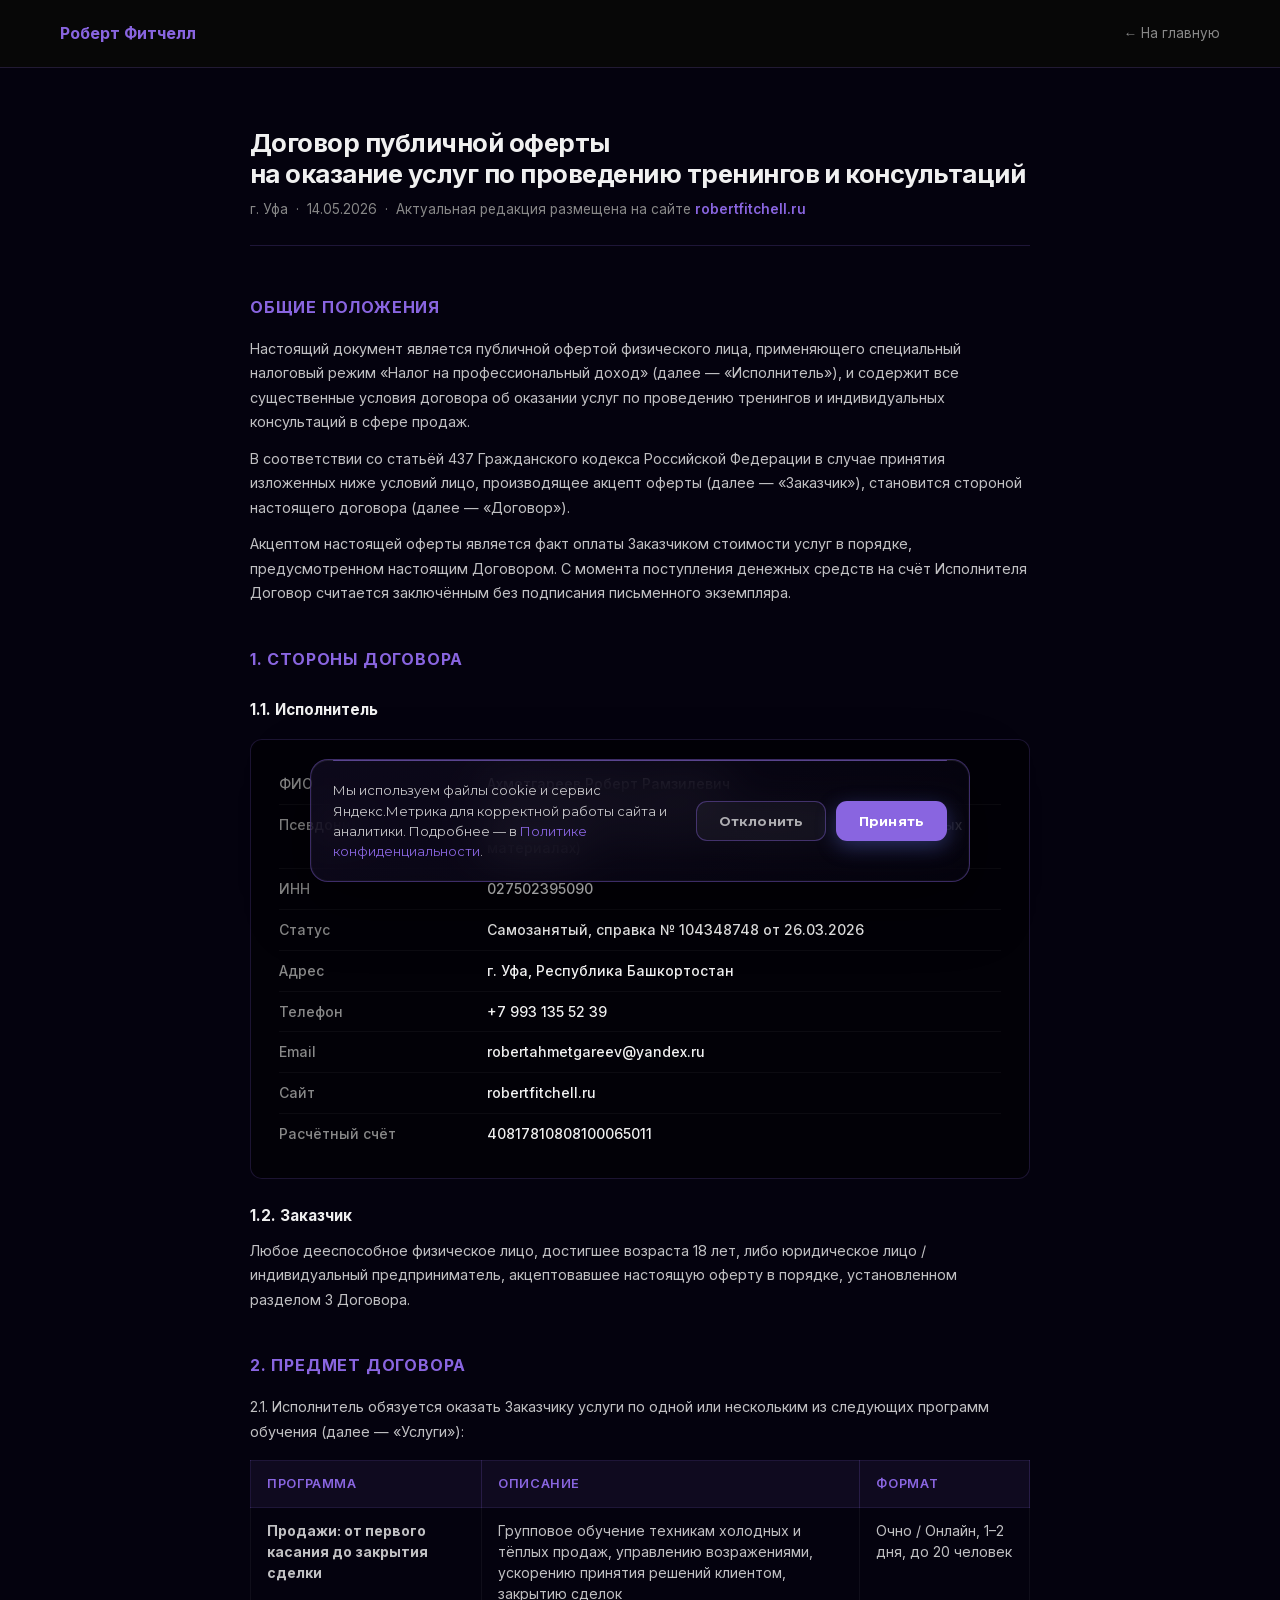
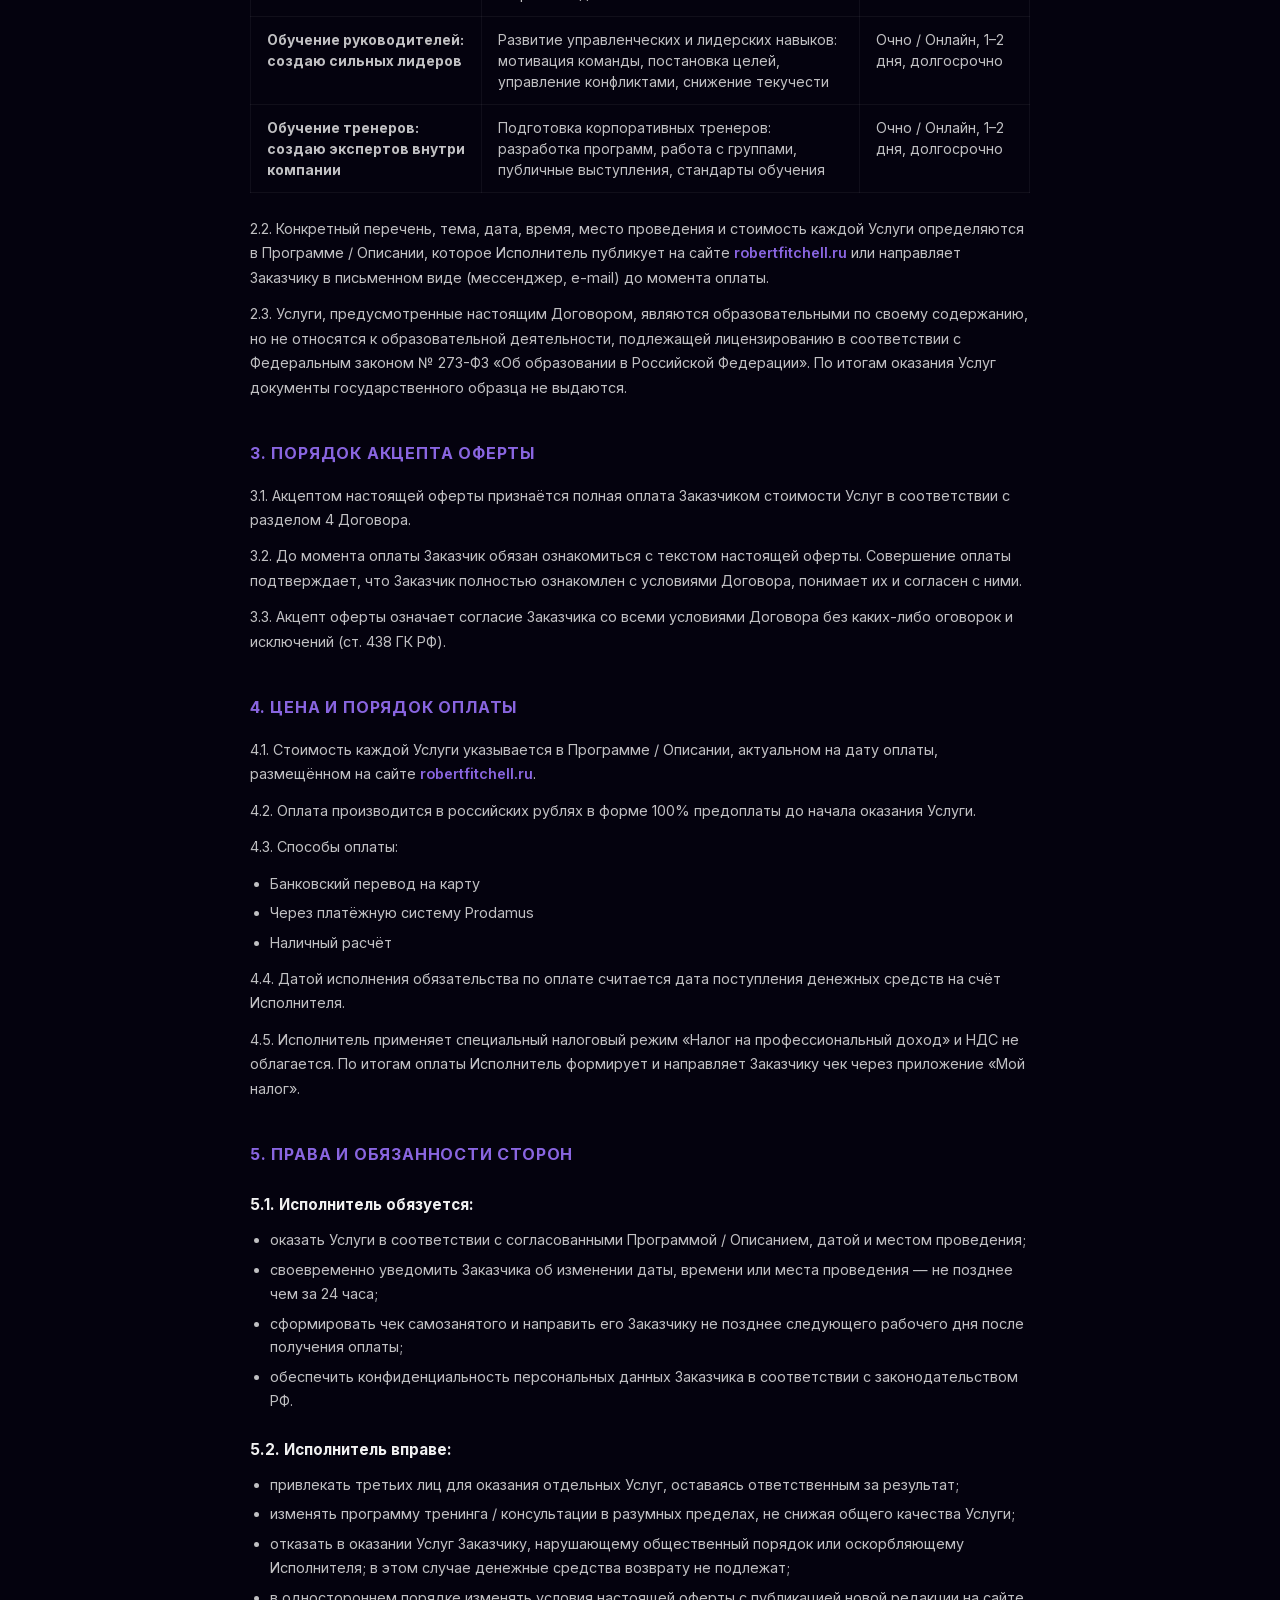
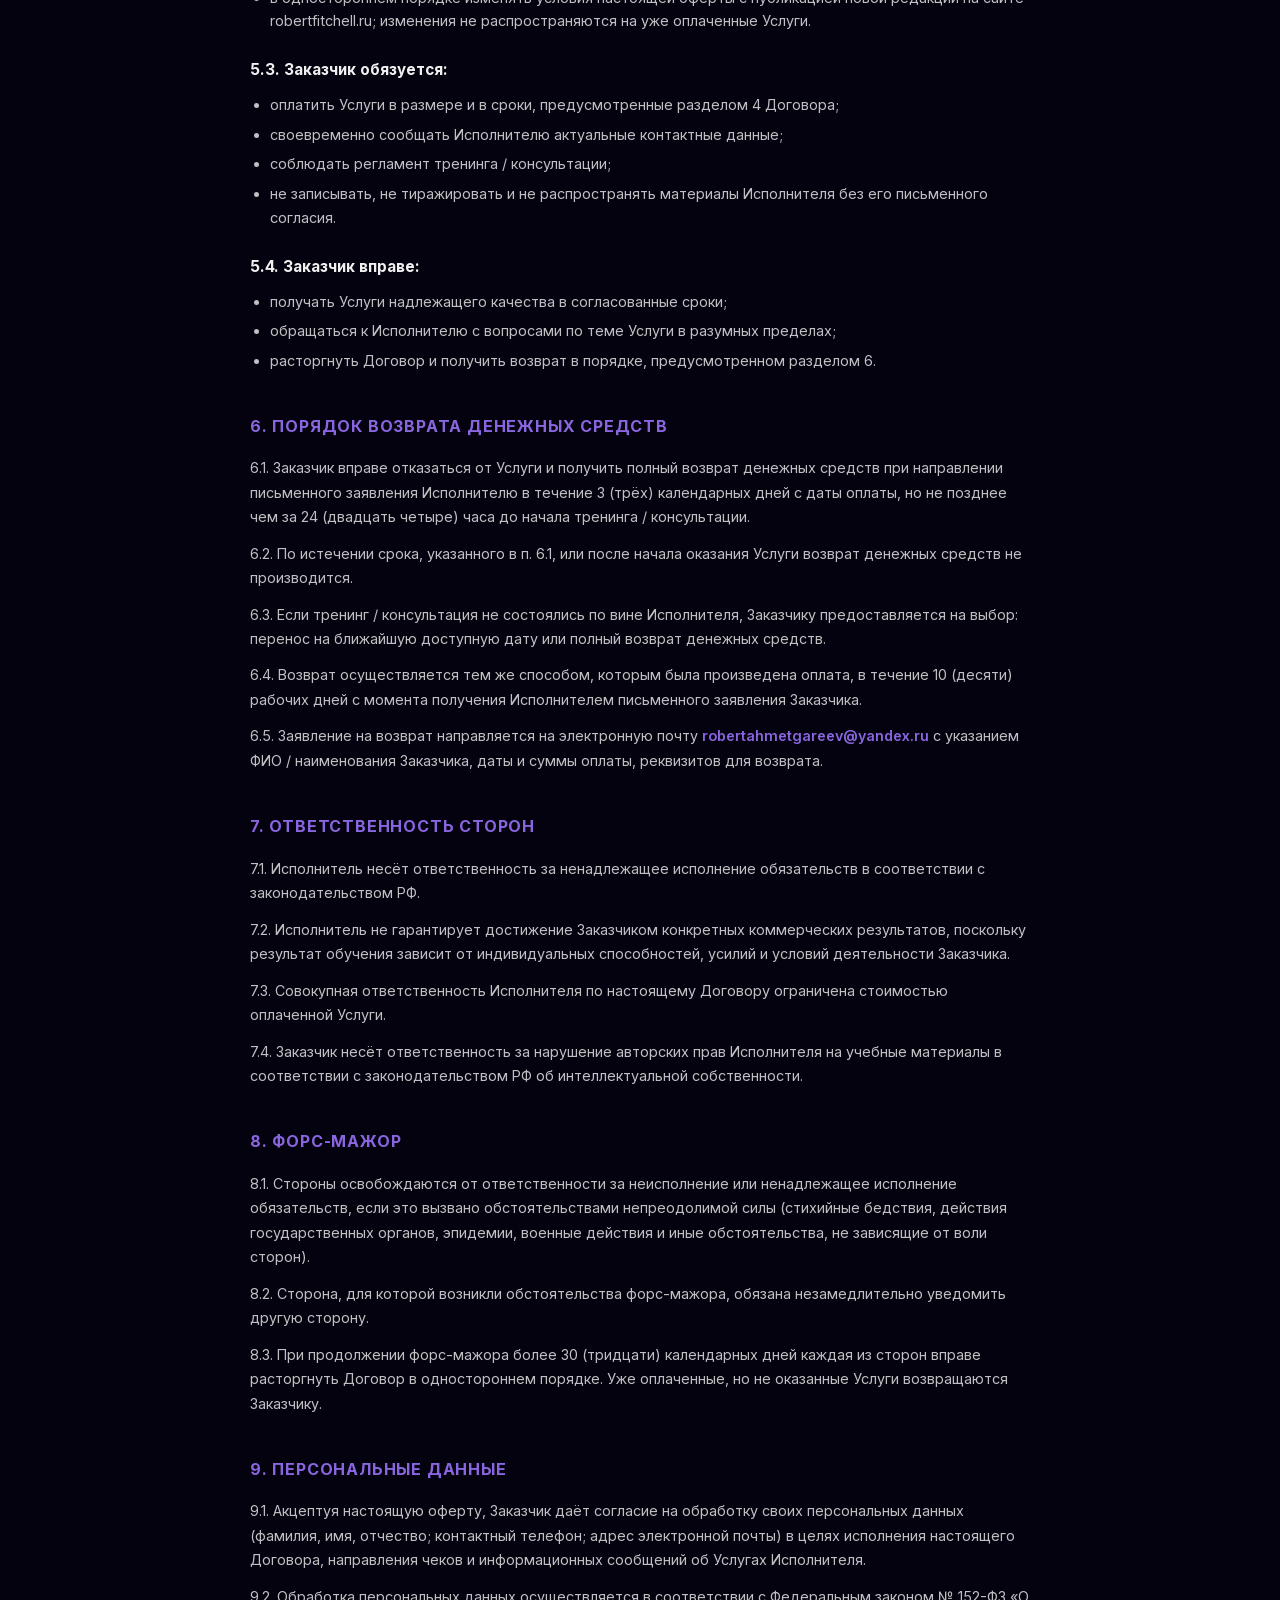
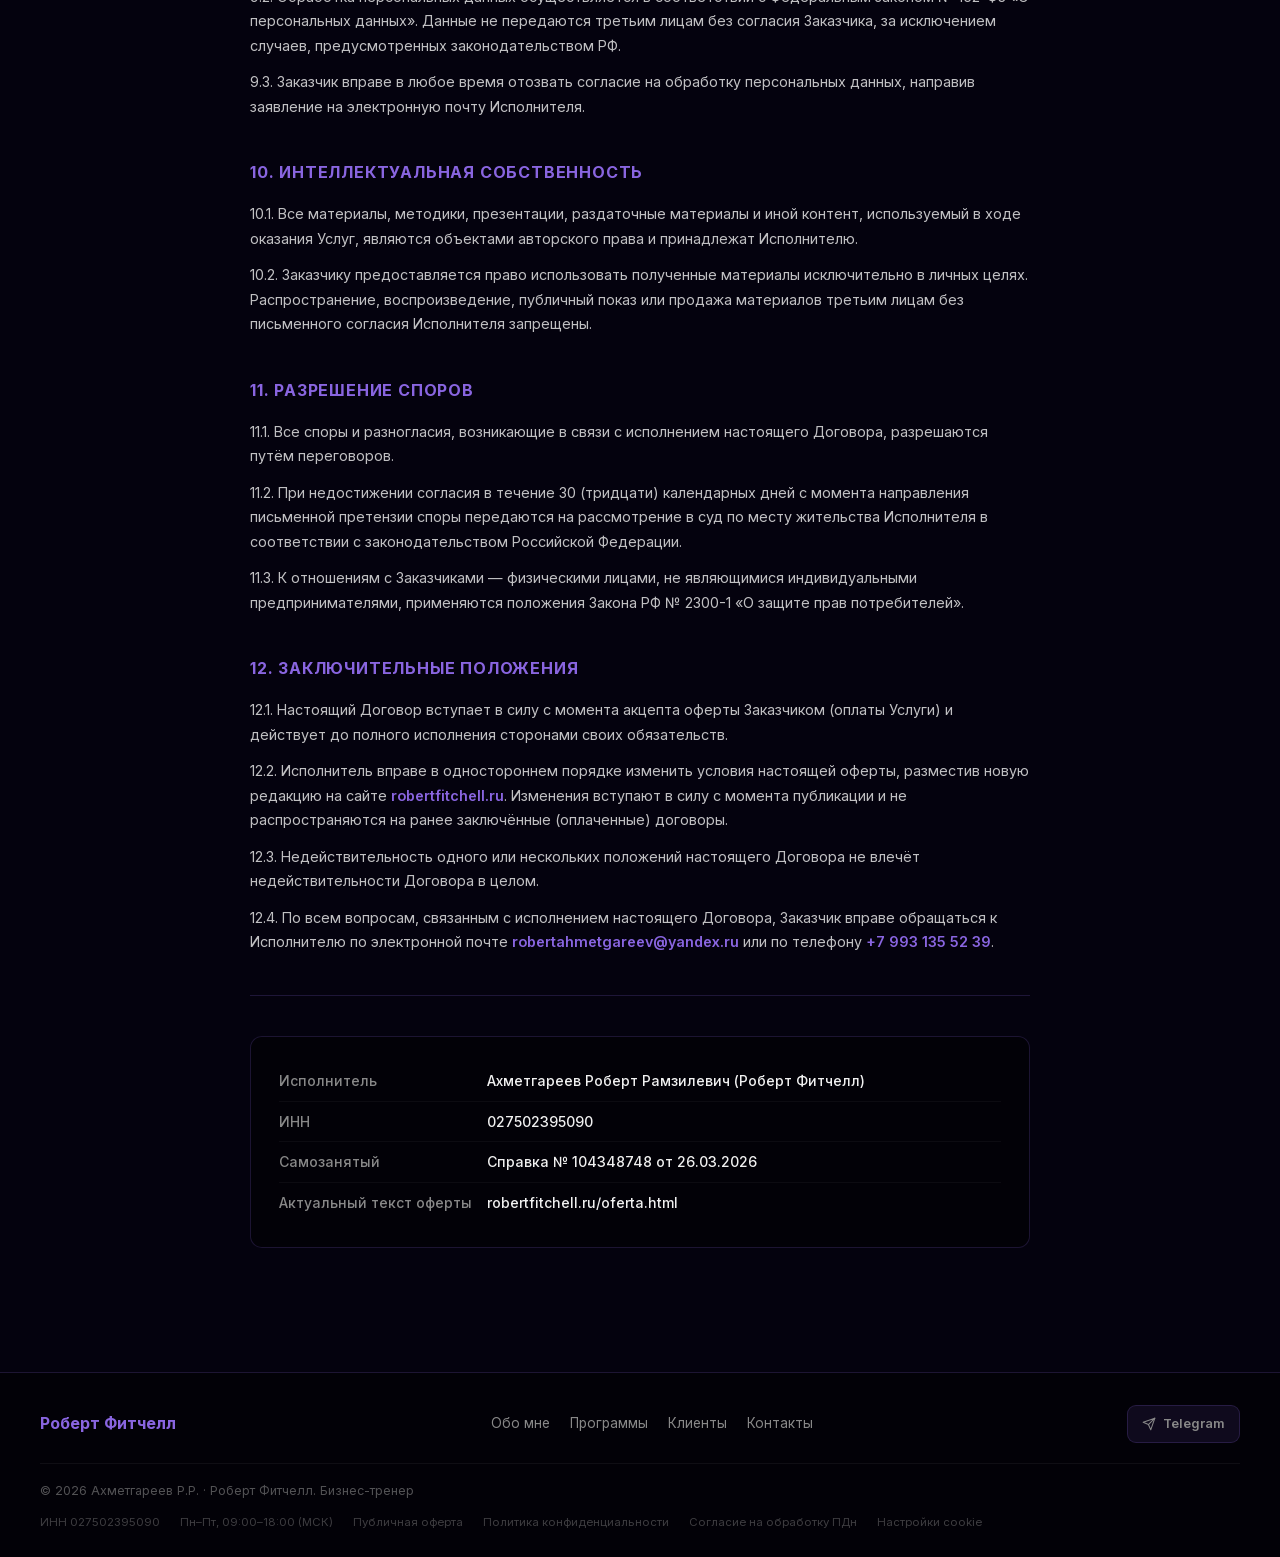
<file: oferta.html>
<!DOCTYPE html>
<html lang="ru">
<head>
    <meta charset="UTF-8">
    <meta name="viewport" content="width=device-width, initial-scale=1.0">
    <title>Публичная оферта — Роберт Фитчелл</title>
    <meta name="description" content="Условия оказания услуг: корпоративные тренинги и индивидуальные консультации Роберта Фитчелла.">
    <meta property="og:type" content="website">
    <meta property="og:site_name" content="Роберт Фитчелл">
    <meta property="og:locale" content="ru_RU">
    <meta property="og:title" content="Публичная оферта">
    <meta property="og:description" content="Условия оказания услуг: корпоративные тренинги и индивидуальные консультации Роберта Фитчелла.">
    <meta property="og:url" content="https://robertfitchell.ru/oferta.html">
    <meta property="og:image" content="https://robertfitchell.ru/photo.jpg">
    <meta name="twitter:card" content="summary_large_image">
    <link rel="canonical" href="https://robertfitchell.ru/oferta.html">
    <link rel="stylesheet" href="/fonts.css">
    <style>
        *, *::before, *::after { box-sizing: border-box; margin: 0; padding: 0; }

        :root {
            --gold: #8965e0;
            --bg: #04020e;
            --bg-2: rgba(0,0,0,0.5);
            --text: #f0f0f0;
            --muted: #888888;
            --border: rgba(137,101,224,0.2);
        }

        body {
            font-family: 'Inter', sans-serif;
            background: var(--bg);
            color: var(--text);
            line-height: 1.7;
            -webkit-font-smoothing: antialiased;
        }

        header {
            background: rgba(8,8,8,0.95);
            border-bottom: 1px solid var(--border);
            padding: 20px 60px;
            display: flex;
            justify-content: space-between;
            align-items: center;
            position: sticky;
            top: 0;
            z-index: 10;
            backdrop-filter: blur(20px);
        }

        .logo {
            font-size: 1rem;
            font-weight: 800;
            color: var(--gold);
            text-decoration: none;
        }

        .back-link {
            font-size: 0.85rem;
            color: var(--muted);
            text-decoration: none;
            display: flex;
            align-items: center;
            gap: 6px;
            transition: color 0.2s;
        }
        .back-link:hover { color: var(--gold); }

        main {
            max-width: 860px;
            margin: 0 auto;
            padding: 60px 40px 100px;
        }

        .doc-title {
            font-size: 1.6rem;
            font-weight: 800;
            letter-spacing: -0.02em;
            margin-bottom: 8px;
            line-height: 1.2;
        }

        .doc-meta {
            font-size: 0.85rem;
            color: var(--muted);
            margin-bottom: 48px;
            padding-bottom: 24px;
            border-bottom: 1px solid var(--border);
        }

        h2 {
            font-size: 1rem;
            font-weight: 700;
            color: var(--gold);
            letter-spacing: 0.05em;
            text-transform: uppercase;
            margin: 40px 0 16px;
        }

        h3 {
            font-size: 0.95rem;
            font-weight: 700;
            margin: 24px 0 10px;
        }

        p {
            font-size: 0.9rem;
            color: rgba(240,240,240,0.8);
            margin-bottom: 12px;
        }

        ul, ol {
            padding-left: 20px;
            margin-bottom: 12px;
        }

        li {
            font-size: 0.9rem;
            color: rgba(240,240,240,0.8);
            margin-bottom: 6px;
            line-height: 1.65;
        }

        .info-block {
            background: var(--bg-2);
            border: 1px solid var(--border);
            border-radius: 12px;
            padding: 24px 28px;
            margin: 16px 0 24px;
        }

        .info-row {
            display: grid;
            grid-template-columns: 200px 1fr;
            gap: 8px;
            padding: 8px 0;
            border-bottom: 1px solid rgba(255,255,255,0.04);
            font-size: 0.875rem;
        }
        .info-row:last-child { border-bottom: none; }
        .info-label { color: var(--muted); font-weight: 500; }
        .info-val { color: var(--text); font-weight: 500; }

        .programs-table {
            width: 100%;
            border-collapse: collapse;
            margin: 16px 0 24px;
            font-size: 0.875rem;
        }
        .programs-table th {
            background: rgba(137,101,224,0.08);
            color: var(--gold);
            padding: 12px 16px;
            text-align: left;
            font-weight: 600;
            border: 1px solid var(--border);
            font-size: 0.8rem;
            letter-spacing: 0.05em;
            text-transform: uppercase;
        }
        .programs-table td {
            padding: 12px 16px;
            border: 1px solid rgba(255,255,255,0.05);
            color: rgba(240,240,240,0.8);
            vertical-align: top;
            line-height: 1.5;
        }
        .programs-table tr:hover td {
            background: rgba(255,255,255,0.02);
        }

        .highlight {
            color: var(--gold);
            font-weight: 600;
        }

        .section-divider {
            border: none;
            border-top: 1px solid var(--border);
            margin: 40px 0;
        }

        footer { background: rgba(0,0,0,0.5); border-top: 1px solid var(--border); padding: 32px 40px 24px; overflow: hidden; }
        .footer-top { display:flex; align-items:center; justify-content:space-between; flex-wrap:wrap; gap:16px; margin-bottom:20px; }
        .footer-brand { font-size:1rem; font-weight:800; color:var(--gold); white-space:nowrap; }
        .footer-links { display:flex; gap:20px; align-items:center; flex-wrap:wrap; }
        .footer-links a { color:var(--muted); text-decoration:none; font-size:0.85rem; transition:color .2s; white-space:nowrap; }
        .footer-links a:hover { color:var(--gold); }
        .footer-socials { display:flex; gap:10px; align-items:center; flex-wrap:wrap; }
        .footer-social { display:inline-flex; align-items:center; gap:7px; background:rgba(137,101,224,0.1); border:1px solid var(--border); border-radius:9px; padding:7px 14px; color:var(--muted); font-size:0.8rem; font-weight:600; text-decoration:none; transition:background .2s,color .2s,border-color .2s; }
        .footer-social:hover { background:rgba(137,101,224,0.22); color:#fff; border-color:rgba(137,101,224,0.4); }
        .footer-bottom { display:flex; align-items:center; justify-content:space-between; flex-wrap:wrap; gap:12px; padding-top:16px; border-top:1px solid rgba(255,255,255,0.05); }
        .footer-copy { color:rgba(136,136,136,0.6); font-size:0.78rem; }
        .footer-legal { font-size:0.72rem; color:rgba(136,136,136,0.45); display:flex; gap:20px; flex-wrap:wrap; }
        .footer-legal a { color:rgba(136,136,136,0.45); text-decoration:none; transition:color .2s; }
        .footer-legal a:hover { color:var(--gold); }
        @media(max-width:600px){ footer{padding:24px 20px 20px;} .footer-top{flex-direction:column;align-items:flex-start;gap:14px;} .footer-bottom{flex-direction:column;align-items:flex-start;gap:8px;} }

        @media (max-width: 768px) {
            header { padding: 16px 20px; }
            main { padding: 40px 20px 80px; }
            .info-row { grid-template-columns: 1fr; gap: 2px; }
            footer { padding: 24px 20px; }
        }
    </style>
</head>
<body>

<header>
    <a href="index.html" class="logo">Роберт Фитчелл</a>
    <a href="index.html" class="back-link">← На главную</a>
</header>

<main>
    <div class="doc-title">Договор публичной оферты<br>на оказание услуг по проведению тренингов и консультаций</div>
    <div class="doc-meta">г. Уфа &nbsp;·&nbsp; 14.05.2026 &nbsp;·&nbsp; Актуальная редакция размещена на сайте <span class="highlight">robertfitchell.ru</span></div>

    <h2>Общие положения</h2>
    <p>Настоящий документ является публичной офертой физического лица, применяющего специальный налоговый режим «Налог на профессиональный доход» (далее — «Исполнитель»), и содержит все существенные условия договора об оказании услуг по проведению тренингов и индивидуальных консультаций в сфере продаж.</p>
    <p>В соответствии со статьёй 437 Гражданского кодекса Российской Федерации в случае принятия изложенных ниже условий лицо, производящее акцепт оферты (далее — «Заказчик»), становится стороной настоящего договора (далее — «Договор»).</p>
    <p>Акцептом настоящей оферты является факт оплаты Заказчиком стоимости услуг в порядке, предусмотренном настоящим Договором. С момента поступления денежных средств на счёт Исполнителя Договор считается заключённым без подписания письменного экземпляра.</p>

    <h2>1. Стороны договора</h2>
    <h3>1.1. Исполнитель</h3>
    <div class="info-block">
        <div class="info-row"><span class="info-label">ФИО</span><span class="info-val">Ахметгареев Роберт Рамзилевич</span></div>
        <div class="info-row"><span class="info-label">Псевдоним</span><span class="info-val">Роберт Фитчелл (используется в рекламных и информационных материалах)</span></div>
        <div class="info-row"><span class="info-label">ИНН</span><span class="info-val">027502395090</span></div>
        <div class="info-row"><span class="info-label">Статус</span><span class="info-val">Самозанятый, справка № 104348748 от 26.03.2026</span></div>
        <div class="info-row"><span class="info-label">Адрес</span><span class="info-val">г. Уфа, Республика Башкортостан</span></div>
        <div class="info-row"><span class="info-label">Телефон</span><span class="info-val">+7 993 135 52 39</span></div>
        <div class="info-row"><span class="info-label">Email</span><span class="info-val">robertahmetgareev@yandex.ru</span></div>
        <div class="info-row"><span class="info-label">Сайт</span><span class="info-val">robertfitchell.ru</span></div>
        <div class="info-row"><span class="info-label">Расчётный счёт</span><span class="info-val">40817810808100065011</span></div>
    </div>

    <h3>1.2. Заказчик</h3>
    <p>Любое дееспособное физическое лицо, достигшее возраста 18 лет, либо юридическое лицо / индивидуальный предприниматель, акцептовавшее настоящую оферту в порядке, установленном разделом 3 Договора.</p>

    <h2>2. Предмет договора</h2>
    <p>2.1. Исполнитель обязуется оказать Заказчику услуги по одной или нескольким из следующих программ обучения (далее — «Услуги»):</p>

    <table class="programs-table">
        <thead>
            <tr>
                <th>Программа</th>
                <th>Описание</th>
                <th>Формат</th>
            </tr>
        </thead>
        <tbody>
            <tr>
                <td><strong>Продажи: от первого касания до закрытия сделки</strong></td>
                <td>Групповое обучение техникам холодных и тёплых продаж, управлению возражениями, ускорению принятия решений клиентом, закрытию сделок</td>
                <td>Очно / Онлайн, 1–2 дня, до 20 человек</td>
            </tr>
            <tr>
                <td><strong>Обучение руководителей: создаю сильных лидеров</strong></td>
                <td>Развитие управленческих и лидерских навыков: мотивация команды, постановка целей, управление конфликтами, снижение текучести</td>
                <td>Очно / Онлайн, 1–2 дня, долгосрочно</td>
            </tr>
            <tr>
                <td><strong>Обучение тренеров: создаю экспертов внутри компании</strong></td>
                <td>Подготовка корпоративных тренеров: разработка программ, работа с группами, публичные выступления, стандарты обучения</td>
                <td>Очно / Онлайн, 1–2 дня, долгосрочно</td>
            </tr>
        </tbody>
    </table>

    <p>2.2. Конкретный перечень, тема, дата, время, место проведения и стоимость каждой Услуги определяются в Программе / Описании, которое Исполнитель публикует на сайте <span class="highlight">robertfitchell.ru</span> или направляет Заказчику в письменном виде (мессенджер, e-mail) до момента оплаты.</p>
    <p>2.3. Услуги, предусмотренные настоящим Договором, являются образовательными по своему содержанию, но не относятся к образовательной деятельности, подлежащей лицензированию в соответствии с Федеральным законом № 273-ФЗ «Об образовании в Российской Федерации». По итогам оказания Услуг документы государственного образца не выдаются.</p>

    <h2>3. Порядок акцепта оферты</h2>
    <p>3.1. Акцептом настоящей оферты признаётся полная оплата Заказчиком стоимости Услуг в соответствии с разделом 4 Договора.</p>
    <p>3.2. До момента оплаты Заказчик обязан ознакомиться с текстом настоящей оферты. Совершение оплаты подтверждает, что Заказчик полностью ознакомлен с условиями Договора, понимает их и согласен с ними.</p>
    <p>3.3. Акцепт оферты означает согласие Заказчика со всеми условиями Договора без каких-либо оговорок и исключений (ст. 438 ГК РФ).</p>

    <h2>4. Цена и порядок оплаты</h2>
    <p>4.1. Стоимость каждой Услуги указывается в Программе / Описании, актуальном на дату оплаты, размещённом на сайте <span class="highlight">robertfitchell.ru</span>.</p>
    <p>4.2. Оплата производится в российских рублях в форме 100% предоплаты до начала оказания Услуги.</p>
    <p>4.3. Способы оплаты:</p>
    <ul>
        <li>Банковский перевод на карту</li>
        <li>Через платёжную систему Prodamus</li>
        <li>Наличный расчёт</li>
    </ul>
    <p>4.4. Датой исполнения обязательства по оплате считается дата поступления денежных средств на счёт Исполнителя.</p>
    <p>4.5. Исполнитель применяет специальный налоговый режим «Налог на профессиональный доход» и НДС не облагается. По итогам оплаты Исполнитель формирует и направляет Заказчику чек через приложение «Мой налог».</p>

    <h2>5. Права и обязанности сторон</h2>
    <h3>5.1. Исполнитель обязуется:</h3>
    <ul>
        <li>оказать Услуги в соответствии с согласованными Программой / Описанием, датой и местом проведения;</li>
        <li>своевременно уведомить Заказчика об изменении даты, времени или места проведения — не позднее чем за 24 часа;</li>
        <li>сформировать чек самозанятого и направить его Заказчику не позднее следующего рабочего дня после получения оплаты;</li>
        <li>обеспечить конфиденциальность персональных данных Заказчика в соответствии с законодательством РФ.</li>
    </ul>
    <h3>5.2. Исполнитель вправе:</h3>
    <ul>
        <li>привлекать третьих лиц для оказания отдельных Услуг, оставаясь ответственным за результат;</li>
        <li>изменять программу тренинга / консультации в разумных пределах, не снижая общего качества Услуги;</li>
        <li>отказать в оказании Услуг Заказчику, нарушающему общественный порядок или оскорбляющему Исполнителя; в этом случае денежные средства возврату не подлежат;</li>
        <li>в одностороннем порядке изменять условия настоящей оферты с публикацией новой редакции на сайте robertfitchell.ru; изменения не распространяются на уже оплаченные Услуги.</li>
    </ul>
    <h3>5.3. Заказчик обязуется:</h3>
    <ul>
        <li>оплатить Услуги в размере и в сроки, предусмотренные разделом 4 Договора;</li>
        <li>своевременно сообщать Исполнителю актуальные контактные данные;</li>
        <li>соблюдать регламент тренинга / консультации;</li>
        <li>не записывать, не тиражировать и не распространять материалы Исполнителя без его письменного согласия.</li>
    </ul>
    <h3>5.4. Заказчик вправе:</h3>
    <ul>
        <li>получать Услуги надлежащего качества в согласованные сроки;</li>
        <li>обращаться к Исполнителю с вопросами по теме Услуги в разумных пределах;</li>
        <li>расторгнуть Договор и получить возврат в порядке, предусмотренном разделом 6.</li>
    </ul>

    <h2>6. Порядок возврата денежных средств</h2>
    <p>6.1. Заказчик вправе отказаться от Услуги и получить полный возврат денежных средств при направлении письменного заявления Исполнителю в течение 3 (трёх) календарных дней с даты оплаты, но не позднее чем за 24 (двадцать четыре) часа до начала тренинга / консультации.</p>
    <p>6.2. По истечении срока, указанного в п. 6.1, или после начала оказания Услуги возврат денежных средств не производится.</p>
    <p>6.3. Если тренинг / консультация не состоялись по вине Исполнителя, Заказчику предоставляется на выбор: перенос на ближайшую доступную дату или полный возврат денежных средств.</p>
    <p>6.4. Возврат осуществляется тем же способом, которым была произведена оплата, в течение 10 (десяти) рабочих дней с момента получения Исполнителем письменного заявления Заказчика.</p>
    <p>6.5. Заявление на возврат направляется на электронную почту <span class="highlight">robertahmetgareev@yandex.ru</span> с указанием ФИО / наименования Заказчика, даты и суммы оплаты, реквизитов для возврата.</p>

    <h2>7. Ответственность сторон</h2>
    <p>7.1. Исполнитель несёт ответственность за ненадлежащее исполнение обязательств в соответствии с законодательством РФ.</p>
    <p>7.2. Исполнитель не гарантирует достижение Заказчиком конкретных коммерческих результатов, поскольку результат обучения зависит от индивидуальных способностей, усилий и условий деятельности Заказчика.</p>
    <p>7.3. Совокупная ответственность Исполнителя по настоящему Договору ограничена стоимостью оплаченной Услуги.</p>
    <p>7.4. Заказчик несёт ответственность за нарушение авторских прав Исполнителя на учебные материалы в соответствии с законодательством РФ об интеллектуальной собственности.</p>

    <h2>8. Форс-мажор</h2>
    <p>8.1. Стороны освобождаются от ответственности за неисполнение или ненадлежащее исполнение обязательств, если это вызвано обстоятельствами непреодолимой силы (стихийные бедствия, действия государственных органов, эпидемии, военные действия и иные обстоятельства, не зависящие от воли сторон).</p>
    <p>8.2. Сторона, для которой возникли обстоятельства форс-мажора, обязана незамедлительно уведомить другую сторону.</p>
    <p>8.3. При продолжении форс-мажора более 30 (тридцати) календарных дней каждая из сторон вправе расторгнуть Договор в одностороннем порядке. Уже оплаченные, но не оказанные Услуги возвращаются Заказчику.</p>

    <h2>9. Персональные данные</h2>
    <p>9.1. Акцептуя настоящую оферту, Заказчик даёт согласие на обработку своих персональных данных (фамилия, имя, отчество; контактный телефон; адрес электронной почты) в целях исполнения настоящего Договора, направления чеков и информационных сообщений об Услугах Исполнителя.</p>
    <p>9.2. Обработка персональных данных осуществляется в соответствии с Федеральным законом № 152-ФЗ «О персональных данных». Данные не передаются третьим лицам без согласия Заказчика, за исключением случаев, предусмотренных законодательством РФ.</p>
    <p>9.3. Заказчик вправе в любое время отозвать согласие на обработку персональных данных, направив заявление на электронную почту Исполнителя.</p>

    <h2>10. Интеллектуальная собственность</h2>
    <p>10.1. Все материалы, методики, презентации, раздаточные материалы и иной контент, используемый в ходе оказания Услуг, являются объектами авторского права и принадлежат Исполнителю.</p>
    <p>10.2. Заказчику предоставляется право использовать полученные материалы исключительно в личных целях. Распространение, воспроизведение, публичный показ или продажа материалов третьим лицам без письменного согласия Исполнителя запрещены.</p>

    <h2>11. Разрешение споров</h2>
    <p>11.1. Все споры и разногласия, возникающие в связи с исполнением настоящего Договора, разрешаются путём переговоров.</p>
    <p>11.2. При недостижении согласия в течение 30 (тридцати) календарных дней с момента направления письменной претензии споры передаются на рассмотрение в суд по месту жительства Исполнителя в соответствии с законодательством Российской Федерации.</p>
    <p>11.3. К отношениям с Заказчиками — физическими лицами, не являющимися индивидуальными предпринимателями, применяются положения Закона РФ № 2300-1 «О защите прав потребителей».</p>

    <h2>12. Заключительные положения</h2>
    <p>12.1. Настоящий Договор вступает в силу с момента акцепта оферты Заказчиком (оплаты Услуги) и действует до полного исполнения сторонами своих обязательств.</p>
    <p>12.2. Исполнитель вправе в одностороннем порядке изменить условия настоящей оферты, разместив новую редакцию на сайте <span class="highlight">robertfitchell.ru</span>. Изменения вступают в силу с момента публикации и не распространяются на ранее заключённые (оплаченные) договоры.</p>
    <p>12.3. Недействительность одного или нескольких положений настоящего Договора не влечёт недействительности Договора в целом.</p>
    <p>12.4. По всем вопросам, связанным с исполнением настоящего Договора, Заказчик вправе обращаться к Исполнителю по электронной почте <span class="highlight">robertahmetgareev@yandex.ru</span> или по телефону <span class="highlight">+7 993 135 52 39</span>.</p>

    <hr class="section-divider">
    <div class="info-block">
        <div class="info-row"><span class="info-label">Исполнитель</span><span class="info-val">Ахметгареев Роберт Рамзилевич (Роберт Фитчелл)</span></div>
        <div class="info-row"><span class="info-label">ИНН</span><span class="info-val">027502395090</span></div>
        <div class="info-row"><span class="info-label">Самозанятый</span><span class="info-val">Справка № 104348748 от 26.03.2026</span></div>
        <div class="info-row"><span class="info-label">Актуальный текст оферты</span><span class="info-val">robertfitchell.ru/oferta.html</span></div>
    </div>
</main>

<footer>
    <div class="footer-top">
        <div class="footer-brand">Роберт Фитчелл</div>
        <div class="footer-links">
            <a href="/#about">Обо мне</a>
            <a href="/#programs">Программы</a>
            <a href="/#clients">Клиенты</a>
            <a href="/#contact">Контакты</a>
        </div>
        <div class="footer-socials">
            <a href="https://t.me/Fitchell" class="footer-social" target="_blank" rel="noopener">
                <svg width="14" height="14" viewBox="0 0 24 24" fill="none" stroke="currentColor" stroke-width="1.8" stroke-linecap="round" stroke-linejoin="round"><path d="M22 2L11 13"/><path d="M22 2L15 22l-4-9-9-4 20-7z"/></svg>
                Telegram
            </a>
        </div>
    </div>
    <div class="footer-bottom">
        <div class="footer-copy">© 2026 Ахметгареев Р.Р. · Роберт Фитчелл. Бизнес-тренер</div>
        <div class="footer-legal">
            <span>ИНН 027502395090</span>
            <span>Пн–Пт, 09:00–18:00 (МСК)</span>
            <a href="/oferta.html">Публичная оферта</a>
            <a href="/privacy.html">Политика конфиденциальности</a>
            <a href="/soglasie.html">Согласие на обработку ПДн</a>
            <a href="#cookie-settings" data-cookie-settings>Настройки cookie</a>
        </div>
    </div>
</footer>

<script src="/cookie-consent.js?v=20260831" defer></script>
</body>
</html>
</file>
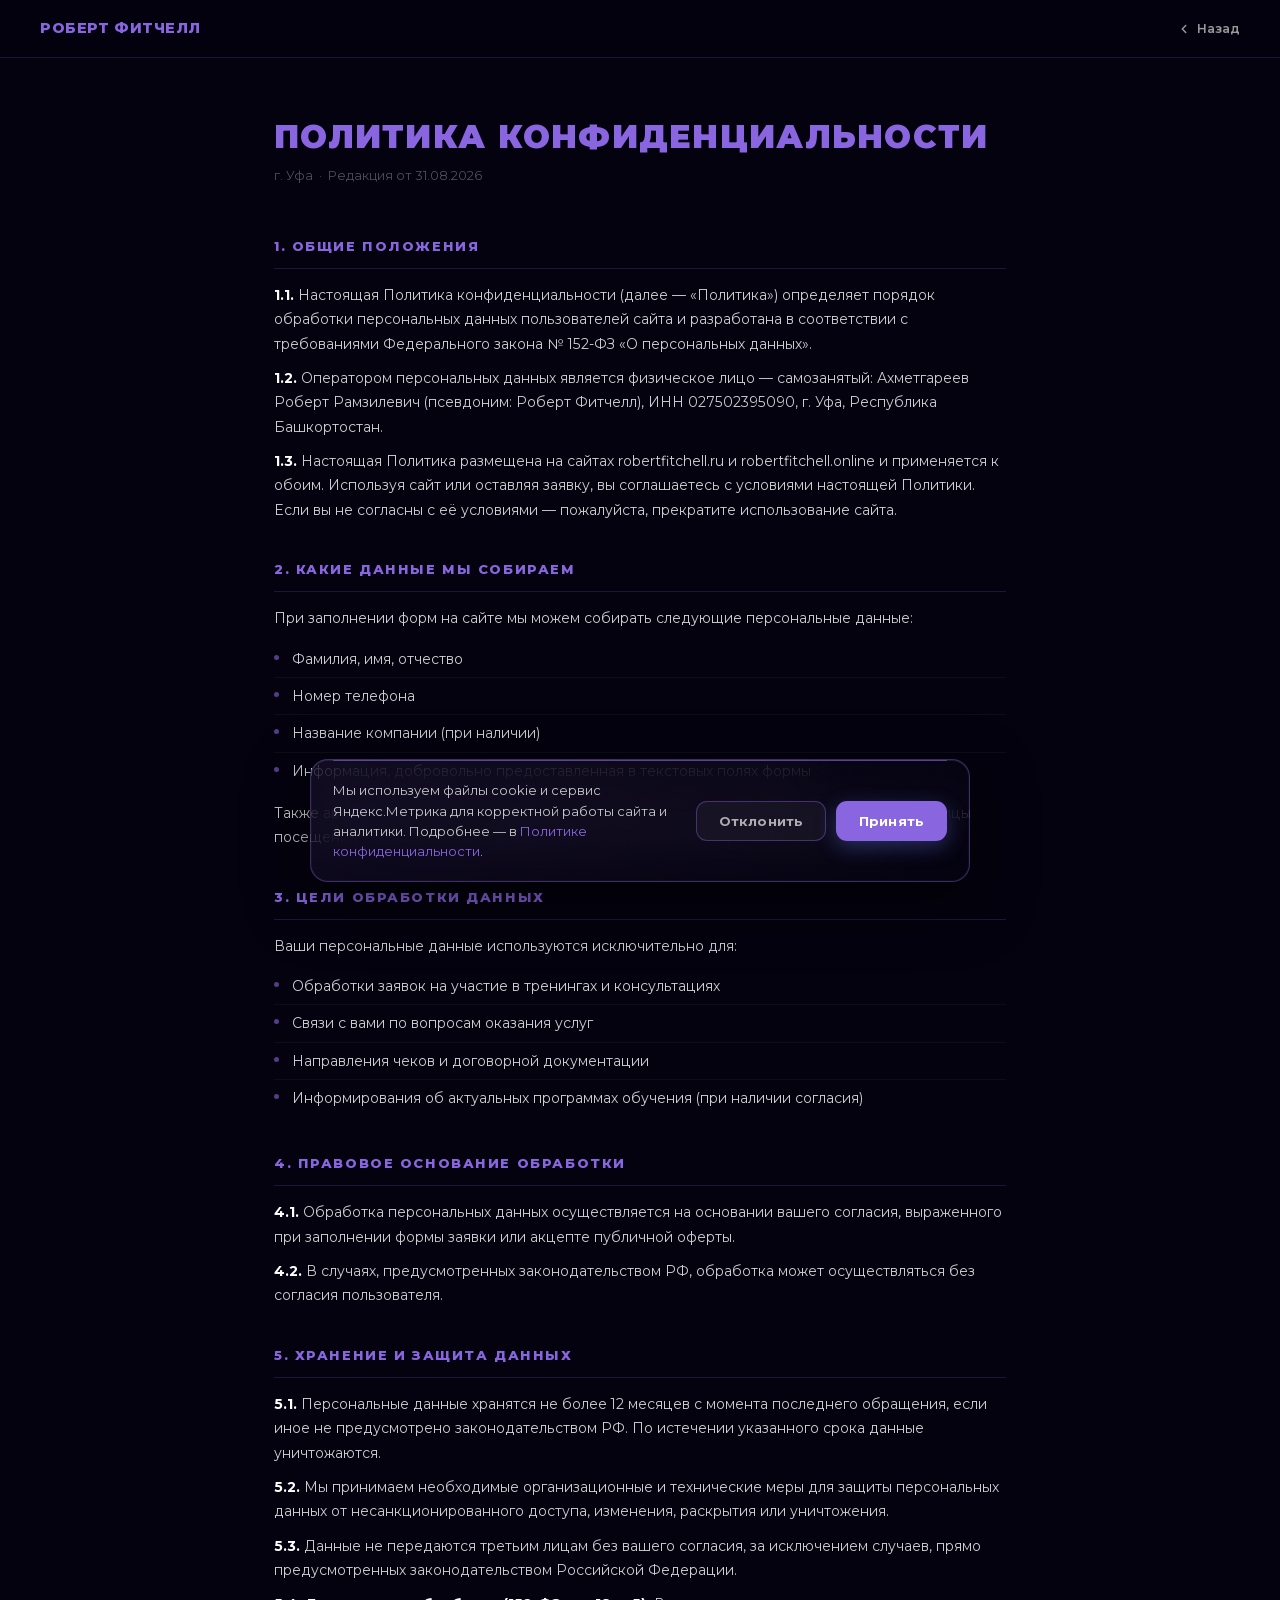
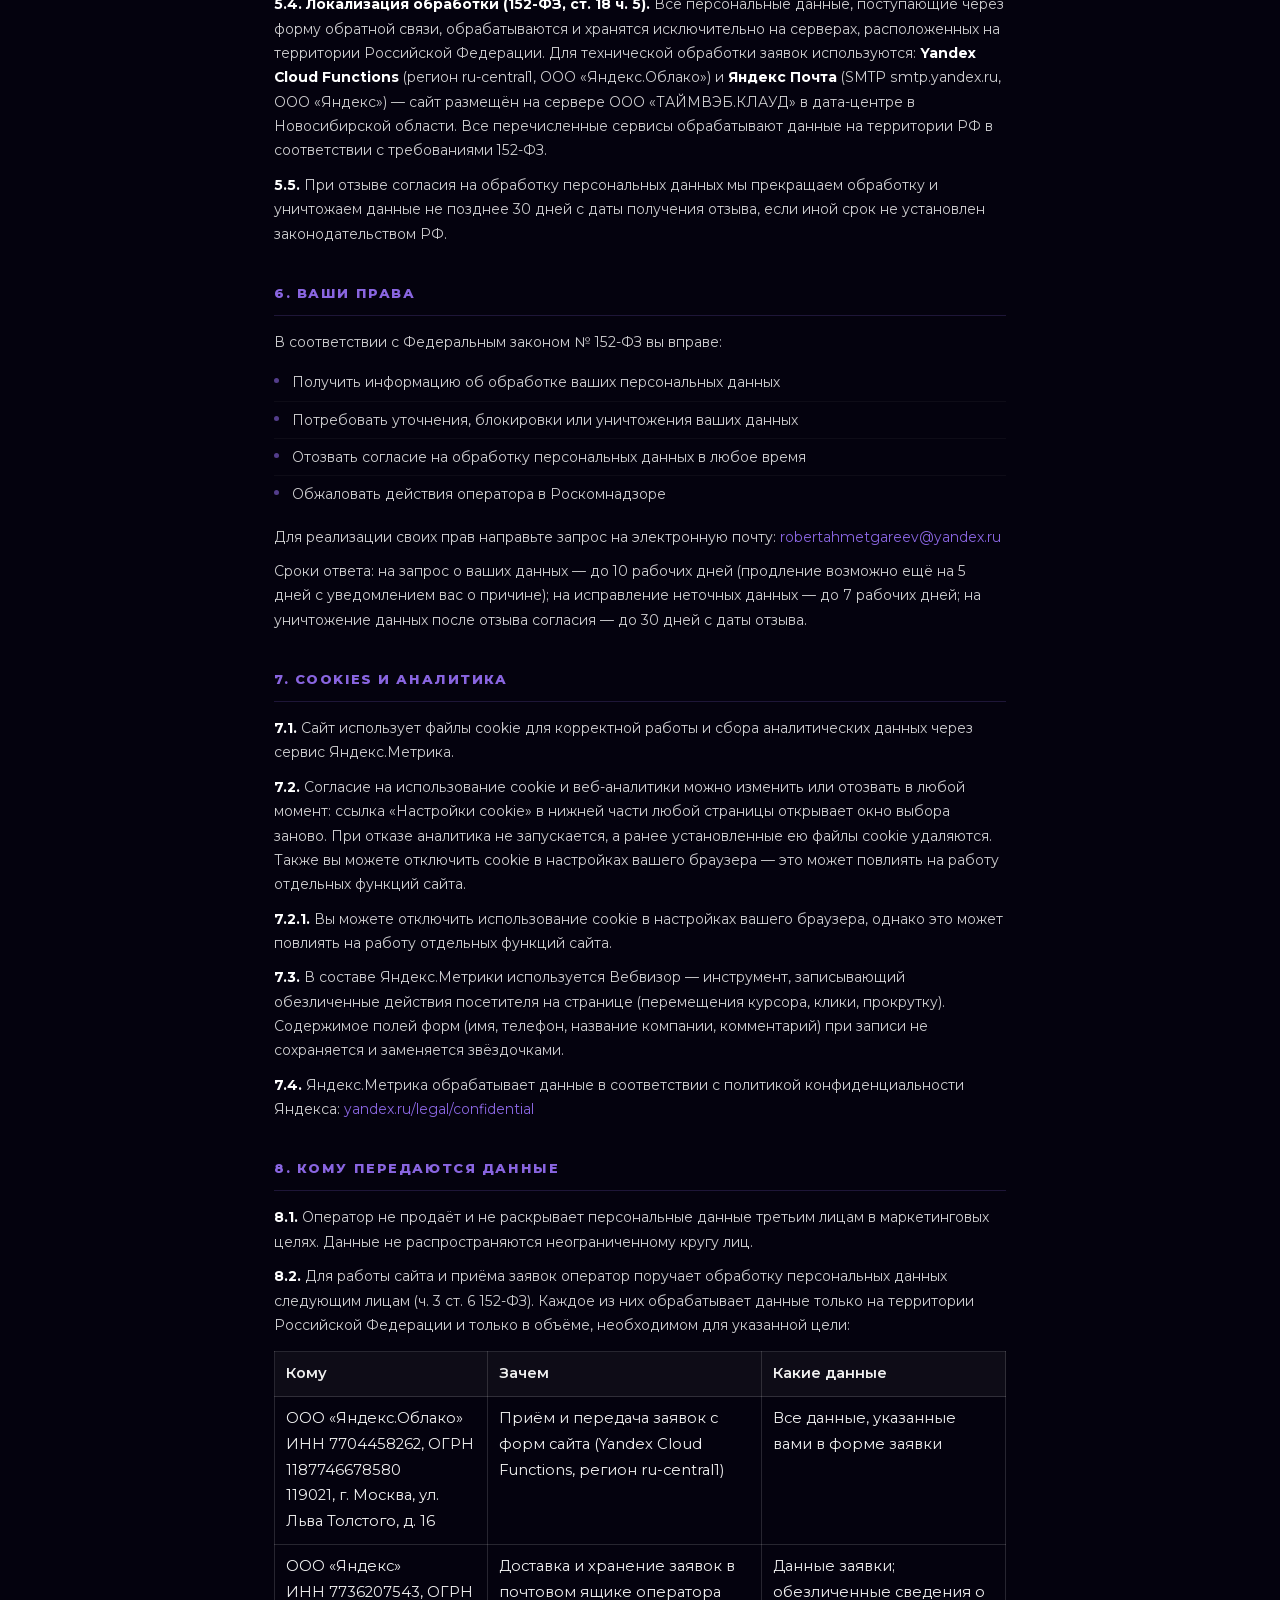
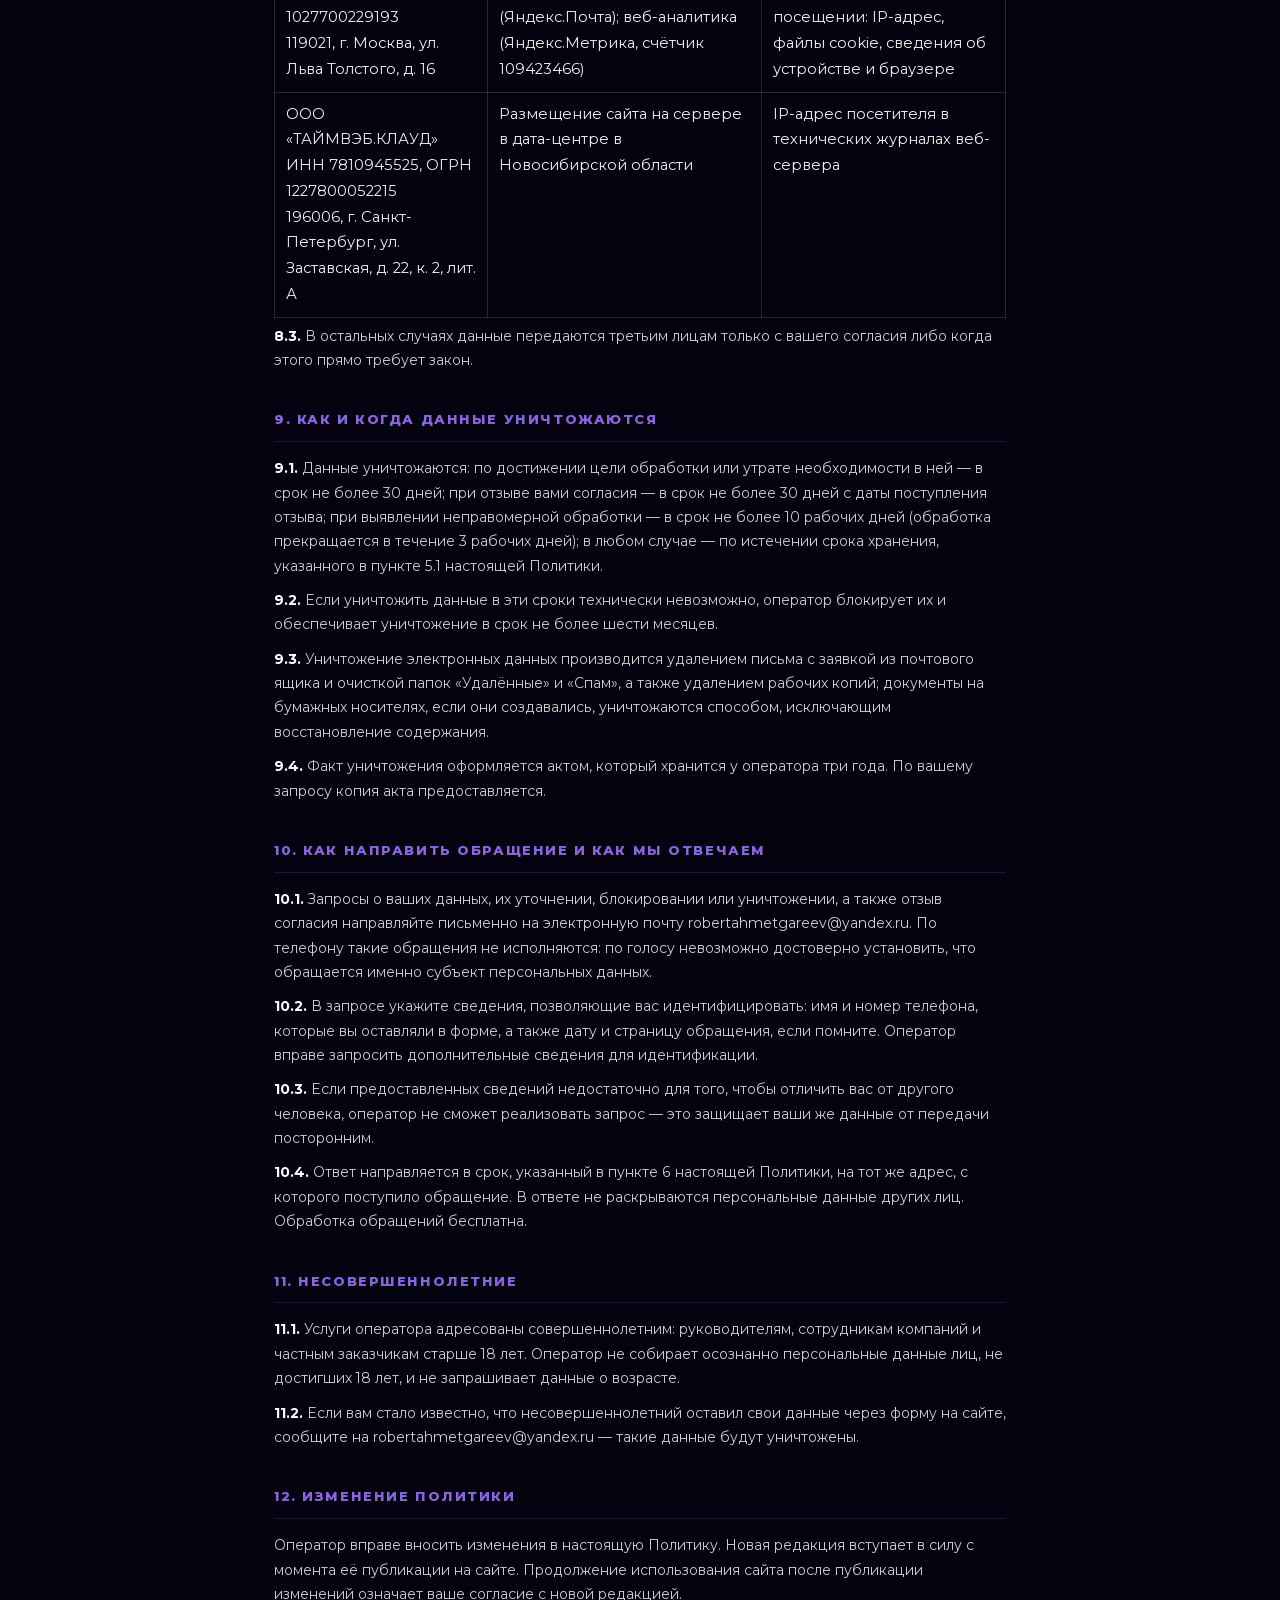
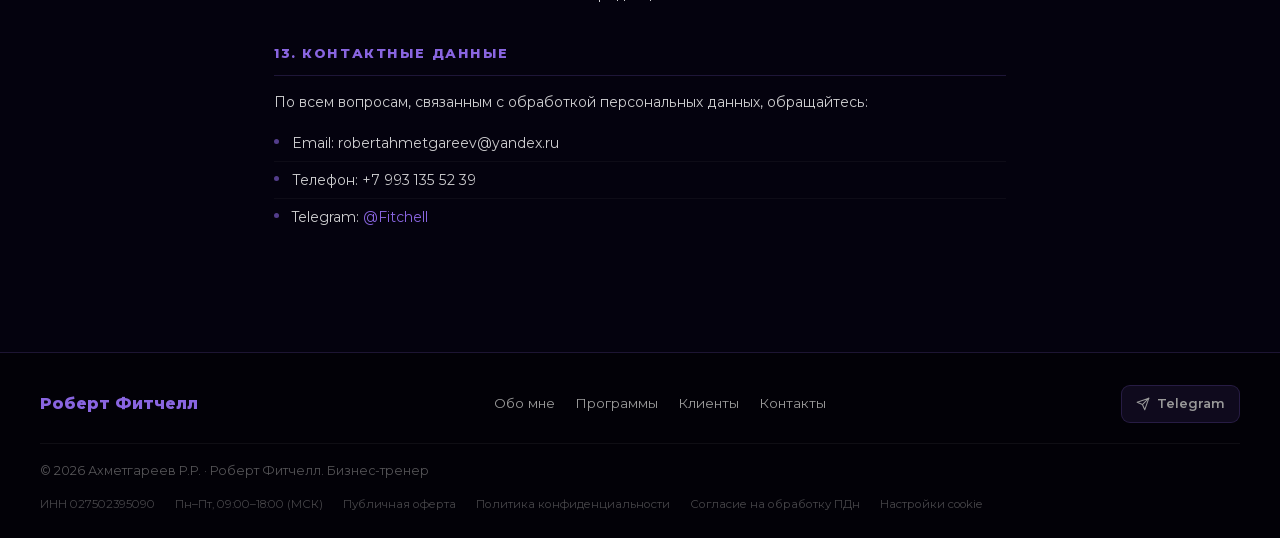
<file: privacy.html>
<!DOCTYPE html>
<html lang="ru">
<head>
  <meta charset="UTF-8">
  <meta name="viewport" content="width=device-width, initial-scale=1.0">
  <title>Политика конфиденциальности — Роберт Фитчелл</title>
    <meta name="description" content="Как Роберт Фитчелл обрабатывает персональные данные посетителей сайта: состав данных, цели, сроки, права субъекта и порядок обращений.">
    <meta property="og:type" content="website">
    <meta property="og:site_name" content="Роберт Фитчелл">
    <meta property="og:locale" content="ru_RU">
    <meta property="og:title" content="Политика конфиденциальности">
    <meta property="og:description" content="Как Роберт Фитчелл обрабатывает персональные данные посетителей сайта: состав данных, цели, сроки, права субъекта и порядок обращений.">
    <meta property="og:url" content="https://robertfitchell.ru/privacy.html">
    <meta property="og:image" content="https://robertfitchell.ru/photo.jpg">
    <meta name="twitter:card" content="summary_large_image">
    <link rel="canonical" href="https://robertfitchell.ru/privacy.html">
  <link rel="icon" type="image/svg+xml" href="favicon.svg">
    <link rel="stylesheet" href="/fonts.css">
  <style>
    *, *::before, *::after { box-sizing: border-box; margin: 0; padding: 0; }

    :root {
      --gold:   #8965e0;
      --text:   #f0f0f0;
      --muted:  #999999;
      --border: rgba(137,101,224,0.2);
    }

    body {
      font-family: 'Montserrat', sans-serif;
      background: #04020e;
      color: var(--text);
      line-height: 1.75;
      -webkit-font-smoothing: antialiased;
    }

    nav {
      position: sticky;
      top: 0;
      z-index: 100;
      background: rgba(4,2,14,0.92);
      backdrop-filter: blur(12px);
      border-bottom: 1px solid var(--border);
      padding: 16px 40px;
      display: flex;
      align-items: center;
      justify-content: space-between;
    }
    .nav-brand {
      font-size: 0.9rem;
      font-weight: 800;
      letter-spacing: 0.04em;
      text-transform: uppercase;
      color: var(--gold);
      text-decoration: none;
    }
    .nav-back {
      font-size: 0.78rem;
      font-weight: 600;
      color: var(--muted);
      text-decoration: none;
      display: flex;
      align-items: center;
      gap: 6px;
      transition: color 0.2s;
    }
    .nav-back:hover { color: var(--gold); }

    main {
      max-width: 780px;
      margin: 0 auto;
      padding: 60px 24px 80px;
    }

    .doc-title {
      font-size: clamp(1.4rem, 3vw, 2rem);
      font-weight: 900;
      text-transform: uppercase;
      letter-spacing: 0.04em;
      line-height: 1.2;
      margin-bottom: 8px;
      color: var(--gold);
    }
    .doc-meta {
      font-size: 0.8rem;
      color: rgba(255,255,255,0.3);
      margin-bottom: 48px;
    }

    .doc-section {
      margin-bottom: 36px;
    }
    .doc-section-title {
      font-size: 0.82rem;
      font-weight: 800;
      text-transform: uppercase;
      letter-spacing: 0.12em;
      color: var(--gold);
      margin-bottom: 14px;
      padding-bottom: 10px;
      border-bottom: 1px solid var(--border);
    }

    p.clause {
      font-size: 0.87rem;
      color: rgba(240,240,240,0.85);
      margin-bottom: 10px;
    }
    p.clause:last-child { margin-bottom: 0; }
    p.clause strong { color: #fff; font-weight: 700; }

    ul.clause-list {
      list-style: none;
      margin: 8px 0 12px;
      padding: 0;
    }
    .clause-table { width:100%; border-collapse:collapse; margin:14px 0 6px; font-size:0.92rem; }
    .clause-table th, .clause-table td { border:1px solid rgba(255,255,255,0.14); padding:9px 11px; text-align:left; vertical-align:top; }
    .clause-table th { font-weight:600; background:rgba(255,255,255,0.04); }
    .clause-table td { color:inherit; }
    @media (max-width:640px) { .clause-table, .clause-table thead, .clause-table tbody, .clause-table tr, .clause-table th, .clause-table td { display:block; } .clause-table thead { display:none; } .clause-table tr { margin-bottom:12px; } .clause-table td { border:none; border-left:2px solid rgba(255,255,255,0.14); padding:6px 11px; } .clause-table td::before { content:attr(data-label); display:block; font-size:0.78rem; opacity:0.55; margin-bottom:2px; } }
    ul.clause-list li {
      font-size: 0.87rem;
      color: rgba(240,240,240,0.85);
      padding: 6px 0 6px 18px;
      position: relative;
      border-bottom: 1px solid rgba(255,255,255,0.04);
    }
    ul.clause-list li:last-child { border-bottom: none; }
    ul.clause-list li::before {
      content: '';
      position: absolute;
      left: 0;
      top: 14px;
      width: 5px;
      height: 5px;
      border-radius: 50%;
      background: var(--gold);
      opacity: 0.6;
    }

    footer { background: rgba(0,0,0,0.5); border-top: 1px solid var(--border); padding: 32px 40px 24px; overflow: hidden; }
    .footer-top { display:flex; align-items:center; justify-content:space-between; flex-wrap:wrap; gap:16px; margin-bottom:20px; }
    .footer-brand { font-size:1rem; font-weight:800; color:var(--gold); white-space:nowrap; }
    .footer-links { display:flex; gap:20px; align-items:center; flex-wrap:wrap; }
    .footer-links a { color:var(--muted); text-decoration:none; font-size:0.85rem; transition:color .2s; white-space:nowrap; }
    .footer-links a:hover { color:var(--gold); }
    .footer-socials { display:flex; gap:10px; align-items:center; flex-wrap:wrap; }
    .footer-social { display:inline-flex; align-items:center; gap:7px; background:rgba(137,101,224,0.1); border:1px solid var(--border); border-radius:9px; padding:7px 14px; color:var(--muted); font-size:0.8rem; font-weight:600; text-decoration:none; transition:background .2s,color .2s,border-color .2s; }
    .footer-social:hover { background:rgba(137,101,224,0.22); color:#fff; border-color:rgba(137,101,224,0.4); }
    .footer-bottom { display:flex; align-items:center; justify-content:space-between; flex-wrap:wrap; gap:12px; padding-top:16px; border-top:1px solid rgba(255,255,255,0.05); }
    .footer-copy { color:rgba(153,153,153,0.55); font-size:0.78rem; }
    .footer-legal { font-size:0.72rem; color:rgba(153,153,153,0.45); display:flex; gap:20px; flex-wrap:wrap; }
    .footer-legal a { color:rgba(153,153,153,0.45); text-decoration:none; transition:color .2s; }
    .footer-legal a:hover { color:var(--gold); }
    @media(max-width:600px){ footer{padding:24px 20px 20px;} .footer-top{flex-direction:column;align-items:flex-start;gap:14px;} .footer-bottom{flex-direction:column;align-items:flex-start;gap:8px;} }

    @media (max-width: 480px) {
      nav { padding: 14px 16px; }
      main { padding: 40px 16px 60px; }
    }
  </style>
  <!-- Yandex.Metrika counter -->
  <script type="text/javascript">
    window.ymInit = function(){
    (function(m,e,t,r,i,k,a){m[i]=m[i]||function(){(m[i].a=m[i].a||[]).push(arguments)};m[i].l=1*new Date();for(var j=0;j<document.scripts.length;j++){if(document.scripts[j].src===r){return;}}k=e.createElement(t),a=e.getElementsByTagName(t)[0],k.async=1,k.src=r,a.parentNode.insertBefore(k,a)})(window,document,'script','https://mc.yandex.ru/metrika/tag.js?id=109423466','ym');
    ym(109423466,'init',{ssr:true,webvisor:true,clickmap:true,ecommerce:"dataLayer",referrer:document.referrer,url:location.href,accurateTrackBounce:true,trackLinks:true});
    };
  </script>
  <!-- /Yandex.Metrika counter -->
</head>
<body>

<nav>
  <a href="/" class="nav-brand">Роберт Фитчелл</a>
  <a href="/" class="nav-back">
    <svg width="14" height="14" viewBox="0 0 24 24" fill="none" stroke="currentColor" stroke-width="2.5" stroke-linecap="round" stroke-linejoin="round">
      <polyline points="15 18 9 12 15 6"/>
    </svg>
    Назад
  </a>
</nav>

<main>
  <h1 class="doc-title">Политика конфиденциальности</h1>
  <p class="doc-meta">г. Уфа &nbsp;·&nbsp; Редакция от 31.08.2026</p>

  <div class="doc-section">
    <div class="doc-section-title">1. Общие положения</div>
    <p class="clause"><strong>1.1.</strong> Настоящая Политика конфиденциальности (далее — «Политика») определяет порядок обработки персональных данных пользователей сайта и разработана в соответствии с требованиями Федерального закона № 152-ФЗ «О персональных данных».</p>
    <p class="clause"><strong>1.2.</strong> Оператором персональных данных является физическое лицо — самозанятый: Ахметгареев Роберт Рамзилевич (псевдоним: Роберт Фитчелл), ИНН 027502395090, г. Уфа, Республика Башкортостан.</p>
    <p class="clause"><strong>1.3.</strong> Настоящая Политика размещена на сайтах robertfitchell.ru и robertfitchell.online и применяется к обоим. Используя сайт или оставляя заявку, вы соглашаетесь с условиями настоящей Политики. Если вы не согласны с её условиями — пожалуйста, прекратите использование сайта.</p>
  </div>

  <div class="doc-section">
    <div class="doc-section-title">2. Какие данные мы собираем</div>
    <p class="clause">При заполнении форм на сайте мы можем собирать следующие персональные данные:</p>
    <ul class="clause-list">
      <li>Фамилия, имя, отчество</li>
      <li>Номер телефона</li>
            <li>Название компании (при наличии)</li>
      <li>Информация, добровольно предоставленная в текстовых полях формы</li>
    </ul>
    <p class="clause">Также автоматически могут собираться технические данные: IP-адрес, тип браузера, страницы посещения — исключительно в аналитических целях через сервис Яндекс.Метрика.</p>
  </div>

  <div class="doc-section">
    <div class="doc-section-title">3. Цели обработки данных</div>
    <p class="clause">Ваши персональные данные используются исключительно для:</p>
    <ul class="clause-list">
      <li>Обработки заявок на участие в тренингах и консультациях</li>
      <li>Связи с вами по вопросам оказания услуг</li>
      <li>Направления чеков и договорной документации</li>
      <li>Информирования об актуальных программах обучения (при наличии согласия)</li>
    </ul>
  </div>

  <div class="doc-section">
    <div class="doc-section-title">4. Правовое основание обработки</div>
    <p class="clause"><strong>4.1.</strong> Обработка персональных данных осуществляется на основании вашего согласия, выраженного при заполнении формы заявки или акцепте публичной оферты.</p>
    <p class="clause"><strong>4.2.</strong> В случаях, предусмотренных законодательством РФ, обработка может осуществляться без согласия пользователя.</p>
  </div>

  <div class="doc-section">
    <div class="doc-section-title">5. Хранение и защита данных</div>
    <p class="clause"><strong>5.1.</strong> Персональные данные хранятся не более 12 месяцев с момента последнего обращения, если иное не предусмотрено законодательством РФ. По истечении указанного срока данные уничтожаются.</p>
    <p class="clause"><strong>5.2.</strong> Мы принимаем необходимые организационные и технические меры для защиты персональных данных от несанкционированного доступа, изменения, раскрытия или уничтожения.</p>
    <p class="clause"><strong>5.3.</strong> Данные не передаются третьим лицам без вашего согласия, за исключением случаев, прямо предусмотренных законодательством Российской Федерации.</p>
    <p class="clause"><strong>5.4. Локализация обработки (152-ФЗ, ст. 18 ч. 5).</strong> Все персональные данные, поступающие через форму обратной связи, обрабатываются и хранятся исключительно на серверах, расположенных на территории Российской Федерации. Для технической обработки заявок используются: <strong>Yandex Cloud Functions</strong> (регион ru-central1, ООО «Яндекс.Облако») и <strong>Яндекс Почта</strong> (SMTP smtp.yandex.ru, ООО «Яндекс») — сайт размещён на сервере ООО «ТАЙМВЭБ.КЛАУД» в дата-центре в Новосибирской области. Все перечисленные сервисы обрабатывают данные на территории РФ в соответствии с требованиями 152-ФЗ.</p>
    <p class="clause"><strong>5.5.</strong> При отзыве согласия на обработку персональных данных мы прекращаем обработку и уничтожаем данные не позднее 30 дней с даты получения отзыва, если иной срок не установлен законодательством РФ.</p>
  </div>

  <div class="doc-section">
    <div class="doc-section-title">6. Ваши права</div>
    <p class="clause">В соответствии с Федеральным законом № 152-ФЗ вы вправе:</p>
    <ul class="clause-list">
      <li>Получить информацию об обработке ваших персональных данных</li>
      <li>Потребовать уточнения, блокировки или уничтожения ваших данных</li>
      <li>Отозвать согласие на обработку персональных данных в любое время</li>
      <li>Обжаловать действия оператора в Роскомнадзоре</li>
    </ul>
    <p class="clause">Для реализации своих прав направьте запрос на электронную почту: <a href="mailto:robertahmetgareev@yandex.ru" style="color:var(--gold);text-decoration:none;">robertahmetgareev@yandex.ru</a></p>
    <p class="clause">Сроки ответа: на запрос о ваших данных — до 10 рабочих дней (продление возможно ещё на 5 дней с уведомлением вас о причине); на исправление неточных данных — до 7 рабочих дней; на уничтожение данных после отзыва согласия — до 30 дней с даты отзыва.</p>
  </div>

  <div class="doc-section">
    <div class="doc-section-title">7. Cookies и аналитика</div>
    <p class="clause"><strong>7.1.</strong> Сайт использует файлы cookie для корректной работы и сбора аналитических данных через сервис Яндекс.Метрика.</p>
    <p class="clause"><strong>7.2.</strong> Согласие на использование cookie и веб-аналитики можно изменить или отозвать в любой момент: ссылка «Настройки cookie» в нижней части любой страницы открывает окно выбора заново. При отказе аналитика не запускается, а ранее установленные ею файлы cookie удаляются. Также вы можете отключить cookie в настройках вашего браузера — это может повлиять на работу отдельных функций сайта.</p>
    <p class="clause"><strong>7.2.1.</strong> Вы можете отключить использование cookie в настройках вашего браузера, однако это может повлиять на работу отдельных функций сайта.</p>
    <p class="clause"><strong>7.3.</strong> В составе Яндекс.Метрики используется Вебвизор — инструмент, записывающий обезличенные действия посетителя на странице (перемещения курсора, клики, прокрутку). Содержимое полей форм (имя, телефон, название компании, комментарий) при записи не сохраняется и заменяется звёздочками.</p>
    <p class="clause"><strong>7.4.</strong> Яндекс.Метрика обрабатывает данные в соответствии с политикой конфиденциальности Яндекса: <a href="https://yandex.ru/legal/confidential/" target="_blank" rel="noopener" style="color:var(--gold);text-decoration:none;">yandex.ru/legal/confidential</a></p>
  </div>


  <div class="doc-section">
    <div class="doc-section-title">8. Кому передаются данные</div>
    <p class="clause"><strong>8.1.</strong> Оператор не продаёт и не раскрывает персональные данные третьим лицам в маркетинговых целях. Данные не распространяются неограниченному кругу лиц.</p>
    <p class="clause"><strong>8.2.</strong> Для работы сайта и приёма заявок оператор поручает обработку персональных данных следующим лицам (ч. 3 ст. 6 152-ФЗ). Каждое из них обрабатывает данные только на территории Российской Федерации и только в объёме, необходимом для указанной цели:</p>
    <table class="clause-table">
      <thead>
        <tr><th>Кому</th><th>Зачем</th><th>Какие данные</th></tr>
      </thead>
      <tbody>
        <tr>
          <td data-label="Кому">ООО «Яндекс.Облако»<br>ИНН 7704458262, ОГРН 1187746678580<br>119021, г. Москва, ул. Льва Толстого, д. 16</td>
          <td data-label="Зачем">Приём и передача заявок с форм сайта (Yandex Cloud Functions, регион ru-central1)</td>
          <td data-label="Какие данные">Все данные, указанные вами в форме заявки</td>
        </tr>
        <tr>
          <td data-label="Кому">ООО «Яндекс»<br>ИНН 7736207543, ОГРН 1027700229193<br>119021, г. Москва, ул. Льва Толстого, д. 16</td>
          <td data-label="Зачем">Доставка и хранение заявок в почтовом ящике оператора (Яндекс.Почта); веб-аналитика (Яндекс.Метрика, счётчик 109423466)</td>
          <td data-label="Какие данные">Данные заявки; обезличенные сведения о посещении: IP-адрес, файлы cookie, сведения об устройстве и браузере</td>
        </tr>
        <tr>
          <td data-label="Кому">ООО «ТАЙМВЭБ.КЛАУД»<br>ИНН 7810945525, ОГРН 1227800052215<br>196006, г. Санкт-Петербург, ул. Заставская, д. 22, к. 2, лит. А</td>
          <td data-label="Зачем">Размещение сайта на сервере в дата-центре в Новосибирской области</td>
          <td data-label="Какие данные">IP-адрес посетителя в технических журналах веб-сервера</td>
        </tr>
      </tbody>
    </table>
    <p class="clause"><strong>8.3.</strong> В остальных случаях данные передаются третьим лицам только с вашего согласия либо когда этого прямо требует закон.</p>
  </div>

  <div class="doc-section">
    <div class="doc-section-title">9. Как и когда данные уничтожаются</div>
    <p class="clause"><strong>9.1.</strong> Данные уничтожаются: по достижении цели обработки или утрате необходимости в ней — в срок не более 30 дней; при отзыве вами согласия — в срок не более 30 дней с даты поступления отзыва; при выявлении неправомерной обработки — в срок не более 10 рабочих дней (обработка прекращается в течение 3 рабочих дней); в любом случае — по истечении срока хранения, указанного в пункте 5.1 настоящей Политики.</p>
    <p class="clause"><strong>9.2.</strong> Если уничтожить данные в эти сроки технически невозможно, оператор блокирует их и обеспечивает уничтожение в срок не более шести месяцев.</p>
    <p class="clause"><strong>9.3.</strong> Уничтожение электронных данных производится удалением письма с заявкой из почтового ящика и очисткой папок «Удалённые» и «Спам», а также удалением рабочих копий; документы на бумажных носителях, если они создавались, уничтожаются способом, исключающим восстановление содержания.</p>
    <p class="clause"><strong>9.4.</strong> Факт уничтожения оформляется актом, который хранится у оператора три года. По вашему запросу копия акта предоставляется.</p>
  </div>

  <div class="doc-section">
    <div class="doc-section-title">10. Как направить обращение и как мы отвечаем</div>
    <p class="clause"><strong>10.1.</strong> Запросы о ваших данных, их уточнении, блокировании или уничтожении, а также отзыв согласия направляйте письменно на электронную почту robertahmetgareev@yandex.ru. По телефону такие обращения не исполняются: по голосу невозможно достоверно установить, что обращается именно субъект персональных данных.</p>
    <p class="clause"><strong>10.2.</strong> В запросе укажите сведения, позволяющие вас идентифицировать: имя и номер телефона, которые вы оставляли в форме, а также дату и страницу обращения, если помните. Оператор вправе запросить дополнительные сведения для идентификации.</p>
    <p class="clause"><strong>10.3.</strong> Если предоставленных сведений недостаточно для того, чтобы отличить вас от другого человека, оператор не сможет реализовать запрос — это защищает ваши же данные от передачи посторонним.</p>
    <p class="clause"><strong>10.4.</strong> Ответ направляется в срок, указанный в пункте 6 настоящей Политики, на тот же адрес, с которого поступило обращение. В ответе не раскрываются персональные данные других лиц. Обработка обращений бесплатна.</p>
  </div>

  <div class="doc-section">
    <div class="doc-section-title">11. Несовершеннолетние</div>
    <p class="clause"><strong>11.1.</strong> Услуги оператора адресованы совершеннолетним: руководителям, сотрудникам компаний и частным заказчикам старше 18 лет. Оператор не собирает осознанно персональные данные лиц, не достигших 18 лет, и не запрашивает данные о возрасте.</p>
    <p class="clause"><strong>11.2.</strong> Если вам стало известно, что несовершеннолетний оставил свои данные через форму на сайте, сообщите на robertahmetgareev@yandex.ru — такие данные будут уничтожены.</p>
  </div>

  <div class="doc-section">
    <div class="doc-section-title">12. Изменение политики</div>
    <p class="clause">Оператор вправе вносить изменения в настоящую Политику. Новая редакция вступает в силу с момента её публикации на сайте. Продолжение использования сайта после публикации изменений означает ваше согласие с новой редакцией.</p>
  </div>

  <div class="doc-section">
    <div class="doc-section-title">13. Контактные данные</div>
    <p class="clause">По всем вопросам, связанным с обработкой персональных данных, обращайтесь:</p>
    <ul class="clause-list">
      <li>Email: robertahmetgareev@yandex.ru</li>
      <li>Телефон: +7 993 135 52 39</li>
      <li>Telegram: <a href="https://t.me/Fitchell" target="_blank" rel="noopener" style="color:var(--gold);text-decoration:none;">@Fitchell</a></li>
    </ul>
  </div>
</main>

<footer>
    <div class="footer-top">
        <div class="footer-brand">Роберт Фитчелл</div>
        <div class="footer-links">
            <a href="/#about">Обо мне</a>
            <a href="/#programs">Программы</a>
            <a href="/#clients">Клиенты</a>
            <a href="/#contact">Контакты</a>
        </div>
        <div class="footer-socials">
            <a href="https://t.me/Fitchell" class="footer-social" target="_blank" rel="noopener">
                <svg width="14" height="14" viewBox="0 0 24 24" fill="none" stroke="currentColor" stroke-width="1.8" stroke-linecap="round" stroke-linejoin="round"><path d="M22 2L11 13"/><path d="M22 2L15 22l-4-9-9-4 20-7z"/></svg>
                Telegram
            </a>
        </div>
    </div>
    <div class="footer-bottom">
        <div class="footer-copy">© 2026 Ахметгареев Р.Р. · Роберт Фитчелл. Бизнес-тренер</div>
        <div class="footer-legal">
            <span>ИНН 027502395090</span>
            <span>Пн–Пт, 09:00–18:00 (МСК)</span>
            <a href="/oferta.html">Публичная оферта</a>
            <a href="/privacy.html">Политика конфиденциальности</a>
            <a href="/soglasie.html">Согласие на обработку ПДн</a>
            <a href="#cookie-settings" data-cookie-settings>Настройки cookie</a>
        </div>
    </div>
</footer>

<script src="/cookie-consent.js?v=20260831" defer></script>
</body>
</html>
</file>
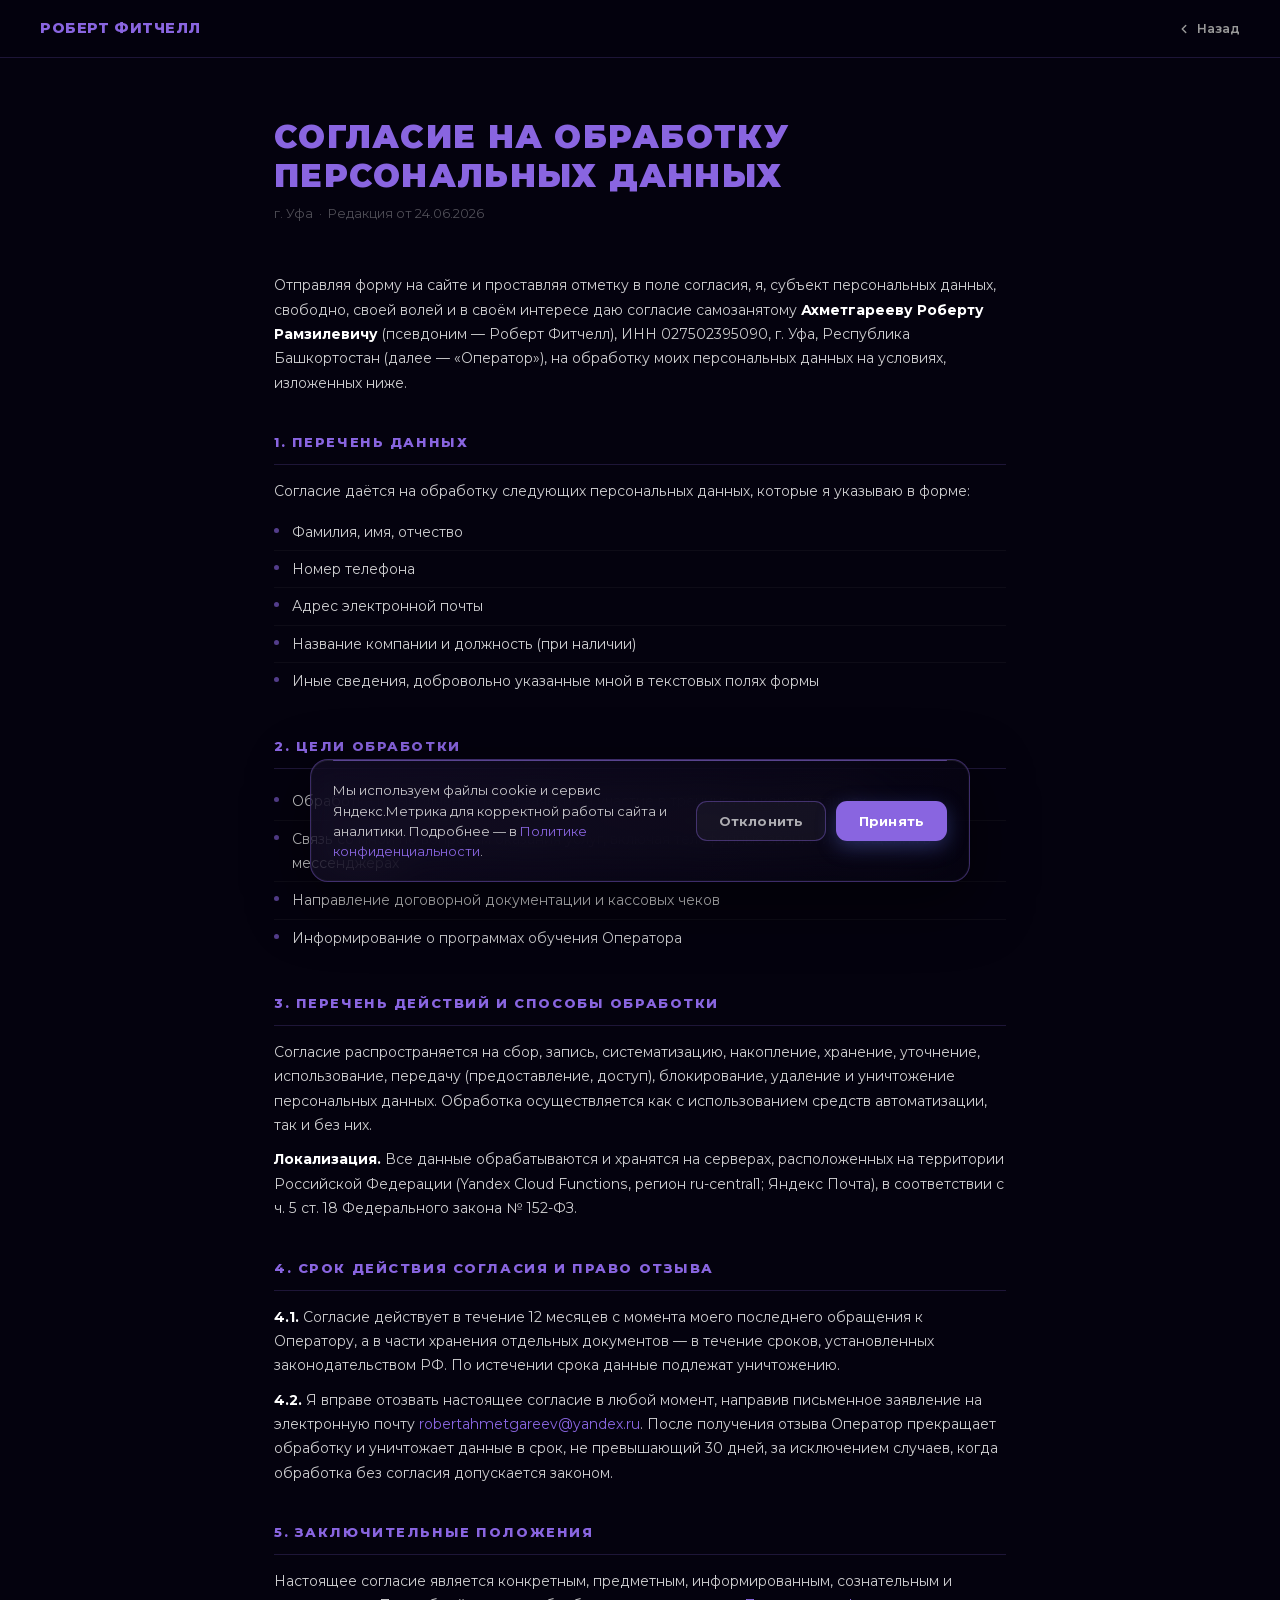
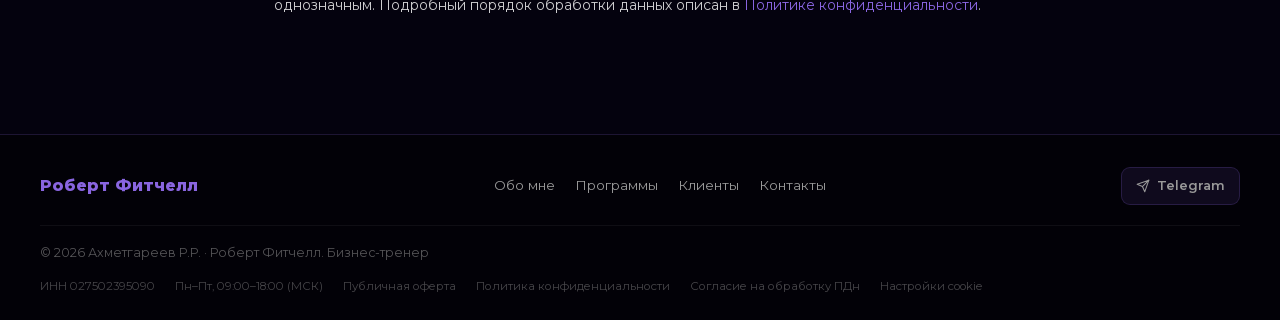
<file: soglasie.html>
<!DOCTYPE html>
<html lang="ru">
<head>
  <meta charset="UTF-8">
  <meta name="viewport" content="width=device-width, initial-scale=1.0">
  <title>Согласие на обработку персональных данных — Роберт Фитчелл</title>
    <meta name="description" content="Текст согласия, которое даёт посетитель при отправке заявки через формы сайта.">
    <meta property="og:type" content="website">
    <meta property="og:site_name" content="Роберт Фитчелл">
    <meta property="og:locale" content="ru_RU">
    <meta property="og:title" content="Согласие на обработку персональных данных">
    <meta property="og:description" content="Текст согласия, которое даёт посетитель при отправке заявки через формы сайта.">
    <meta property="og:url" content="https://robertfitchell.ru/soglasie.html">
    <meta property="og:image" content="https://robertfitchell.ru/photo.jpg">
    <meta name="twitter:card" content="summary_large_image">
    <link rel="canonical" href="https://robertfitchell.ru/soglasie.html">
  <link rel="icon" type="image/svg+xml" href="favicon.svg">
  <link rel="stylesheet" href="/fonts.css">
  <style>
    *, *::before, *::after { box-sizing: border-box; margin: 0; padding: 0; }
    :root { --gold:#8965e0; --text:#f0f0f0; --muted:#999999; --border:rgba(137,101,224,0.2); }
    body { font-family:'Montserrat',sans-serif; background:#04020e; color:var(--text); line-height:1.75; -webkit-font-smoothing:antialiased; }
    nav { position:sticky; top:0; z-index:100; background:rgba(4,2,14,0.92); backdrop-filter:blur(12px); border-bottom:1px solid var(--border); padding:16px 40px; display:flex; align-items:center; justify-content:space-between; }
    .nav-brand { font-size:0.9rem; font-weight:800; letter-spacing:0.04em; text-transform:uppercase; color:var(--gold); text-decoration:none; }
    .nav-back { font-size:0.78rem; font-weight:600; color:var(--muted); text-decoration:none; display:flex; align-items:center; gap:6px; transition:color 0.2s; }
    .nav-back:hover { color:var(--gold); }
    main { max-width:780px; margin:0 auto; padding:60px 24px 80px; }
    .doc-title { font-size:clamp(1.4rem,3vw,2rem); font-weight:900; text-transform:uppercase; letter-spacing:0.04em; line-height:1.2; margin-bottom:8px; color:var(--gold); }
    .doc-meta { font-size:0.8rem; color:rgba(255,255,255,0.3); margin-bottom:48px; }
    .doc-section { margin-bottom:36px; }
    .doc-section-title { font-size:0.82rem; font-weight:800; text-transform:uppercase; letter-spacing:0.12em; color:var(--gold); margin-bottom:14px; padding-bottom:10px; border-bottom:1px solid var(--border); }
    p.clause { font-size:0.87rem; color:rgba(240,240,240,0.85); margin-bottom:10px; }
    p.clause:last-child { margin-bottom:0; }
    p.clause strong { color:#fff; font-weight:700; }
    ul.clause-list { list-style:none; margin:8px 0 12px; padding:0; }
    ul.clause-list li { font-size:0.87rem; color:rgba(240,240,240,0.85); padding:6px 0 6px 18px; position:relative; border-bottom:1px solid rgba(255,255,255,0.04); }
    ul.clause-list li:last-child { border-bottom:none; }
    ul.clause-list li::before { content:''; position:absolute; left:0; top:14px; width:5px; height:5px; border-radius:50%; background:var(--gold); opacity:0.6; }
    a.inline { color:var(--gold); text-decoration:none; }
    footer { background: rgba(0,0,0,0.5); border-top: 1px solid var(--border); padding: 32px 40px 24px; overflow: hidden; }
    .footer-top { display:flex; align-items:center; justify-content:space-between; flex-wrap:wrap; gap:16px; margin-bottom:20px; }
    .footer-brand { font-size:1rem; font-weight:800; color:var(--gold); white-space:nowrap; }
    .footer-links { display:flex; gap:20px; align-items:center; flex-wrap:wrap; }
    .footer-links a { color:var(--muted); text-decoration:none; font-size:0.85rem; transition:color .2s; white-space:nowrap; }
    .footer-links a:hover { color:var(--gold); }
    .footer-socials { display:flex; gap:10px; align-items:center; flex-wrap:wrap; }
    .footer-social { display:inline-flex; align-items:center; gap:7px; background:rgba(137,101,224,0.1); border:1px solid var(--border); border-radius:9px; padding:7px 14px; color:var(--muted); font-size:0.8rem; font-weight:600; text-decoration:none; transition:background .2s,color .2s,border-color .2s; }
    .footer-social:hover { background:rgba(137,101,224,0.22); color:#fff; border-color:rgba(137,101,224,0.4); }
    .footer-bottom { display:flex; align-items:center; justify-content:space-between; flex-wrap:wrap; gap:12px; padding-top:16px; border-top:1px solid rgba(255,255,255,0.05); }
    .footer-copy { color:rgba(153,153,153,0.55); font-size:0.78rem; }
    .footer-legal { font-size:0.72rem; color:rgba(153,153,153,0.45); display:flex; gap:20px; flex-wrap:wrap; }
    .footer-legal a { color:rgba(153,153,153,0.45); text-decoration:none; transition:color .2s; }
    .footer-legal a:hover { color:var(--gold); }
    @media(max-width:600px){ footer{padding:24px 20px 20px;} .footer-top{flex-direction:column;align-items:flex-start;gap:14px;} .footer-bottom{flex-direction:column;align-items:flex-start;gap:8px;} }
    @media (max-width:480px) { nav { padding:14px 16px; } main { padding:40px 16px 60px; } }
  </style>
</head>
<body>

<nav>
  <a href="/" class="nav-brand">Роберт Фитчелл</a>
  <a href="/" class="nav-back">
    <svg width="14" height="14" viewBox="0 0 24 24" fill="none" stroke="currentColor" stroke-width="2.5" stroke-linecap="round" stroke-linejoin="round"><polyline points="15 18 9 12 15 6"/></svg>
    Назад
  </a>
</nav>

<main>
  <h1 class="doc-title">Согласие на обработку персональных данных</h1>
  <p class="doc-meta">г. Уфа &nbsp;·&nbsp; Редакция от 24.06.2026</p>

  <div class="doc-section">
    <p class="clause">Отправляя форму на сайте и проставляя отметку в поле согласия, я, субъект персональных данных, свободно, своей волей и в своём интересе даю согласие самозанятому <strong>Ахметгарееву Роберту Рамзилевичу</strong> (псевдоним — Роберт Фитчелл), ИНН 027502395090, г. Уфа, Республика Башкортостан (далее — «Оператор»), на обработку моих персональных данных на условиях, изложенных ниже.</p>
  </div>

  <div class="doc-section">
    <div class="doc-section-title">1. Перечень данных</div>
    <p class="clause">Согласие даётся на обработку следующих персональных данных, которые я указываю в форме:</p>
    <ul class="clause-list">
      <li>Фамилия, имя, отчество</li>
      <li>Номер телефона</li>
      <li>Адрес электронной почты</li>
      <li>Название компании и должность (при наличии)</li>
      <li>Иные сведения, добровольно указанные мной в текстовых полях формы</li>
    </ul>
  </div>

  <div class="doc-section">
    <div class="doc-section-title">2. Цели обработки</div>
    <ul class="clause-list">
      <li>Обработка и выполнение моей заявки на участие в тренингах и консультациях</li>
      <li>Связь со мной по вопросам оказания услуг, включая телефонные звонки и сообщения в мессенджерах</li>
      <li>Направление договорной документации и кассовых чеков</li>
      <li>Информирование о программах обучения Оператора</li>
    </ul>
  </div>

  <div class="doc-section">
    <div class="doc-section-title">3. Перечень действий и способы обработки</div>
    <p class="clause">Согласие распространяется на сбор, запись, систематизацию, накопление, хранение, уточнение, использование, передачу (предоставление, доступ), блокирование, удаление и уничтожение персональных данных. Обработка осуществляется как с использованием средств автоматизации, так и без них.</p>
    <p class="clause"><strong>Локализация.</strong> Все данные обрабатываются и хранятся на серверах, расположенных на территории Российской Федерации (Yandex Cloud Functions, регион ru-central1; Яндекс Почта), в соответствии с ч. 5 ст. 18 Федерального закона № 152-ФЗ.</p>
  </div>

  <div class="doc-section">
    <div class="doc-section-title">4. Срок действия согласия и право отзыва</div>
    <p class="clause"><strong>4.1.</strong> Согласие действует в течение 12 месяцев с момента моего последнего обращения к Оператору, а в части хранения отдельных документов — в течение сроков, установленных законодательством РФ. По истечении срока данные подлежат уничтожению.</p>
    <p class="clause"><strong>4.2.</strong> Я вправе отозвать настоящее согласие в любой момент, направив письменное заявление на электронную почту <a class="inline" href="mailto:robertahmetgareev@yandex.ru">robertahmetgareev@yandex.ru</a>. После получения отзыва Оператор прекращает обработку и уничтожает данные в срок, не превышающий 30 дней, за исключением случаев, когда обработка без согласия допускается законом.</p>
  </div>

  <div class="doc-section">
    <div class="doc-section-title">5. Заключительные положения</div>
    <p class="clause">Настоящее согласие является конкретным, предметным, информированным, сознательным и однозначным. Подробный порядок обработки данных описан в <a class="inline" href="/privacy.html">Политике конфиденциальности</a>.</p>
  </div>
</main>

<footer>
    <div class="footer-top">
        <div class="footer-brand">Роберт Фитчелл</div>
        <div class="footer-links">
            <a href="/#about">Обо мне</a>
            <a href="/#programs">Программы</a>
            <a href="/#clients">Клиенты</a>
            <a href="/#contact">Контакты</a>
        </div>
        <div class="footer-socials">
            <a href="https://t.me/Fitchell" class="footer-social" target="_blank" rel="noopener">
                <svg width="14" height="14" viewBox="0 0 24 24" fill="none" stroke="currentColor" stroke-width="1.8" stroke-linecap="round" stroke-linejoin="round"><path d="M22 2L11 13"/><path d="M22 2L15 22l-4-9-9-4 20-7z"/></svg>
                Telegram
            </a>
        </div>
    </div>
    <div class="footer-bottom">
        <div class="footer-copy">© 2026 Ахметгареев Р.Р. · Роберт Фитчелл. Бизнес-тренер</div>
        <div class="footer-legal">
            <span>ИНН 027502395090</span>
            <span>Пн–Пт, 09:00–18:00 (МСК)</span>
            <a href="/oferta.html">Публичная оферта</a>
            <a href="/privacy.html">Политика конфиденциальности</a>
            <a href="/soglasie.html">Согласие на обработку ПДн</a>
            <a href="#cookie-settings" data-cookie-settings>Настройки cookie</a>
        </div>
    </div>
</footer>

<script src="/cookie-consent.js?v=20260831" defer></script>
</body>
</html>
</file>
<file: fonts.css>
@font-face{font-family:'Montserrat';font-style:normal;font-weight:300;font-display:swap;src:url('/fonts/montserrat-300-cyrillic-ext.woff2') format('woff2');unicode-range:U+0460-052F, U+1C80-1C8A, U+20B4, U+2DE0-2DFF, U+A640-A69F, U+FE2E-FE2F;}
@font-face{font-family:'Montserrat';font-style:normal;font-weight:300;font-display:swap;src:url('/fonts/montserrat-300-cyrillic.woff2') format('woff2');unicode-range:U+0301, U+0400-045F, U+0490-0491, U+04B0-04B1, U+2116;}
@font-face{font-family:'Montserrat';font-style:normal;font-weight:300;font-display:swap;src:url('/fonts/montserrat-300-latin-ext.woff2') format('woff2');unicode-range:U+0100-02BA, U+02BD-02C5, U+02C7-02CC, U+02CE-02D7, U+02DD-02FF, U+0304, U+0308, U+0329, U+1D00-1DBF, U+1E00-1E9F, U+1EF2-1EFF, U+2020, U+20A0-20AB, U+20AD-20C0, U+2113, U+2C60-2C7F, U+A720-A7FF;}
@font-face{font-family:'Montserrat';font-style:normal;font-weight:300;font-display:swap;src:url('/fonts/montserrat-300-latin.woff2') format('woff2');unicode-range:U+0000-00FF, U+0131, U+0152-0153, U+02BB-02BC, U+02C6, U+02DA, U+02DC, U+0304, U+0308, U+0329, U+2000-206F, U+20AC, U+2122, U+2191, U+2193, U+2212, U+2215, U+FEFF, U+FFFD;}
@font-face{font-family:'Montserrat';font-style:normal;font-weight:400;font-display:swap;src:url('/fonts/montserrat-400-cyrillic-ext.woff2') format('woff2');unicode-range:U+0460-052F, U+1C80-1C8A, U+20B4, U+2DE0-2DFF, U+A640-A69F, U+FE2E-FE2F;}
@font-face{font-family:'Montserrat';font-style:normal;font-weight:400;font-display:swap;src:url('/fonts/montserrat-400-cyrillic.woff2') format('woff2');unicode-range:U+0301, U+0400-045F, U+0490-0491, U+04B0-04B1, U+2116;}
@font-face{font-family:'Montserrat';font-style:normal;font-weight:400;font-display:swap;src:url('/fonts/montserrat-400-latin-ext.woff2') format('woff2');unicode-range:U+0100-02BA, U+02BD-02C5, U+02C7-02CC, U+02CE-02D7, U+02DD-02FF, U+0304, U+0308, U+0329, U+1D00-1DBF, U+1E00-1E9F, U+1EF2-1EFF, U+2020, U+20A0-20AB, U+20AD-20C0, U+2113, U+2C60-2C7F, U+A720-A7FF;}
@font-face{font-family:'Montserrat';font-style:normal;font-weight:400;font-display:swap;src:url('/fonts/montserrat-400-latin.woff2') format('woff2');unicode-range:U+0000-00FF, U+0131, U+0152-0153, U+02BB-02BC, U+02C6, U+02DA, U+02DC, U+0304, U+0308, U+0329, U+2000-206F, U+20AC, U+2122, U+2191, U+2193, U+2212, U+2215, U+FEFF, U+FFFD;}
@font-face{font-family:'Montserrat';font-style:normal;font-weight:500;font-display:swap;src:url('/fonts/montserrat-500-cyrillic-ext.woff2') format('woff2');unicode-range:U+0460-052F, U+1C80-1C8A, U+20B4, U+2DE0-2DFF, U+A640-A69F, U+FE2E-FE2F;}
@font-face{font-family:'Montserrat';font-style:normal;font-weight:500;font-display:swap;src:url('/fonts/montserrat-500-cyrillic.woff2') format('woff2');unicode-range:U+0301, U+0400-045F, U+0490-0491, U+04B0-04B1, U+2116;}
@font-face{font-family:'Montserrat';font-style:normal;font-weight:500;font-display:swap;src:url('/fonts/montserrat-500-latin-ext.woff2') format('woff2');unicode-range:U+0100-02BA, U+02BD-02C5, U+02C7-02CC, U+02CE-02D7, U+02DD-02FF, U+0304, U+0308, U+0329, U+1D00-1DBF, U+1E00-1E9F, U+1EF2-1EFF, U+2020, U+20A0-20AB, U+20AD-20C0, U+2113, U+2C60-2C7F, U+A720-A7FF;}
@font-face{font-family:'Montserrat';font-style:normal;font-weight:500;font-display:swap;src:url('/fonts/montserrat-500-latin.woff2') format('woff2');unicode-range:U+0000-00FF, U+0131, U+0152-0153, U+02BB-02BC, U+02C6, U+02DA, U+02DC, U+0304, U+0308, U+0329, U+2000-206F, U+20AC, U+2122, U+2191, U+2193, U+2212, U+2215, U+FEFF, U+FFFD;}
@font-face{font-family:'Montserrat';font-style:normal;font-weight:600;font-display:swap;src:url('/fonts/montserrat-600-cyrillic-ext.woff2') format('woff2');unicode-range:U+0460-052F, U+1C80-1C8A, U+20B4, U+2DE0-2DFF, U+A640-A69F, U+FE2E-FE2F;}
@font-face{font-family:'Montserrat';font-style:normal;font-weight:600;font-display:swap;src:url('/fonts/montserrat-600-cyrillic.woff2') format('woff2');unicode-range:U+0301, U+0400-045F, U+0490-0491, U+04B0-04B1, U+2116;}
@font-face{font-family:'Montserrat';font-style:normal;font-weight:600;font-display:swap;src:url('/fonts/montserrat-600-latin-ext.woff2') format('woff2');unicode-range:U+0100-02BA, U+02BD-02C5, U+02C7-02CC, U+02CE-02D7, U+02DD-02FF, U+0304, U+0308, U+0329, U+1D00-1DBF, U+1E00-1E9F, U+1EF2-1EFF, U+2020, U+20A0-20AB, U+20AD-20C0, U+2113, U+2C60-2C7F, U+A720-A7FF;}
@font-face{font-family:'Montserrat';font-style:normal;font-weight:600;font-display:swap;src:url('/fonts/montserrat-600-latin.woff2') format('woff2');unicode-range:U+0000-00FF, U+0131, U+0152-0153, U+02BB-02BC, U+02C6, U+02DA, U+02DC, U+0304, U+0308, U+0329, U+2000-206F, U+20AC, U+2122, U+2191, U+2193, U+2212, U+2215, U+FEFF, U+FFFD;}
@font-face{font-family:'Montserrat';font-style:normal;font-weight:700;font-display:swap;src:url('/fonts/montserrat-700-cyrillic-ext.woff2') format('woff2');unicode-range:U+0460-052F, U+1C80-1C8A, U+20B4, U+2DE0-2DFF, U+A640-A69F, U+FE2E-FE2F;}
@font-face{font-family:'Montserrat';font-style:normal;font-weight:700;font-display:swap;src:url('/fonts/montserrat-700-cyrillic.woff2') format('woff2');unicode-range:U+0301, U+0400-045F, U+0490-0491, U+04B0-04B1, U+2116;}
@font-face{font-family:'Montserrat';font-style:normal;font-weight:700;font-display:swap;src:url('/fonts/montserrat-700-latin-ext.woff2') format('woff2');unicode-range:U+0100-02BA, U+02BD-02C5, U+02C7-02CC, U+02CE-02D7, U+02DD-02FF, U+0304, U+0308, U+0329, U+1D00-1DBF, U+1E00-1E9F, U+1EF2-1EFF, U+2020, U+20A0-20AB, U+20AD-20C0, U+2113, U+2C60-2C7F, U+A720-A7FF;}
@font-face{font-family:'Montserrat';font-style:normal;font-weight:700;font-display:swap;src:url('/fonts/montserrat-700-latin.woff2') format('woff2');unicode-range:U+0000-00FF, U+0131, U+0152-0153, U+02BB-02BC, U+02C6, U+02DA, U+02DC, U+0304, U+0308, U+0329, U+2000-206F, U+20AC, U+2122, U+2191, U+2193, U+2212, U+2215, U+FEFF, U+FFFD;}
@font-face{font-family:'Montserrat';font-style:normal;font-weight:800;font-display:swap;src:url('/fonts/montserrat-800-cyrillic-ext.woff2') format('woff2');unicode-range:U+0460-052F, U+1C80-1C8A, U+20B4, U+2DE0-2DFF, U+A640-A69F, U+FE2E-FE2F;}
@font-face{font-family:'Montserrat';font-style:normal;font-weight:800;font-display:swap;src:url('/fonts/montserrat-800-cyrillic.woff2') format('woff2');unicode-range:U+0301, U+0400-045F, U+0490-0491, U+04B0-04B1, U+2116;}
@font-face{font-family:'Montserrat';font-style:normal;font-weight:800;font-display:swap;src:url('/fonts/montserrat-800-latin-ext.woff2') format('woff2');unicode-range:U+0100-02BA, U+02BD-02C5, U+02C7-02CC, U+02CE-02D7, U+02DD-02FF, U+0304, U+0308, U+0329, U+1D00-1DBF, U+1E00-1E9F, U+1EF2-1EFF, U+2020, U+20A0-20AB, U+20AD-20C0, U+2113, U+2C60-2C7F, U+A720-A7FF;}
@font-face{font-family:'Montserrat';font-style:normal;font-weight:800;font-display:swap;src:url('/fonts/montserrat-800-latin.woff2') format('woff2');unicode-range:U+0000-00FF, U+0131, U+0152-0153, U+02BB-02BC, U+02C6, U+02DA, U+02DC, U+0304, U+0308, U+0329, U+2000-206F, U+20AC, U+2122, U+2191, U+2193, U+2212, U+2215, U+FEFF, U+FFFD;}
@font-face{font-family:'Montserrat';font-style:normal;font-weight:900;font-display:swap;src:url('/fonts/montserrat-900-cyrillic-ext.woff2') format('woff2');unicode-range:U+0460-052F, U+1C80-1C8A, U+20B4, U+2DE0-2DFF, U+A640-A69F, U+FE2E-FE2F;}
@font-face{font-family:'Montserrat';font-style:normal;font-weight:900;font-display:swap;src:url('/fonts/montserrat-900-cyrillic.woff2') format('woff2');unicode-range:U+0301, U+0400-045F, U+0490-0491, U+04B0-04B1, U+2116;}
@font-face{font-family:'Montserrat';font-style:normal;font-weight:900;font-display:swap;src:url('/fonts/montserrat-900-latin-ext.woff2') format('woff2');unicode-range:U+0100-02BA, U+02BD-02C5, U+02C7-02CC, U+02CE-02D7, U+02DD-02FF, U+0304, U+0308, U+0329, U+1D00-1DBF, U+1E00-1E9F, U+1EF2-1EFF, U+2020, U+20A0-20AB, U+20AD-20C0, U+2113, U+2C60-2C7F, U+A720-A7FF;}
@font-face{font-family:'Montserrat';font-style:normal;font-weight:900;font-display:swap;src:url('/fonts/montserrat-900-latin.woff2') format('woff2');unicode-range:U+0000-00FF, U+0131, U+0152-0153, U+02BB-02BC, U+02C6, U+02DA, U+02DC, U+0304, U+0308, U+0329, U+2000-206F, U+20AC, U+2122, U+2191, U+2193, U+2212, U+2215, U+FEFF, U+FFFD;}
@font-face{font-family:'Inter';font-style:normal;font-weight:300;font-display:swap;src:url('/fonts/inter-300-cyrillic-ext.woff2') format('woff2');unicode-range:U+0460-052F, U+1C80-1C8A, U+20B4, U+2DE0-2DFF, U+A640-A69F, U+FE2E-FE2F;}
@font-face{font-family:'Inter';font-style:normal;font-weight:300;font-display:swap;src:url('/fonts/inter-300-cyrillic.woff2') format('woff2');unicode-range:U+0301, U+0400-045F, U+0490-0491, U+04B0-04B1, U+2116;}
@font-face{font-family:'Inter';font-style:normal;font-weight:300;font-display:swap;src:url('/fonts/inter-300-latin-ext.woff2') format('woff2');unicode-range:U+0100-02BA, U+02BD-02C5, U+02C7-02CC, U+02CE-02D7, U+02DD-02FF, U+0304, U+0308, U+0329, U+1D00-1DBF, U+1E00-1E9F, U+1EF2-1EFF, U+2020, U+20A0-20AB, U+20AD-20C0, U+2113, U+2C60-2C7F, U+A720-A7FF;}
@font-face{font-family:'Inter';font-style:normal;font-weight:300;font-display:swap;src:url('/fonts/inter-300-latin.woff2') format('woff2');unicode-range:U+0000-00FF, U+0131, U+0152-0153, U+02BB-02BC, U+02C6, U+02DA, U+02DC, U+0304, U+0308, U+0329, U+2000-206F, U+20AC, U+2122, U+2191, U+2193, U+2212, U+2215, U+FEFF, U+FFFD;}
@font-face{font-family:'Inter';font-style:normal;font-weight:400;font-display:swap;src:url('/fonts/inter-400-cyrillic-ext.woff2') format('woff2');unicode-range:U+0460-052F, U+1C80-1C8A, U+20B4, U+2DE0-2DFF, U+A640-A69F, U+FE2E-FE2F;}
@font-face{font-family:'Inter';font-style:normal;font-weight:400;font-display:swap;src:url('/fonts/inter-400-cyrillic.woff2') format('woff2');unicode-range:U+0301, U+0400-045F, U+0490-0491, U+04B0-04B1, U+2116;}
@font-face{font-family:'Inter';font-style:normal;font-weight:400;font-display:swap;src:url('/fonts/inter-400-latin-ext.woff2') format('woff2');unicode-range:U+0100-02BA, U+02BD-02C5, U+02C7-02CC, U+02CE-02D7, U+02DD-02FF, U+0304, U+0308, U+0329, U+1D00-1DBF, U+1E00-1E9F, U+1EF2-1EFF, U+2020, U+20A0-20AB, U+20AD-20C0, U+2113, U+2C60-2C7F, U+A720-A7FF;}
@font-face{font-family:'Inter';font-style:normal;font-weight:400;font-display:swap;src:url('/fonts/inter-400-latin.woff2') format('woff2');unicode-range:U+0000-00FF, U+0131, U+0152-0153, U+02BB-02BC, U+02C6, U+02DA, U+02DC, U+0304, U+0308, U+0329, U+2000-206F, U+20AC, U+2122, U+2191, U+2193, U+2212, U+2215, U+FEFF, U+FFFD;}
@font-face{font-family:'Inter';font-style:normal;font-weight:500;font-display:swap;src:url('/fonts/inter-500-cyrillic-ext.woff2') format('woff2');unicode-range:U+0460-052F, U+1C80-1C8A, U+20B4, U+2DE0-2DFF, U+A640-A69F, U+FE2E-FE2F;}
@font-face{font-family:'Inter';font-style:normal;font-weight:500;font-display:swap;src:url('/fonts/inter-500-cyrillic.woff2') format('woff2');unicode-range:U+0301, U+0400-045F, U+0490-0491, U+04B0-04B1, U+2116;}
@font-face{font-family:'Inter';font-style:normal;font-weight:500;font-display:swap;src:url('/fonts/inter-500-latin-ext.woff2') format('woff2');unicode-range:U+0100-02BA, U+02BD-02C5, U+02C7-02CC, U+02CE-02D7, U+02DD-02FF, U+0304, U+0308, U+0329, U+1D00-1DBF, U+1E00-1E9F, U+1EF2-1EFF, U+2020, U+20A0-20AB, U+20AD-20C0, U+2113, U+2C60-2C7F, U+A720-A7FF;}
@font-face{font-family:'Inter';font-style:normal;font-weight:500;font-display:swap;src:url('/fonts/inter-500-latin.woff2') format('woff2');unicode-range:U+0000-00FF, U+0131, U+0152-0153, U+02BB-02BC, U+02C6, U+02DA, U+02DC, U+0304, U+0308, U+0329, U+2000-206F, U+20AC, U+2122, U+2191, U+2193, U+2212, U+2215, U+FEFF, U+FFFD;}
@font-face{font-family:'Inter';font-style:normal;font-weight:600;font-display:swap;src:url('/fonts/inter-600-cyrillic-ext.woff2') format('woff2');unicode-range:U+0460-052F, U+1C80-1C8A, U+20B4, U+2DE0-2DFF, U+A640-A69F, U+FE2E-FE2F;}
@font-face{font-family:'Inter';font-style:normal;font-weight:600;font-display:swap;src:url('/fonts/inter-600-cyrillic.woff2') format('woff2');unicode-range:U+0301, U+0400-045F, U+0490-0491, U+04B0-04B1, U+2116;}
@font-face{font-family:'Inter';font-style:normal;font-weight:600;font-display:swap;src:url('/fonts/inter-600-latin-ext.woff2') format('woff2');unicode-range:U+0100-02BA, U+02BD-02C5, U+02C7-02CC, U+02CE-02D7, U+02DD-02FF, U+0304, U+0308, U+0329, U+1D00-1DBF, U+1E00-1E9F, U+1EF2-1EFF, U+2020, U+20A0-20AB, U+20AD-20C0, U+2113, U+2C60-2C7F, U+A720-A7FF;}
@font-face{font-family:'Inter';font-style:normal;font-weight:600;font-display:swap;src:url('/fonts/inter-600-latin.woff2') format('woff2');unicode-range:U+0000-00FF, U+0131, U+0152-0153, U+02BB-02BC, U+02C6, U+02DA, U+02DC, U+0304, U+0308, U+0329, U+2000-206F, U+20AC, U+2122, U+2191, U+2193, U+2212, U+2215, U+FEFF, U+FFFD;}
@font-face{font-family:'Inter';font-style:normal;font-weight:700;font-display:swap;src:url('/fonts/inter-700-cyrillic-ext.woff2') format('woff2');unicode-range:U+0460-052F, U+1C80-1C8A, U+20B4, U+2DE0-2DFF, U+A640-A69F, U+FE2E-FE2F;}
@font-face{font-family:'Inter';font-style:normal;font-weight:700;font-display:swap;src:url('/fonts/inter-700-cyrillic.woff2') format('woff2');unicode-range:U+0301, U+0400-045F, U+0490-0491, U+04B0-04B1, U+2116;}
@font-face{font-family:'Inter';font-style:normal;font-weight:700;font-display:swap;src:url('/fonts/inter-700-latin-ext.woff2') format('woff2');unicode-range:U+0100-02BA, U+02BD-02C5, U+02C7-02CC, U+02CE-02D7, U+02DD-02FF, U+0304, U+0308, U+0329, U+1D00-1DBF, U+1E00-1E9F, U+1EF2-1EFF, U+2020, U+20A0-20AB, U+20AD-20C0, U+2113, U+2C60-2C7F, U+A720-A7FF;}
@font-face{font-family:'Inter';font-style:normal;font-weight:700;font-display:swap;src:url('/fonts/inter-700-latin.woff2') format('woff2');unicode-range:U+0000-00FF, U+0131, U+0152-0153, U+02BB-02BC, U+02C6, U+02DA, U+02DC, U+0304, U+0308, U+0329, U+2000-206F, U+20AC, U+2122, U+2191, U+2193, U+2212, U+2215, U+FEFF, U+FFFD;}
</file>
